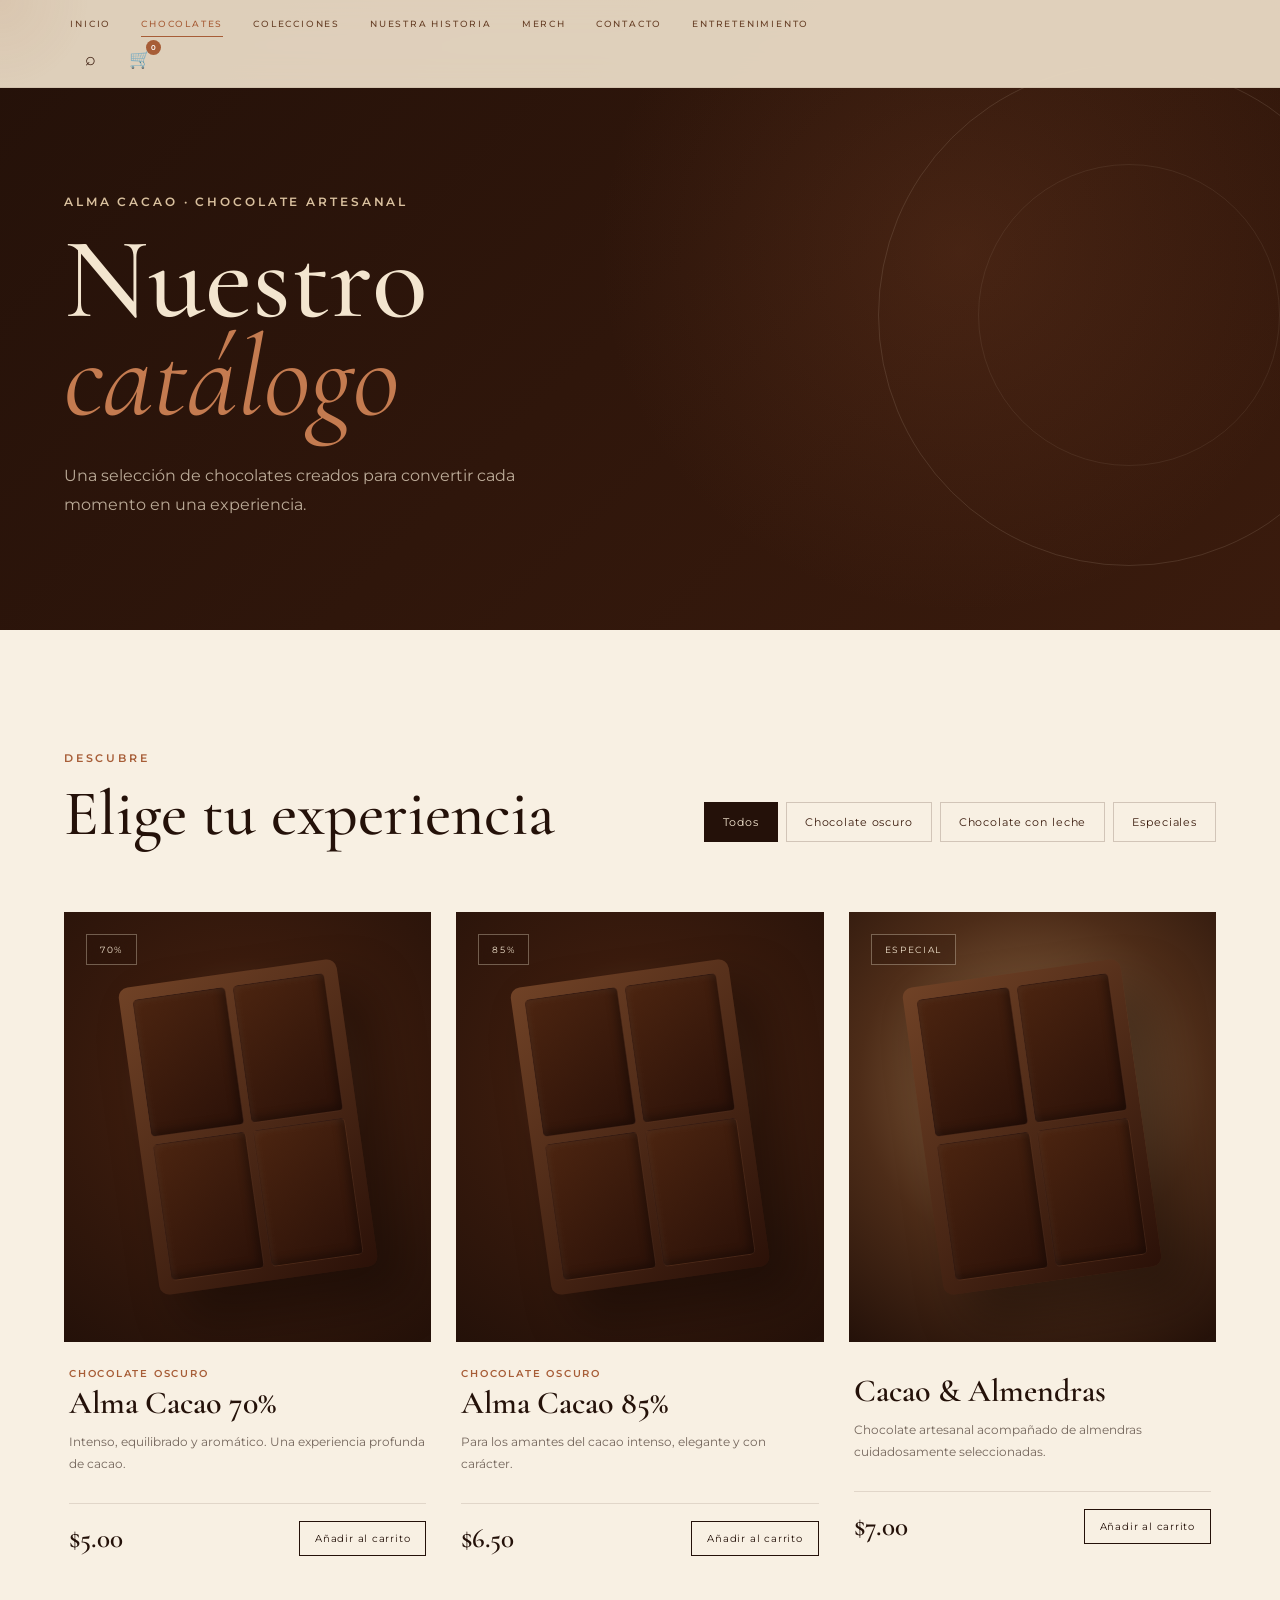
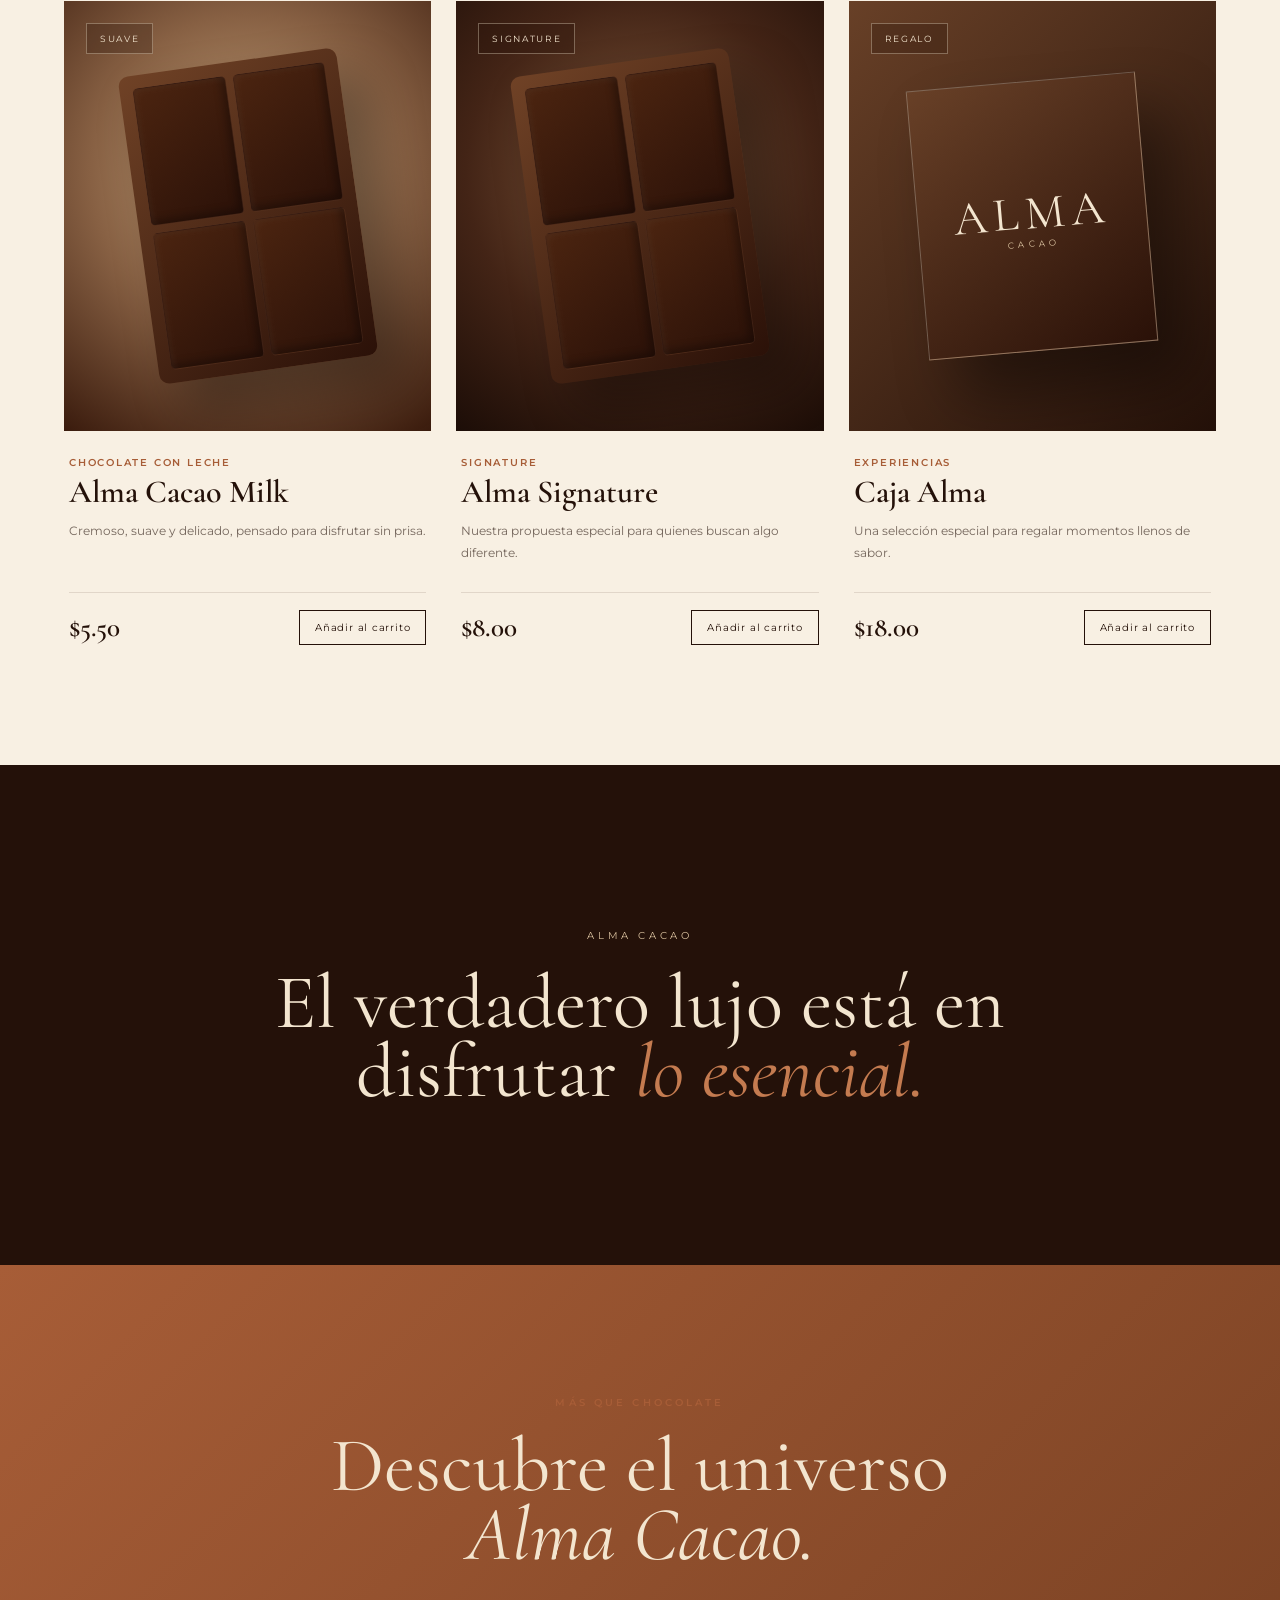
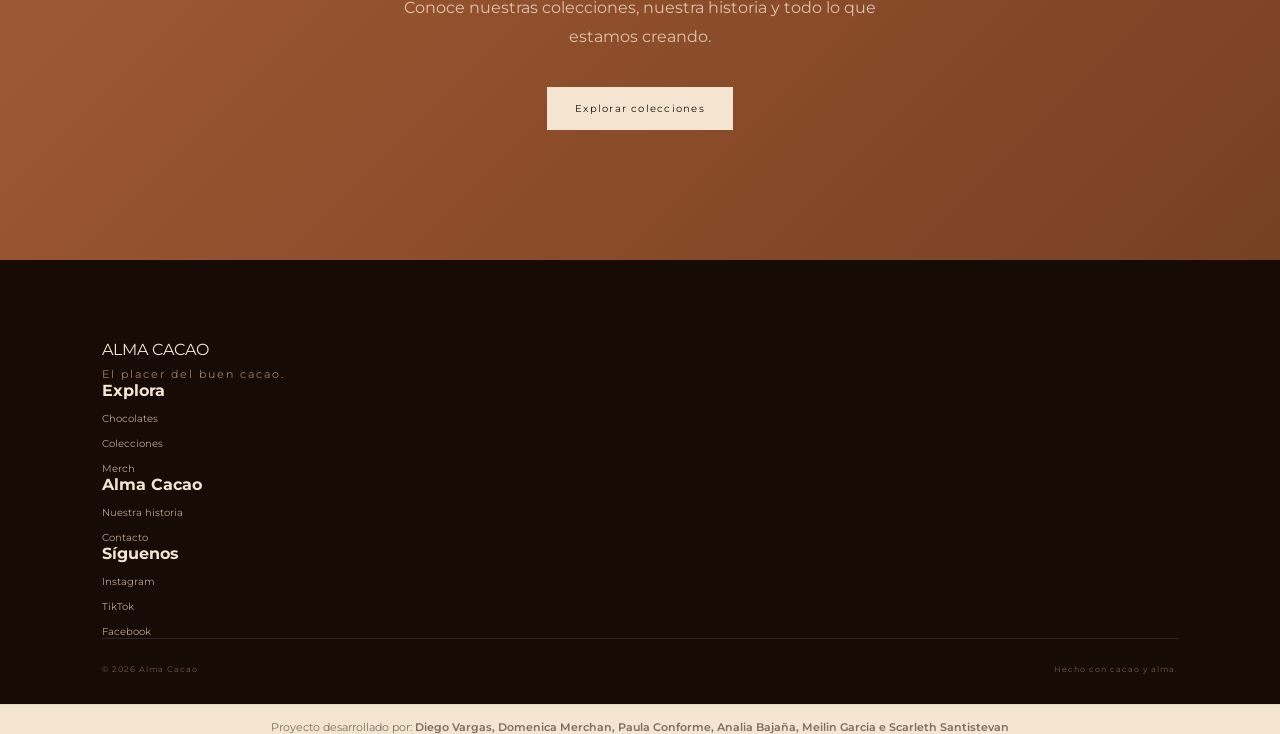
<file: Catalogo.html>
<!DOCTYPE html>
<html lang="es">

<head>

    <meta charset="UTF-8">

    <meta
        name="viewport"
        content="width=device-width, initial-scale=1.0"
    >

    <title>Catálogo | Alma Cacao</title>

    <meta
        name="description"
        content="Descubre el catálogo de chocolates Alma Cacao."
    >

    <link rel="preconnect" href="https://fonts.googleapis.com">

    <link rel="preconnect"
          href="https://fonts.gstatic.com"
          crossorigin>

    <link
        href="https://fonts.googleapis.com/css2?family=Cormorant+Garamond:wght@400;500;600;700&family=Montserrat:wght@300;400;500;600;700&display=swap"
        rel="stylesheet"
    >


    <link rel="stylesheet" href="Style.css">
</head>


<body>


<div class="cursor-glow"></div>

<header class="navbar">

    <div class="nav-container">

        <a href="index.html" class="logo">

        </a>

         <nav class="desktop-menu">
         <a href="index.html">Inicio</a>
         <a href="Catalogo.html" class="active">Chocolates</a>       
         <a href="colecciones.html">Colecciones</a>
         <a href="historia.html">Nuestra historia</a>
         <a href="merch.html">Merch</a>
        <a href="contacto.html">Contacto</a>
        <a href="juego.html">Entretenimiento</a>
    </nav>

        <div class="nav-actions">
        <button class="nav-icon" onclick="openSearch()" aria-label="Buscar">⌕</button>
        
        <button class="nav-icon cart-trigger" onclick="openCart()" aria-label="Carrito">
            🛒 <span id="cart-count">0</span>
        </button>

        <button class="menu-button" onclick="toggleMenu()" aria-label="Menú">
            <span></span>
            <span></span>
            <span></span>
        </button>
    </div>


    <div
        class="mobile-menu"
        id="mobile-menu"
    >

        <a href="index.html">
 
        </a>

        <a href="Catalogo.html">
 
        </a>

        <a href="colecciones.html">
 
        </a>

        <a href="historia.html">
 
       </a>

        <a href="merch.html">
 
        </a>

        <a href="contacto.html">
         </a>

    </div>

</header>

<section class="catalog-hero">

    <div class="catalog-hero-content">

        <span class="eyebrow">
            ALMA CACAO · CHOCOLATE ARTESANAL
        </span>

        <h1>
            Nuestro
            <em>catálogo</em>
        </h1>

        <p>
            Una selección de chocolates creados para
            convertir cada momento en una experiencia.
        </p>

    </div>

</section>




<section class="catalog-section">

    <div class="catalog-top">

        <div>

            <span class="eyebrow">
                DESCUBRE
            </span>

            <h2>
                Elige tu experiencia
            </h2>

        </div>


        <div class="catalog-filters">

            <button
                class="filter-btn active"
                onclick="filterProducts('all', this)"
            >
                Todos
            </button>

            <button
                class="filter-btn"
                onclick="filterProducts('dark', this)"
            >
                Chocolate oscuro
            </button>

            <button
                class="filter-btn"
                onclick="filterProducts('milk', this)"
            >
                Chocolate con leche
            </button>

            <button
                class="filter-btn"
                onclick="filterProducts('special', this)"
            >
                Especiales
            </button>

        </div>

    </div>


    <div class="catalog-grid" id="catalog-grid">



        <article
            class="catalog-product"
            data-category="dark"
        >

            <div class="product-visual product-dark">

                <span class="product-label">
                    70%
                </span>

                <div class="chocolate-bar">

                    <div></div>
                    <div></div>
                    <div></div>
                    <div></div>

                </div>

            </div>


            <div class="catalog-product-info">

                <span class="product-category">
                    CHOCOLATE OSCURO
                </span>

                <h3>
                    Alma Cacao 70%
                </h3>

                <p>
                    Intenso, equilibrado y aromático.
                    Una experiencia profunda de cacao.
                </p>


                <div class="product-bottom">

                    <strong>
                        $5.00
                    </strong>

                    <button
                        onclick="addToCart('Alma Cacao 70%', 5)"
                    >
                        Añadir al carrito
                    </button>

                </div>

            </div>

        </article>




        <article
            class="catalog-product"
            data-category="dark"
        >

            <div class="product-visual product-dark">

                <span class="product-label">
                    85%
                </span>

                <div class="chocolate-bar">

                    <div></div>
                    <div></div>
                    <div></div>
                    <div></div>

                </div>

            </div>


            <div class="catalog-product-info">

                <span class="product-category">
                    CHOCOLATE OSCURO
                </span>

                <h3>
                    Alma Cacao 85%
                </h3>

                <p>
                    Para los amantes del cacao intenso,
                    elegante y con carácter.
                </p>


                <div class="product-bottom">

                    <strong>
                        $6.50
                    </strong>

                    <button
                        onclick="addToCart('Alma Cacao 85%', 6.5)"
                    >
                        Añadir al carrito
                    </button>

                </div>

            </div>

        </article>





        <article
            class="catalog-product"
            data-category="special"
        >

            <div class="product-visual product-almond">

                <span class="product-label">
                    ESPECIAL
                </span>

                <div class="chocolate-bar">

                    <div></div>
                    <div></div>
                    <div></div>
                    <div></div>

                </div>

            </div>


            <div class="catalog-product-info">

                <span class="product-category">
                </span>

                <h3>
                   Cacao & Almendras
                </h3>

                <p>
                    Chocolate artesanal acompañado
                    de almendras cuidadosamente seleccionadas.
                </p>


                <div class="product-bottom">

                    <strong>
                        $7.00
                    </strong>

                    <button
                        onclick="addToCart('Cacao & Almendras', 7)"
                    >
                        Añadir al carrito
                    </button>

                </div>

            </div>

        </article>




        <article
           class="catalog-product"
            data-category="milk"
        >

            <div class="product-visual product-milk">

                <span class="product-label">
                    SUAVE
                </span>

                <div class="chocolate-bar">

                    <div></div>
                    <div></div>
                    <div></div>
                    <div></div>

                </div>

            </div>


            <div class="catalog-product-info">

                <span class="product-category">
                    CHOCOLATE CON LECHE
                </span>

                <h3>
                    Alma Cacao Milk
                </h3>

                <p>
                    Cremoso, suave y delicado,
                    pensado para disfrutar sin prisa.
                </p>


                <div class="product-bottom">

                    <strong>
                        $5.50
                    </strong>

                    <button
                        onclick="addToCart('Alma Cacao Milk', 5.5)"
                    >
                        Añadir al carrito
                    </button>

                </div>

            </div>

        </article>




        <article
            class="catalog-product"
            data-category="special"
        >

            <div class="product-visual product-special">

                <span class="product-label">
                    SIGNATURE
                </span>

                <div class="chocolate-bar">

                    <div></div>
                    <div></div>
                    <div></div>
                    <div></div>

                </div>

            </div>


            <div class="catalog-product-info">

                <span class="product-category">
                    SIGNATURE
                </span>

                <h3>
                    Alma Signature
                </h3>

                <p>
                    Nuestra propuesta especial para
                    quienes buscan algo diferente.
                </p>


                <div class="product-bottom">

                    <strong>
                        $8.00
                    </strong>

                    <button
                        onclick="addToCart('Alma Signature', 8)"
                    >
                        Añadir al carrito
                    </button>

                </div>

            </div>

        </article>




        <article
            class="catalog-product"
            data-category="special"
        >

            <div class="product-visual product-gift">

                <span class="product-label">
                    REGALO
                </span>

                <div class="chocolate-box">

                    <span>
                        ALMA
                    </span>

                    <small>
                        CACAO
                    </small>

                </div>

            </div>


            <div class="catalog-product-info">

                <span class="product-category">
                    EXPERIENCIAS
                </span>

                <h3>
                    Caja Alma
                </h3>

                <p>
                    Una selección especial para regalar
                    momentos llenos de sabor.
                </p>


                <div class="product-bottom">

                    <strong>
                        $18.00
                    </strong>

                    <button
                        onclick="addToCart('Caja Alma', 18)"
                    >
                        Añadir al carrito
                    </button>

                </div>

            </div>

        </article>

    </div>

</section>




<section class="catalog-quote">

    <div>

        <span>
            ALMA CACAO
        </span>

        <h2>
            El verdadero lujo
            está en disfrutar
            <em>lo esencial.</em>
        </h2>

    </div>

</section>



<section class="catalog-cta">

    <div>

        <span class="eyebrow">
            MÁS QUE CHOCOLATE
        </span>

        <h2>
            Descubre el universo
            <em>Alma Cacao.</em>
        </h2>

        <p>
            Conoce nuestras colecciones,
            nuestra historia y todo lo que
            estamos creando.
        </p>

        <a
            href="colecciones.html"
            class="btn btn-light"
        >
            Explorar colecciones
        </a>

    </div>

</section>



<footer class="footer">

    <div class="footer-container">


        <div class="footer-brand">

            <div class="logo">

                <span class="logo-main">
                    ALMA
                </span>

                <span class="logo-sub">
                    CACAO
                </span>

            </div>

            <p>
                El placer del buen cacao.
            </p>

        </div>


        <div class="footer-column">

            <h4>
                Explora
            </h4>

            <a href="catalogo.html">
                Chocolates
            </a>

            <a href="colecciones.html">
                Colecciones
            </a>

            <a href="merch.html">
                Merch
            </a>

        </div>


        <div class="footer-column">

            <h4>
                Alma Cacao
            </h4>

            <a href="historia.html">
                Nuestra historia
            </a>

            <a href="contacto.html">
                Contacto
            </a>

        </div>


        <div class="footer-column">

            <h4>
                Síguenos
            </h4>

            <a href="#">
                Instagram
            </a>

            <a href="#">
                TikTok
            </a>

            <a href="#">
                Facebook
            </a>

        </div>

    </div>


    <div class="footer-bottom">

        <span>
            © 2026 Alma Cacao
        </span>

        <span>
            Hecho con cacao y alma.
        </span>

    </div>

</footer>





<div
    class="search-overlay"
    id="search-overlay"
>

    <button
        class="search-close"
        onclick="closeSearch()"
    >
        ×
    </button>


    <div class="search-content">

        <span>
            BUSCAR EN ALMA CACAO
        </span>

        <input
            type="text"
            id="search-input"
            placeholder="¿Qué estás buscando?"
        >

    </div>

</div>




<div
    class="cart-overlay"
    id="cart-overlay"
></div>


<aside
    class="cart-panel"
    id="cart-panel"
>

    <div class="cart-header">

        <div>

            <span>
                TU PEDIDO
            </span>

            <h2>
                Carrito
            </h2>

        </div>


        <button
            onclick="closeCart()"
            class="cart-close"
        >
            ×
        </button>

    </div>


    <div
        class="cart-items"
        id="cart-items"
    >
    </div>


    <div class="cart-footer">

        <div class="cart-total">

            <span>
                Total
            </span>

            <strong id="cart-total">
                $0.00
            </strong>

        </div>


        <button
            class="checkout-btn"
            onclick="checkout()"
        >
            Finalizar pedido por WhatsApp
        </button>

    </div>

</aside>



<script src="app.js"></script>


<script>

function filterProducts(category, button) {

    const products =
        document.querySelectorAll(".catalog-product");

    const buttons =
        document.querySelectorAll(".filter-btn");



    buttons.forEach(btn => {

        btn.classList.remove("active");

    });


    button.classList.add("active");



    products.forEach(product => {

        const productCategory =
            product.dataset.category;


        if (
            category === "all" ||
            productCategory === category
        ) {

            product.style.display = "block";

            setTimeout(() => {

                product.style.opacity = "1";
                product.style.transform = "translateY(0)";

            }, 30);

        } else {

            product.style.opacity = "0";
            product.style.transform = "translateY(20px)";

            setTimeout(() => {

                product.style.display = "none";

            }, 250);

        }

    });

}

</script>


</body>

</html>

<div class="footer-team">
    <p>Proyecto desarrollado por: <span>Diego Vargas, Domenica Merchan, Paula Conforme, Analia Bajaña, Meilin Garcia e Scarleth Santistevan</span></p>
</file>
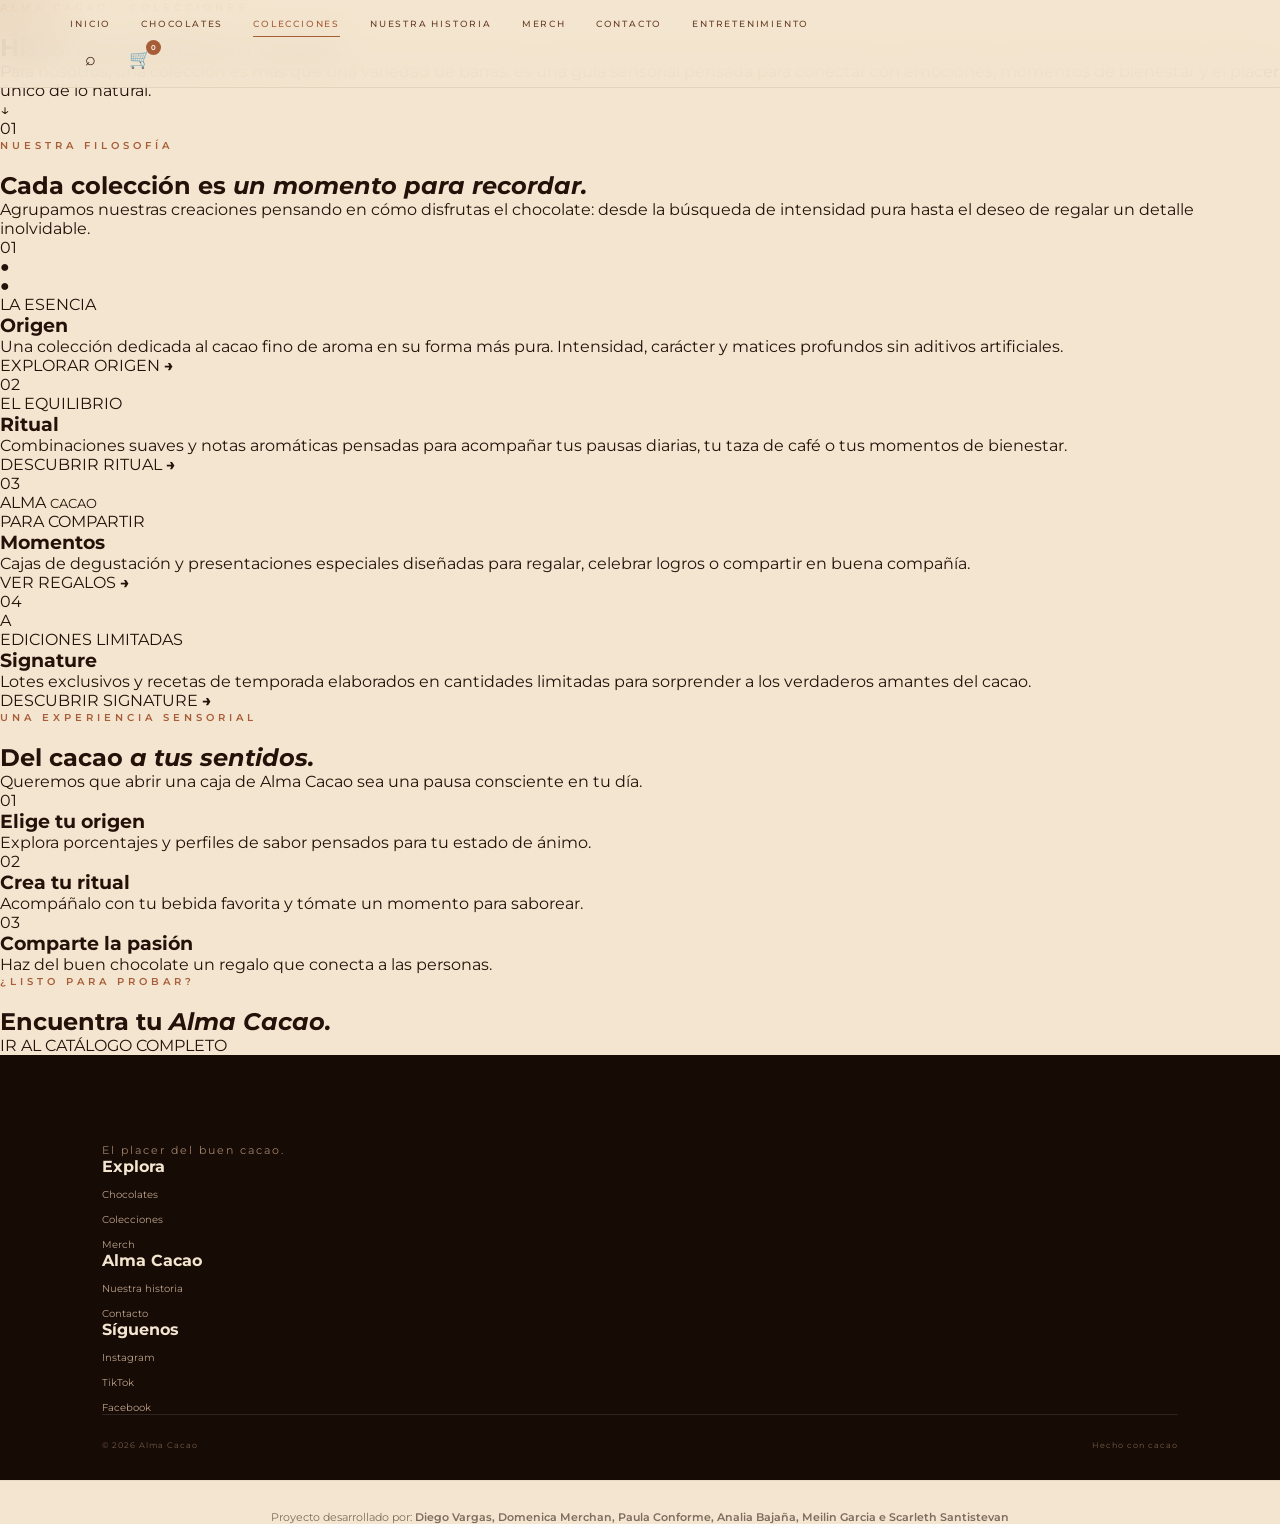
<file: colecciones.html>
<!DOCTYPE html>
<html lang="es">

<head>
    <meta charset="UTF-8">
    <meta name="viewport" content="width=device-width, initial-scale=1.0">
    <title>Colecciones | Alma Cacao</title>
    <meta name="description" content="Descubre las colecciones exclusivas de Alma Cacao. Historias y experiencias nacidas del mejor cacao.">

    <!-- Google Fonts -->
    <link rel="preconnect" href="https://fonts.googleapis.com">
    <link rel="preconnect" href="https://fonts.gstatic.com" crossorigin>
    <link href="https://fonts.googleapis.com/css2?family=Cormorant+Garamond:wght@400;500;600;700&family=Montserrat:wght@300;400;500;600;700&display=swap" rel="stylesheet">

    <!-- Hoja de estilos -->
    <link rel="stylesheet" href="Style.css">
</head>

<body>

<div class="cursor-glow"></div>

<header class="navbar">
    <div class="nav-container">
        <a href="index.html" class="logo">
        </a>

        <nav class="desktop-menu">
            <a href="index.html">Inicio</a>
            <a href="Catalogo.html">Chocolates</a>
            <a href="colecciones.html" class="active">Colecciones</a>
            <a href="historia.html">Nuestra historia</a>
            <a href="merch.html">Merch</a>
            <a href="contacto.html">Contacto</a>
              <a href="juego.html">Entretenimiento</a>
        </nav>

         <div class="nav-actions">
        <button class="nav-icon" onclick="openSearch()" aria-label="Buscar">⌕</button>
        
        <button class="nav-icon cart-trigger" onclick="openCart()" aria-label="Carrito">
            🛒 <span id="cart-count">0</span>
        </button>

        <button class="menu-button" onclick="toggleMenu()" aria-label="Menú">
            <span></span>
            <span></span>
            <span></span>
        </button>
    </div>
</header>

<main>
    <section class="collections-hero">
        <div class="collections-hero-content">
            <span class="eyebrow">ALMA CACAO · COLECCIONES</span>
            <h1>Historias escritas <em>en cacao.</em></h1>
            <p>
                Para nosotros, una colección es más que una variedad de barras: es una guía sensorial pensada para conectar con emociones, momentos de bienestar y el placer único de lo natural.
            </p>
            <a href="#collections" class="collection-scroll">
                <span>↓</span>
            </a>
        </div>

        <div class="hero-cacao-orb">
            <div class="orb-inner"></div>
        </div>
    </section>

        <section class="collections-intro">
        <div class="intro-number">01</div>
        <div class="intro-content">
            <span class="eyebrow">NUESTRA FILOSOFÍA</span>
            <h2>Cada colección es <em>un momento para recordar.</em></h2>
            <p>
                Agrupamos nuestras creaciones pensando en cómo disfrutas el chocolate: desde la búsqueda de intensidad pura hasta el deseo de regalar un detalle inolvidable.
            </p>
        </div>
    </section>

        <section class="collections-section" id="collections">
        
        <article class="collection-card collection-one">
            <div class="collection-number">01</div>
            <div class="collection-visual">
                <div class="floating-cacao cacao-one">●</div>
                <div class="floating-cacao cacao-two">●</div>
                <div class="collection-chocolate">
                </div>
            </div>
            <div class="collection-info">
                <span>LA ESENCIA</span>
                <h3>Origen</h3>
                <p>
                    Una colección dedicada al cacao fino de aroma en su forma más pura. Intensidad, carácter y matices profundos sin aditivos artificiales.
                </p>
                <a href="Catalogo.html">EXPLORAR ORIGEN <b>→</b></a>
            </div>
        </article>

        <article class="collection-card collection-two">
            <div class="collection-number">02</div>
            <div class="collection-visual">
                <div class="collection-chocolate light">
                    <div></div><div></div><div></div><div></div>
                </div>
                <div class="gold-circle"></div>
            </div>
            <div class="collection-info">
                <span>EL EQUILIBRIO</span>
                <h3>Ritual</h3>
                <p>
                    Combinaciones suaves y notas aromáticas pensadas para acompañar tus pausas diarias, tu taza de café o tus momentos de bienestar.
                </p>
                <a href="Catalogo.html">DESCUBRIR RITUAL <b>→</b></a>
            </div>
        </article>

        <article class="collection-card collection-three">
            <div class="collection-number">03</div>
            <div class="collection-visual">
                <div class="gift-box">
                    <span>ALMA</span>
                    <small>CACAO</small>
                </div>
                <div class="ribbon"></div>
            </div>
            <div class="collection-info">
                <span>PARA COMPARTIR</span>
                <h3>Momentos</h3>
                <p>
                    Cajas de degustación y presentaciones especiales diseñadas para regalar, celebrar logros o compartir en buena compañía.
                </p>
                <a href="Catalogo.html">VER REGALOS <b>→</b></a>
            </div>
        </article>
        
        <article class="collection-card collection-four">
            <div class="collection-number">04</div>
            <div class="collection-visual">
                <div class="signature-circle">
                    <span>A</span>
                </div>
                <div class="signature-line"></div>
            </div>
            <div class="collection-info">
                <span>EDICIONES LIMITADAS</span>
                <h3>Signature</h3>
                <p>
                    Lotes exclusivos y recetas de temporada elaborados en cantidades limitadas para sorprender a los verdaderos amantes del cacao.
                </p>
                <a href="Catalogo.html">DESCUBRIR SIGNATURE <b>→</b></a>
            </div>
        </article>

    </section>

    <section class="collection-experience">
        <div class="experience-content">
            <span class="eyebrow">UNA EXPERIENCIA SENSORIAL</span>
            <h2>Del cacao <em>a tus sentidos.</em></h2>
            <p>Queremos que abrir una caja de Alma Cacao sea una pausa consciente en tu día.</p>
        </div>

        <div class="experience-steps">
            <div class="experience-step">
                <span>01</span>
                <h3>Elige tu origen</h3>
                <p>Explora porcentajes y perfiles de sabor pensados para tu estado de ánimo.</p>
            </div>
            <div class="experience-step">
                <span>02</span>
                <h3>Crea tu ritual</h3>
                <p>Acompáñalo con tu bebida favorita y tómate un momento para saborear.</p>
            </div>
            <div class="experience-step">
                <span>03</span>
                <h3>Comparte la pasión</h3>
                <p>Haz del buen chocolate un regalo que conecta a las personas.</p>
            </div>
        </div>
    </section>

    <section class="collections-cta">
        <div>
            <span class="eyebrow">¿LISTO PARA PROBAR?</span>
            <h2>Encuentra tu <em>Alma Cacao.</em></h2>
            <a href="Catalogo.html" class="collection-cta-button">IR AL CATÁLOGO COMPLETO</a>
        </div>
    </section>
</main>

<footer class="footer">
    <div class="footer-container">
        <div class="footer-brand">
            <div class="logo">
            </div>
            <p>El placer del buen cacao.</p>
        </div>

        <div class="footer-column">
            <h4>Explora</h4>
            <a href="Catalogo.html">Chocolates</a>
            <a href="colecciones.html">Colecciones</a>
            <a href="merch.html">Merch</a>
        </div>

        <div class="footer-column">
            <h4>Alma Cacao</h4>
            <a href="historia.html">Nuestra historia</a>
            <a href="contacto.html">Contacto</a>
        </div>

        <div class="footer-column">
            <h4>Síguenos</h4>
            <a href="#">Instagram</a>
            <a href="#">TikTok</a>
            <a href="#">Facebook</a>
        </div>
    </div>

    <div class="footer-bottom">
        <span>© 2026 Alma Cacao</span>
        <span>Hecho con cacao</span>
    </div>
</footer>

<div class="search-overlay" id="search-overlay">
    <button class="search-close" onclick="closeSearch()" aria-label="Cerrar">×</button>
    <div class="search-content">
        <span>BUSCAR EN ALMA CACAO</span>
        <input type="text" id="search-input" placeholder="¿Qué estás buscando?">
    </div>
</div>

<div class="cart-overlay" id="cart-overlay" onclick="closeCart()"></div>

<aside class="cart-panel" id="cart-panel">
    <div class="cart-header">
        <div>
            <span>TU PEDIDO</span>
            <h2>Carrito</h2>
        </div>
        <button onclick="closeCart()" class="cart-close" aria-label="Cerrar">×</button>
    </div>

    <div class="cart-items" id="cart-items"></div>

    <div class="cart-footer">
        <div class="cart-total">
            <span>Total</span>
            <strong id="cart-total">$0.00</strong>
        </div>
        <button class="checkout-btn" onclick="checkout()">Finalizar pedido por WhatsApp</button>
    </div>
</aside>

<script src="app.js"></script>

</body>
</html>
<div class="footer-team">
    <p>Proyecto desarrollado por: <span>Diego Vargas, Domenica Merchan, Paula Conforme, Analia Bajaña, Meilin Garcia e Scarleth Santistevan</span></p>
</file>
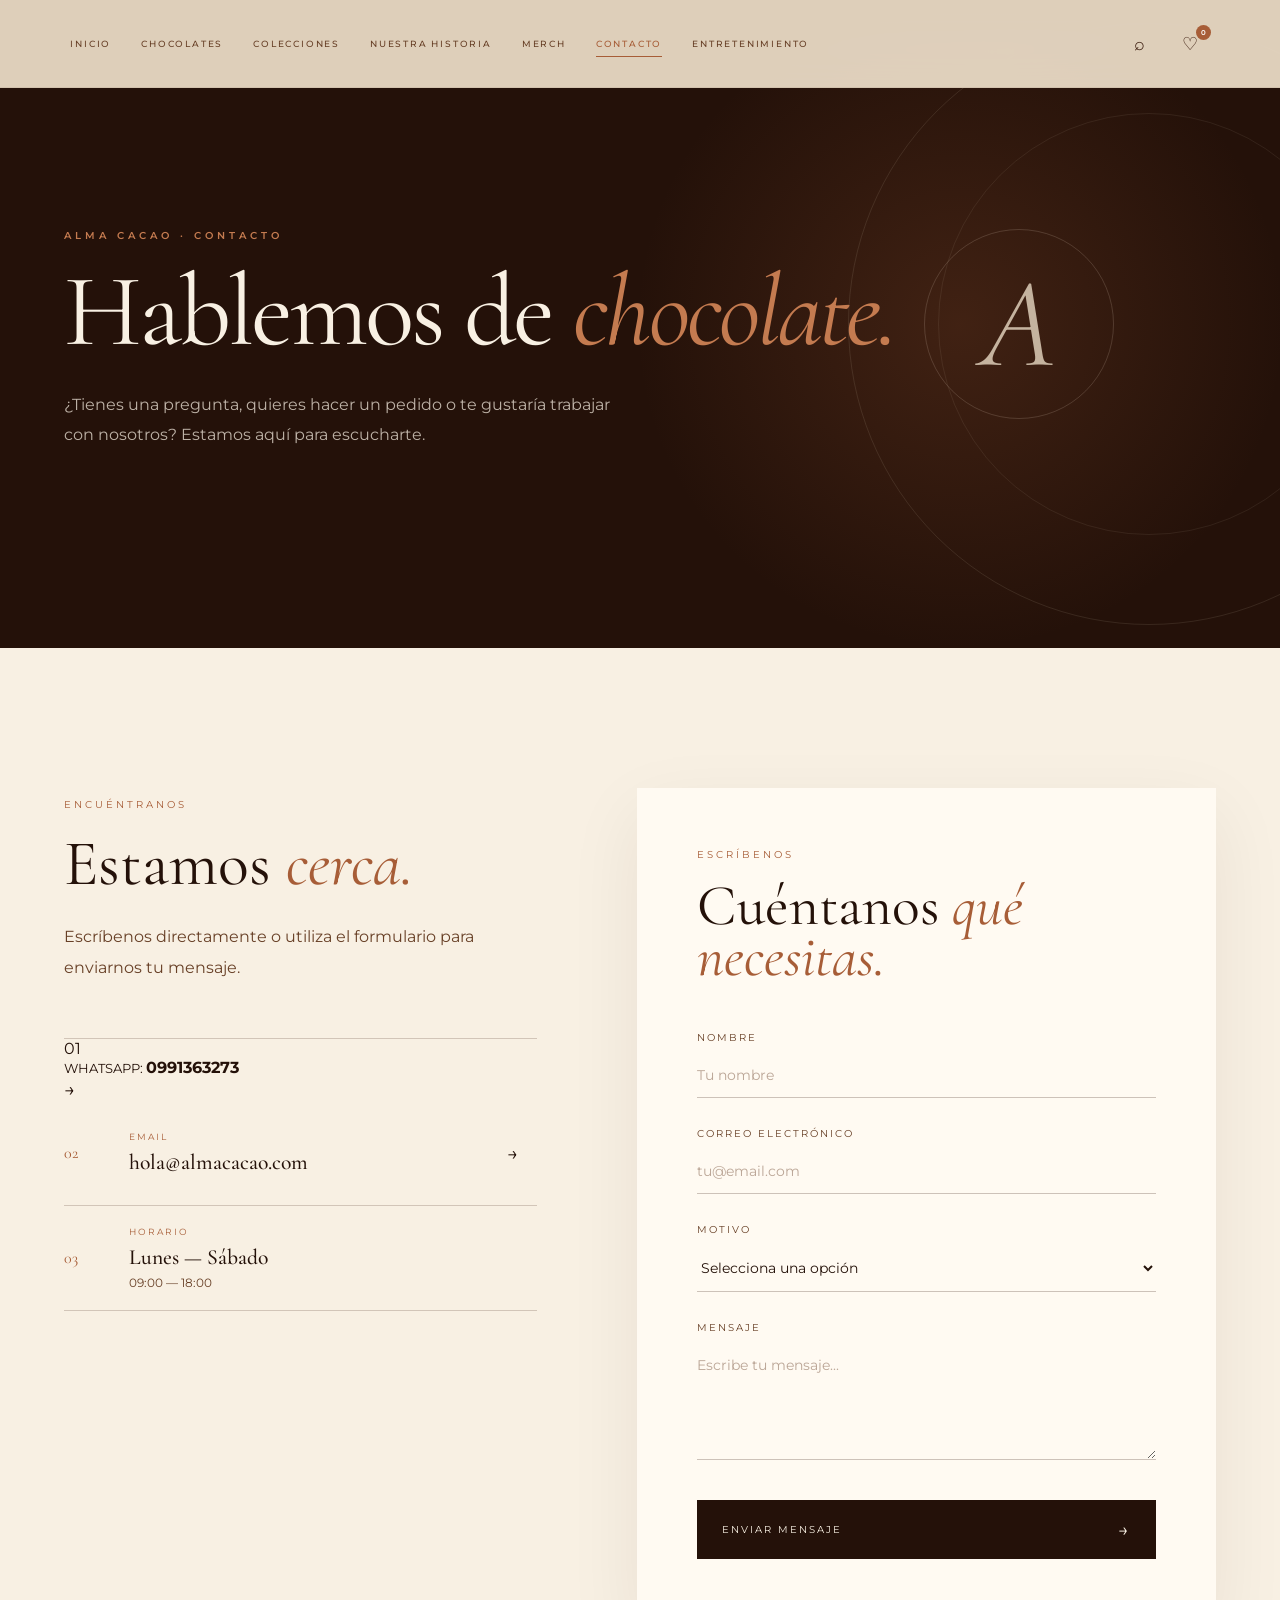
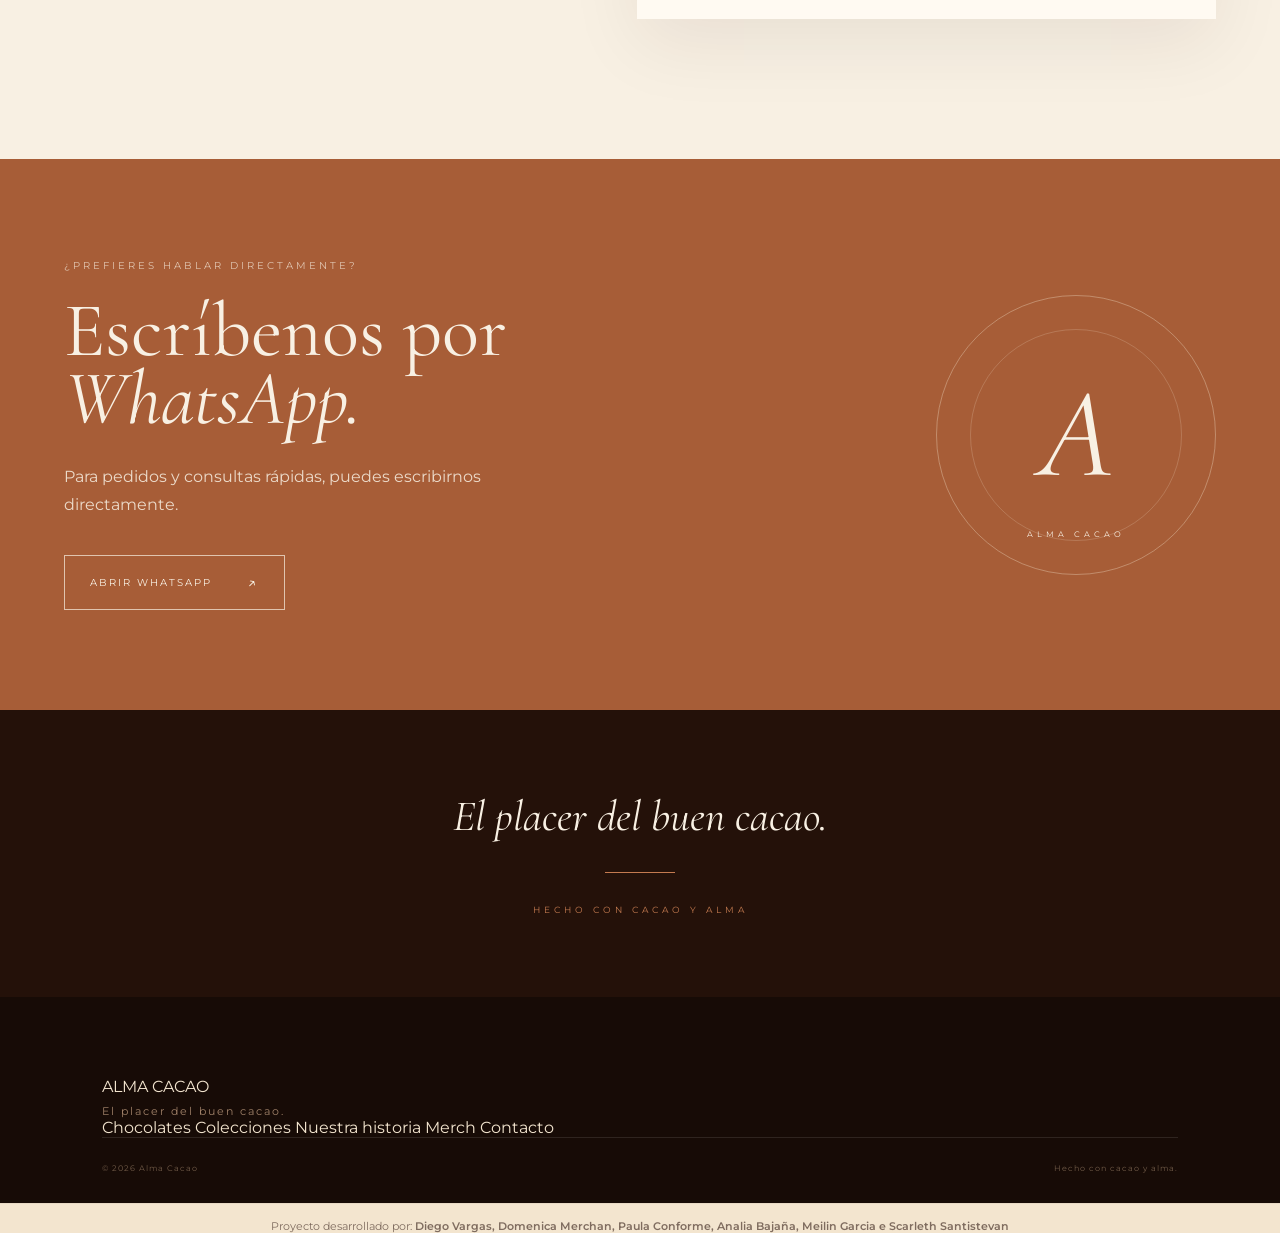
<file: contacto.html>
<!DOCTYPE html>
<html lang="es">
<head>
    <meta charset="UTF-8">
    <meta name="viewport" content="width=device-width, initial-scale=1.0">

    <title>Contacto | Alma Cacao</title>

    <meta
        name="description"
        content="Ponte en contacto con Alma Cacao. Estamos aquí para ayudarte con pedidos, productos, eventos y colaboraciones."
    >

    <link rel="preconnect" href="https://fonts.googleapis.com">
    <link rel="preconnect" href="https://fonts.gstatic.com" crossorigin>

    <link
        href="https://fonts.googleapis.com/css2?family=Cormorant+Garamond:ital,wght@0,400;0,500;0,600;1,400;1,500&family=Montserrat:wght@300;400;500;600&display=swap"
        rel="stylesheet"
    >

    <link rel="stylesheet" href="Style.css">
</head>

<body>

   <header class="navbar">
    
         <nav class="desktop-menu">
         <a href="index.html">Inicio</a>
         <a href="Catalogo.html">Chocolates</a>       
         <a href="colecciones.html">Colecciones</a>
         <a href="historia.html">Nuestra historia</a>
         <a href="merch.html">Merch</a>
         <a href="contacto.html" class="active">Contacto</a>
           <a href="juego.html">Entretenimiento</a>
    </nav>


        <div class="nav-actions">

            <button
                class="nav-icon"
                onclick="openSearch()"
                aria-label="Buscar"
            >
                ⌕
            </button>

            <button
                class="nav-icon cart-button"
                onclick="openCart()"
                aria-label="Carrito"
            >
                ♡
                <span id="cart-count">0</span>
            </button>

            <button
                class="menu-button"
                onclick="toggleMenu()"
                aria-label="Abrir menú"
            >
                <span></span>
                <span></span>
            </button>

        </div>

    </header>
 
    <main>

        <section class="contact-hero">

            <div class="contact-hero-content">

                <span class="eyebrow">
                    ALMA CACAO · CONTACTO
                </span>

                <h1>
                    Hablemos de
                    <em>chocolate.</em>
                </h1>

                <p>
                    ¿Tienes una pregunta, quieres hacer un pedido
                    o te gustaría trabajar con nosotros?
                    Estamos aquí para escucharte.
                </p>

            </div>

            <div class="contact-hero-mark">
                A
            </div>

        </section>


        <section class="contact-main">

            <div class="contact-info">

                <span class="section-label">
                    ENCUÉNTRANOS
                </span>

                <h2>
                    Estamos
                    <em>cerca.</em>
                </h2>

                <p>
                    Escríbenos directamente o utiliza el formulario
                    para enviarnos tu mensaje.
                </p>


                <div class="contact-details >

                    <span class="contact-detail-number"> 

                    </div>
                            01
                        </span>

                        <div>
                            <small>
                                WHATSAPP: 
                            </small>

                            <strong>
                                  0991363273
                            </strong>
                        </div>

                        <span class="contact-arrow">
                            →
                        </span>


                    <a
                        href="mailto:hola@almacacao.com"
                        class="contact-detail"
                    >

                        <span class="contact-detail-number">
                            02
                        </span>

                        <div>
                            <small>
                                EMAIL
                            </small>

                            <strong>
                                hola@almacacao.com
                            </strong>
                        </div>

                        <span class="contact-arrow">
                            →
                        </span>

                    </a>


                    <div class="contact-detail">

                        <span class="contact-detail-number">
                            03
                        </span>

                        <div>
                            <small>
                                HORARIO
                            </small>

                            <strong>
                                Lunes — Sábado
                            </strong>

                            <span class="contact-time">
                                09:00 — 18:00
                            </span>
                        </div>

                    </div>

                </div>

            </div>


            <div class="contact-form-wrapper">

                <span class="section-label">
                    ESCRÍBENOS
                </span>

                <h2>
                    Cuéntanos
                    <em>qué necesitas.</em>
                </h2>

                <form
                    class="contact-form"
                    onsubmit="sendContactMessage(event)"
                >

                    <div class="form-group">

                        <label for="contact-name">
                            Nombre
                        </label>

                        <input
                            type="text"
                            id="contact-name"
                            name="name"
                            placeholder="Tu nombre"
                            required
                        >

                    </div>


                    <div class="form-group">

                        <label for="contact-email">
                            Correo electrónico
                        </label>

                        <input
                            type="email"
                            id="contact-email"
                            name="email"
                            placeholder="tu@email.com"
                            required
                        >

                    </div>


                    <div class="form-group">

                        <label for="contact-subject">
                            Motivo
                        </label>

                        <select
                            id="contact-subject"
                            name="subject"
                            required
                        >

                            <option value="">
                                Selecciona una opción
                            </option>

                            <option value="pedido">
                                Quiero hacer un pedido
                            </option>

                            <option value="productos">
                                Información sobre productos
                            </option>

                            <option value="eventos">
                                Eventos o regalos corporativos
                            </option>

                            <option value="colaboracion">
                                Quiero colaborar con Alma Cacao
                            </option>

                            <option value="otro">
                                Otro
                            </option>

                        </select>

                    </div>


                    <div class="form-group">

                        <label for="contact-message">
                            Mensaje
                        </label>

                        <textarea
                            id="contact-message"
                            name="message"
                            rows="5"
                            placeholder="Escribe tu mensaje..."
                            required
                        ></textarea>

                    </div>


                    <button
                        type="submit"
                        class="contact-submit"
                    >
                        Enviar mensaje
                        <span>→</span>
                    </button>

                </form>

            </div>

        </section>


        <section class="contact-whatsapp">

            <div class="contact-whatsapp-content">

                <span class="section-label">
                    ¿PREFIERES HABLAR DIRECTAMENTE?
                </span>

                <h2>
                    Escríbenos por
                    <em>WhatsApp.</em>
                </h2>

                <p>
                    Para pedidos y consultas rápidas,
                    puedes escribirnos directamente.
                </p>

                <a
                    href="https://wa.me/0991363273"
                    target="_blank"
                    class="whatsapp-button"
                >
                    Abrir WhatsApp
                    <span>↗</span>
                </a>

            </div>

            <div class="contact-cacao-mark">

                <span>
                    A
                </span>

                <small>
                    ALMA CACAO
                </small>

            </div>

        </section>


       <section class="contact-closing">

            <p>
                El placer del buen cacao.
            </p>

            <div class="closing-line"></div>

            <span>
                HECHO CON CACAO Y ALMA
            </span>

        </section>

    </main>



    <footer class="footer">

        <div class="footer-brand">

            <a href="index.html" class="logo">

                <span class="logo-main">
                    ALMA
                </span>

                <span class="logo-sub">
                    CACAO
                </span>

            </a>

            <p>
                El placer del buen cacao.
            </p>

        </div>


        <div class="footer-links">

            <a href="Catalogo.html">
                Chocolates
            </a>

            <a href="colecciones.html">
                Colecciones
            </a>

            <a href="historia.html">
                Nuestra historia
            </a>

            <a href="merch.html">
                Merch
            </a>

            <a href="contacto.html">
                Contacto
            </a>

        </div>


        <div class="footer-bottom">

            <span>
                © 2026 Alma Cacao
            </span>

            <span>
                Hecho con cacao y alma.
            </span>

        </div>

    </footer>

   <div
        class="search-overlay"
        id="search-overlay"
    >

        <button
            class="search-close"
            onclick="closeSearch()"
        >
            ×
        </button>

        <div class="search-box">

            <span>
                BUSCAR
            </span>

            <input
                type="text"
                id="search-input"
                placeholder="¿Qué estás buscando?"
                autocomplete="off"
            >

        </div>

    </div>


    <div
        class="cart-overlay"
        id="cart-overlay"
        onclick="closeCart()"
    ></div>


    <aside
        class="cart-panel"
        id="cart-panel"
    >

        <div class="cart-header">

            <h2>
                Tu carrito
            </h2>

            <button onclick="closeCart()">
                ×
            </button>

        </div>


        <div
            class="cart-items"
            id="cart-items"
        ></div>


        <div class="cart-footer">

            <div class="cart-total-row">

                <span>
                    Total
                </span>

                <strong id="cart-total">
                    $0.00
                </strong>

            </div>

            <button
                class="checkout-button"
                onclick="checkout()"
            >
                Comprar por WhatsApp
            </button>

        </div>

    </aside>


    <script>

        function sendContactMessage(event) {

            event.preventDefault();

            const name =
                document.getElementById("contact-name").value;

            const email =
                document.getElementById("contact-email").value;

            const subject =
                document.getElementById("contact-subject").value;

            const message =
                document.getElementById("contact-message").value;


            const phone = "593999999999";


            const text =
                `Hola Alma Cacao.%0A%0A` +
                `Mi nombre es: ${name}%0A` +
                `Mi correo: ${email}%0A` +
                `Motivo: ${subject}%0A%0A` +
                `Mensaje:%0A${message}`;


            window.open(
                `https://wa.me/${phone}?text=${text}`,
                "_blank"
            );

        }

    </script>


    <script src="app.js"></script>

</body>
</html>

<div class="footer-team">
    <p>Proyecto desarrollado por: <span>Diego Vargas, Domenica Merchan, Paula Conforme, Analia Bajaña, Meilin Garcia e Scarleth Santistevan</span></p>
</file>
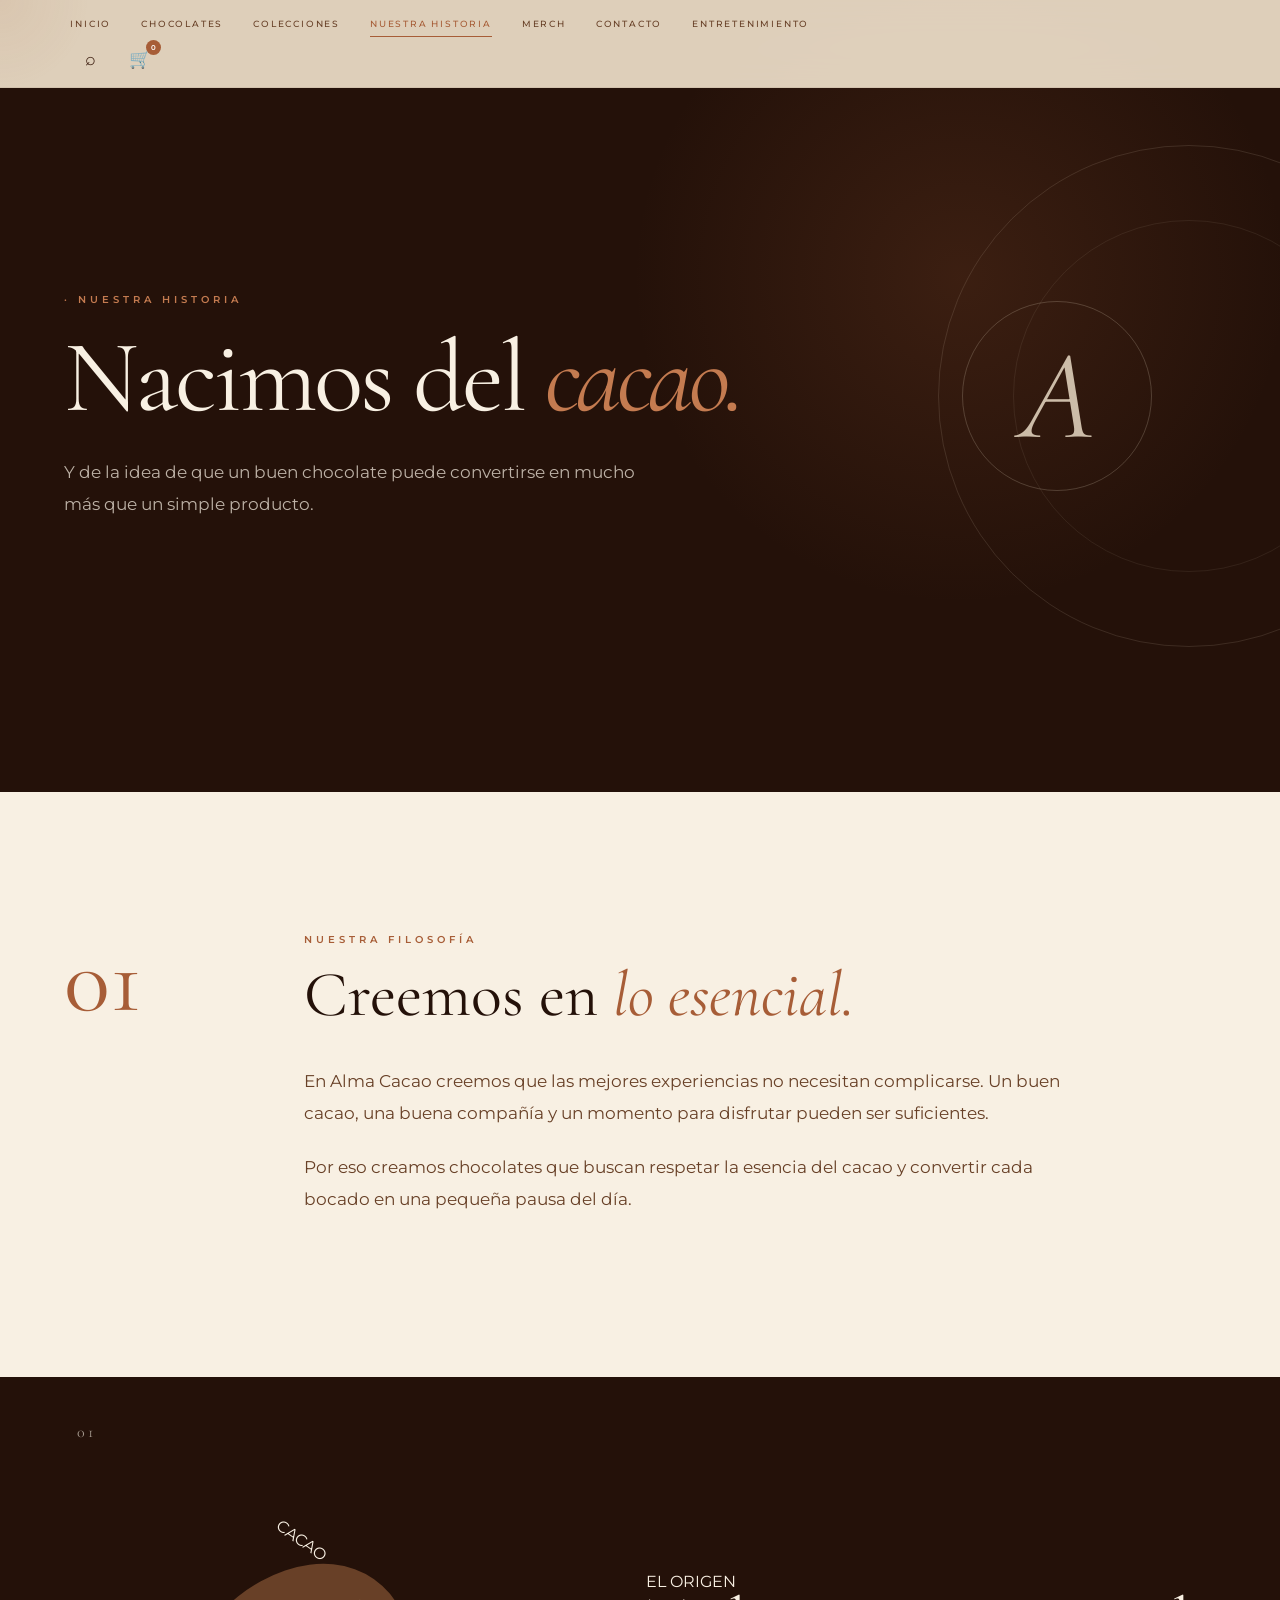
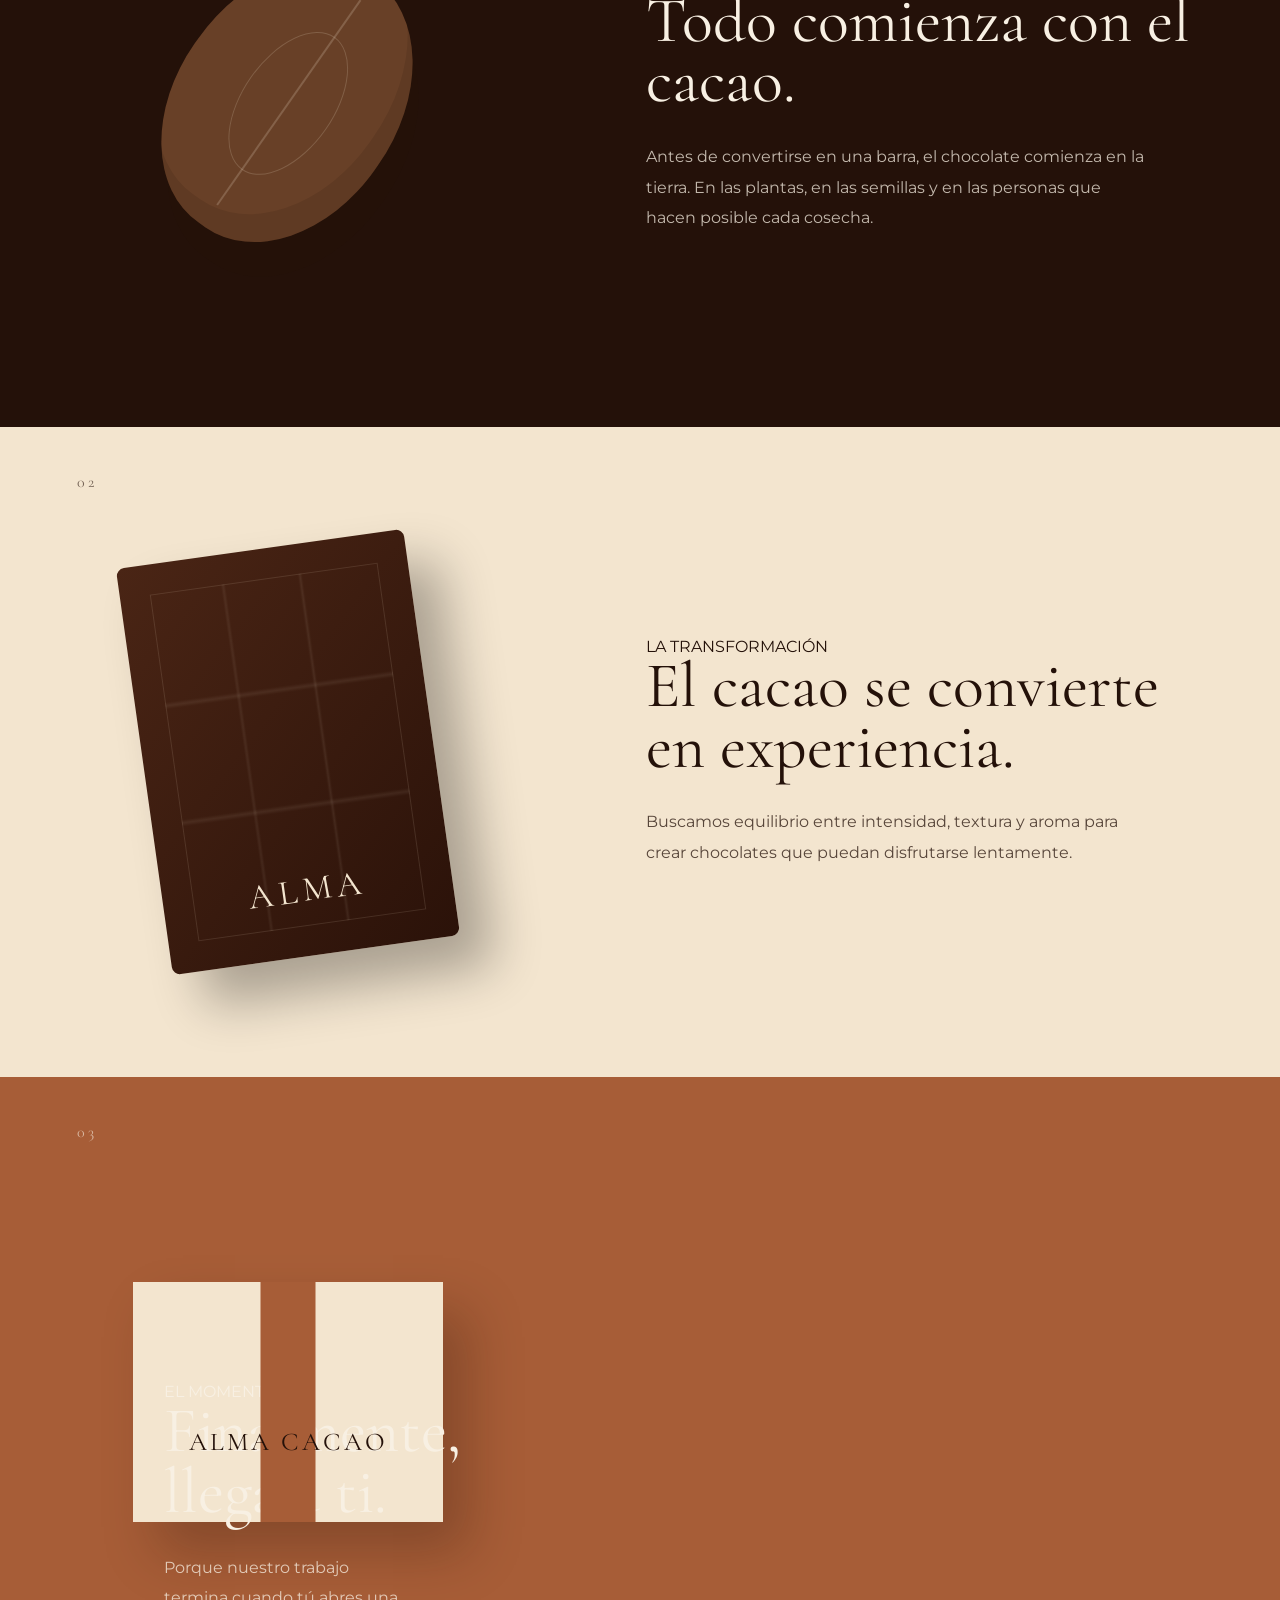
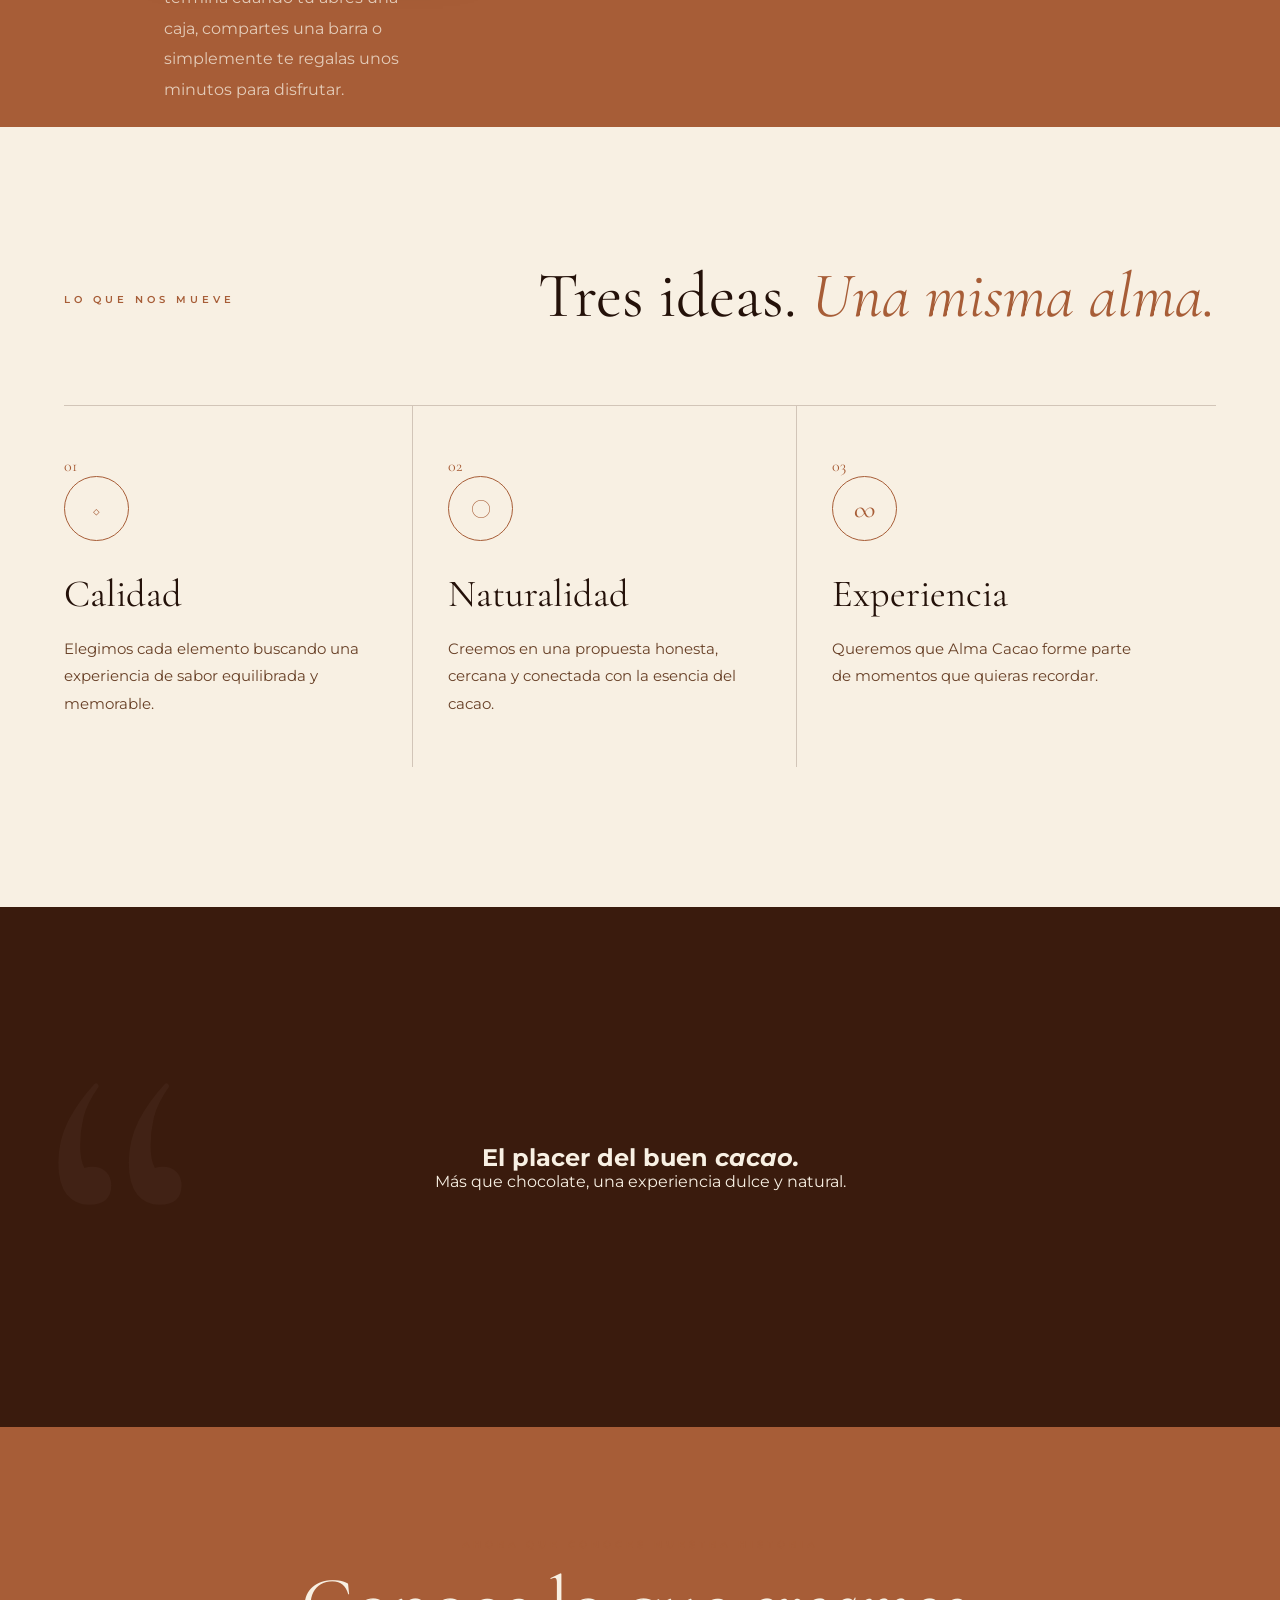
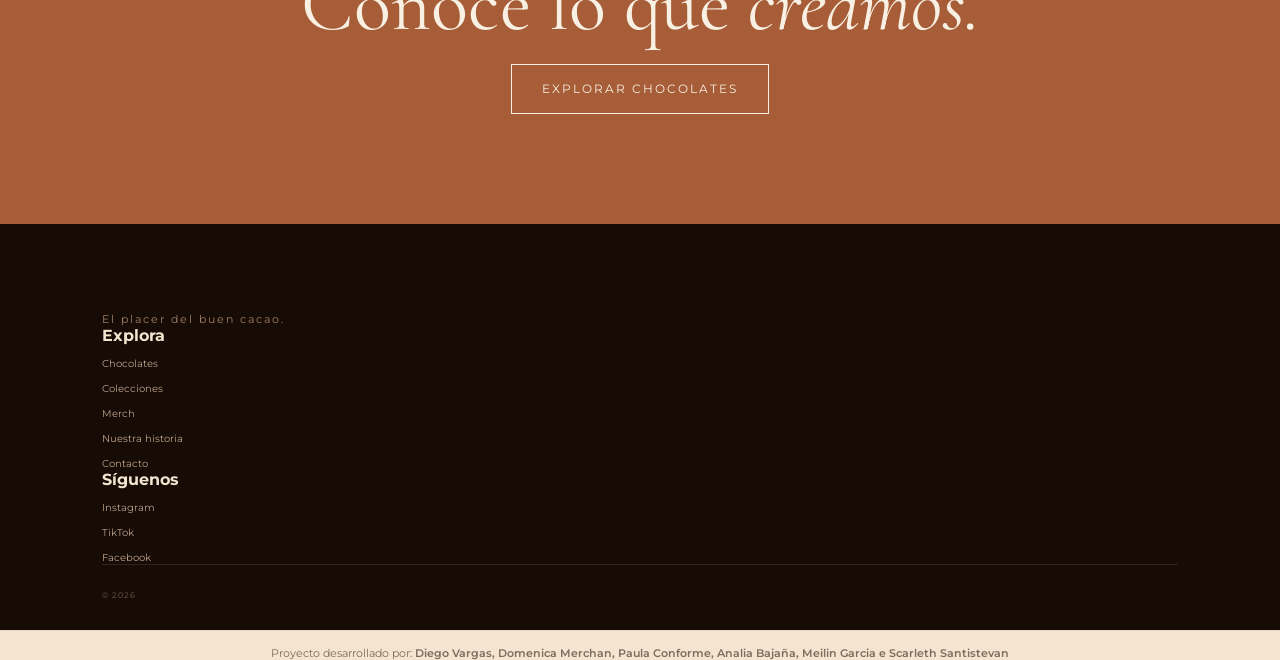
<file: historia.html>
<!DOCTYPE html>
<html lang="es">

<head>

    <meta charset="UTF-8">

    <meta
        name="viewport"
        content="width=device-width, initial-scale=1.0"
    >

    <title>Nuestra Historia</title>

    <meta
        name="description"
        content="Conoce la historia, filosofía y esencia de Alma Cacao."
    >

    <link rel="preconnect" href="https://fonts.googleapis.com">

    <link
        rel="preconnect"
        href="https://fonts.gstatic.com"
        crossorigin
    >

    <link
        href="https://fonts.googleapis.com/css2?family=Cormorant+Garamond:wght@400;500;600;700&family=Montserrat:wght@300;400;500;600;700&display=swap"
        rel="stylesheet"
    >

    <link
        rel="stylesheet"
        href="Style.css"
    >

</head>


<body>


<div class="cursor-glow"></div>

<header class="navbar">

    <div class="nav-container">

        <a href="index.html" class="logo">

            <span class="logo-main">
            </span>

            <span class="logo-sub">
            </span>

        </a>


         <nav class="desktop-menu">
         <a href="index.html">Inicio</a>
         <a href="Catalogo.html">Chocolates</a>       
         <a href="colecciones.html">Colecciones</a>
         <a href="historia.html"class="active">Nuestra historia</a>
         <a href="merch.html">Merch</a>
         <a href="contacto.html">Contacto</a>
           <a href="juego.html">Entretenimiento</a>
    </nav>

        <div class="nav-actions">

            <button
                class="nav-icon"
                onclick="openSearch()"
                aria-label="Buscar"
            >
                ⌕
            </button>


            <button
                class="nav-icon cart-button"
                onclick="openCart()"
                aria-label="Carrito"
            >

                🛒

                <span id="cart-count">
                    0
                </span>

            </button>


            <button
                class="menu-button"
                onclick="toggleMenu()"
                aria-label="Menú"
            >

                <span></span>
                <span></span>
                <span></span>

            </button>

        </div>

    </div>


   <div
        class="mobile-menu"
        id="mobile-menu"
    > 
    </div>    

</header>


<section class="story-hero">

    <div class="story-hero-content">

        <span class="eyebrow">
            · NUESTRA HISTORIA
        </span>

        <h1>
            Nacimos del
            <em>cacao.</em>
        </h1>

        <p>
            Y de la idea de que un buen chocolate
            puede convertirse en mucho más que un
            simple producto.
        </p>

    </div>


    <div class="story-hero-mark">

        <span>
            A
        </span>

    </div>

</section>



<section class="story-manifesto">

    <div class="story-manifesto-number">
        01
    </div>


    <div class="story-manifesto-content">

        <span class="eyebrow">
            NUESTRA FILOSOFÍA
        </span>

        <h2>
            Creemos en
            <em>lo esencial.</em>
        </h2>

        <p>
            En Alma Cacao creemos que las mejores
            experiencias no necesitan complicarse.
            Un buen cacao, una buena compañía y
            un momento para disfrutar pueden ser
            suficientes.
        </p>

        <p>
            Por eso creamos chocolates que buscan
            respetar la esencia del cacao y convertir
            cada bocado en una pequeña pausa del día.
        </p>

    </div>

</section>


<section class="story-timeline">


    <article class="story-block story-block-dark">

        <div class="story-block-number">
            01
        </div>

        <div class="story-block-visual">

            <div class="story-seed">

                <span>
                    CACAO
                </span>

            </div>

        </div>


        <div class="story-block-content">

            <span>
                EL ORIGEN
            </span>

            <h2>
                Todo comienza
                con el cacao.
            </h2>

            <p>
                Antes de convertirse en una barra,
                el chocolate comienza en la tierra.
                En las plantas, en las semillas y
                en las personas que hacen posible
                cada cosecha.
            </p>

        </div>

    </article>


    <article class="story-block story-block-light">

        <div class="story-block-number">
            02
        </div>

        <div class="story-block-visual">

            <div class="story-bar">

                <div></div>
                <div></div>
                <div></div>
                <div></div>

            </div>

        </div>


        <div class="story-block-content">

            <span>
                LA TRANSFORMACIÓN
            </span>

            <h2>
                El cacao se
                convierte en experiencia.
            </h2>

            <p>
                Buscamos equilibrio entre intensidad,
                textura y aroma para crear chocolates
                que puedan disfrutarse lentamente.
            </p>

        </div>

    </article>


    <article class="story-block story-block-terra">

        <div class="story-block-number">
            03
        </div>

        <div class="story-block-visual">

            <div class="story-gift">
                        
            <div class="story-block-content">

            <span>
                EL MOMENTO
            </span>

            <h2>
                Finalmente,
                llega a ti.
            </h2>

            <p>
                Porque nuestro trabajo termina cuando
                tú abres una caja, compartes una barra
                o simplemente te regalas unos minutos
                para disfrutar.
            </p>

        </div>

    </article>

</section>



<section class="story-values">

    <div class="story-values-heading">

        <span class="eyebrow">
            LO QUE NOS MUEVE
        </span>

        <h2>
            Tres ideas.
            <em>Una misma alma.</em>
        </h2>

    </div>


    <div class="values-grid">


        <article class="value-card">

            <span class="value-number">
                01
            </span>

            <div class="value-icon">
                ◇
            </div>

            <h3>
                Calidad
            </h3>

            <p>
                Elegimos cada elemento buscando
                una experiencia de sabor equilibrada
                y memorable.
            </p>

        </article>



        <article class="value-card">

            <span class="value-number">
                02
            </span>

            <div class="value-icon">
                ○
            </div>

            <h3>
                Naturalidad
            </h3>

            <p>
                Creemos en una propuesta honesta,
                cercana y conectada con la esencia
                del cacao.
            </p>

        </article>



        <article class="value-card">

            <span class="value-number">
                03
            </span>

            <div class="value-icon">
                ∞
            </div>

            <h3>
                Experiencia
            </h3>

            <p>
                Queremos que Alma Cacao forme parte
                de momentos que quieras recordar.
            </p>

        </article>

    </div>

</section>

<section class="story-quote">

    <div>

        <h2>
            El placer del buen
            <em>cacao.</em>
        </h2>

        <p>
            Más que chocolate,
            una experiencia dulce y natural.
        </p>

    </div>

</section>


<section class="story-cta">

    <span class="eyebrow">
        AHORA QUE CONOCES NUESTRA HISTORIA
    </span>

    <h2>
        Conoce lo que
        <em>creamos.</em>
    </h2>

    <a
        href="Catalogo.html"
        class="story-cta-button"
    >
        EXPLORAR CHOCOLATES
    </a>

</section>


<footer class="footer">

    <div class="footer-container">


        <div class="footer-brand">

            <div class="logo">

                <span class="logo-main">
                         </span>

                <span class="logo-sub">
                </span>

            </div>

            <p>
                El placer del buen cacao.
            </p>

        </div>


        <div class="footer-column">

            <h4>
                Explora
            </h4>

            <a href="Catalogo.html">
                Chocolates
            </a>

            <a href="colecciones.html">
                Colecciones
            </a>

            <a href="merch.html">
                Merch
            </a>

        </div>


        <div class="footer-column">

            <h4>
           </h4>

            <a href="historia.html">
                Nuestra historia
            </a>

            <a href="contacto.html">
                Contacto
            </a>

        </div>


        <div class="footer-column">

            <h4>
                Síguenos
            </h4>

            <a href="#">
                Instagram
            </a>

            <a href="#">
                TikTok
            </a>

            <a href="#">
                Facebook
            </a>

        </div>

    </div>


    <div class="footer-bottom">

        <span>
            © 2026
        </span>

    </div>

</footer>


<div
    class="search-overlay"
    id="search-overlay"
>

    <button
        class="search-close"
        onclick="closeSearch()"
    >
        ×
    </button>


    <div class="search-content">

        <input
            type="text"
            id="search-input"
            placeholder="¿Qué estás buscando?"
        >

    </div>

</div>


<div
    class="cart-overlay"
    id="cart-overlay"
></div>


<aside
    class="cart-panel"
    id="cart-panel"
>

    <div class="cart-header">

        <div>

            <span>
                TU PEDIDO
            </span>

            <h2>
                Carrito
            </h2>

        </div>


        <button
            onclick="closeCart()"
            class="cart-close"
        >
            ×
        </button>

    </div>


    <div
        class="cart-items"
        id="cart-items"
    >
    </div>


    <div class="cart-footer">

        <div class="cart-total">

            <span>
                Total
            </span>

            <strong id="cart-total">
                $0.00
            </strong>

        </div>


        <button
            class="checkout-btn"
            onclick="checkout()"
        >
            Finalizar pedido por WhatsApp
        </button>

    </div>

</aside>



<script src="app.js"></script>


</body>

</html>

<div class="footer-team">
    <p>Proyecto desarrollado por: <span>Diego Vargas, Domenica Merchan, Paula Conforme, Analia Bajaña, Meilin Garcia e Scarleth Santistevan</span></p>
</file>
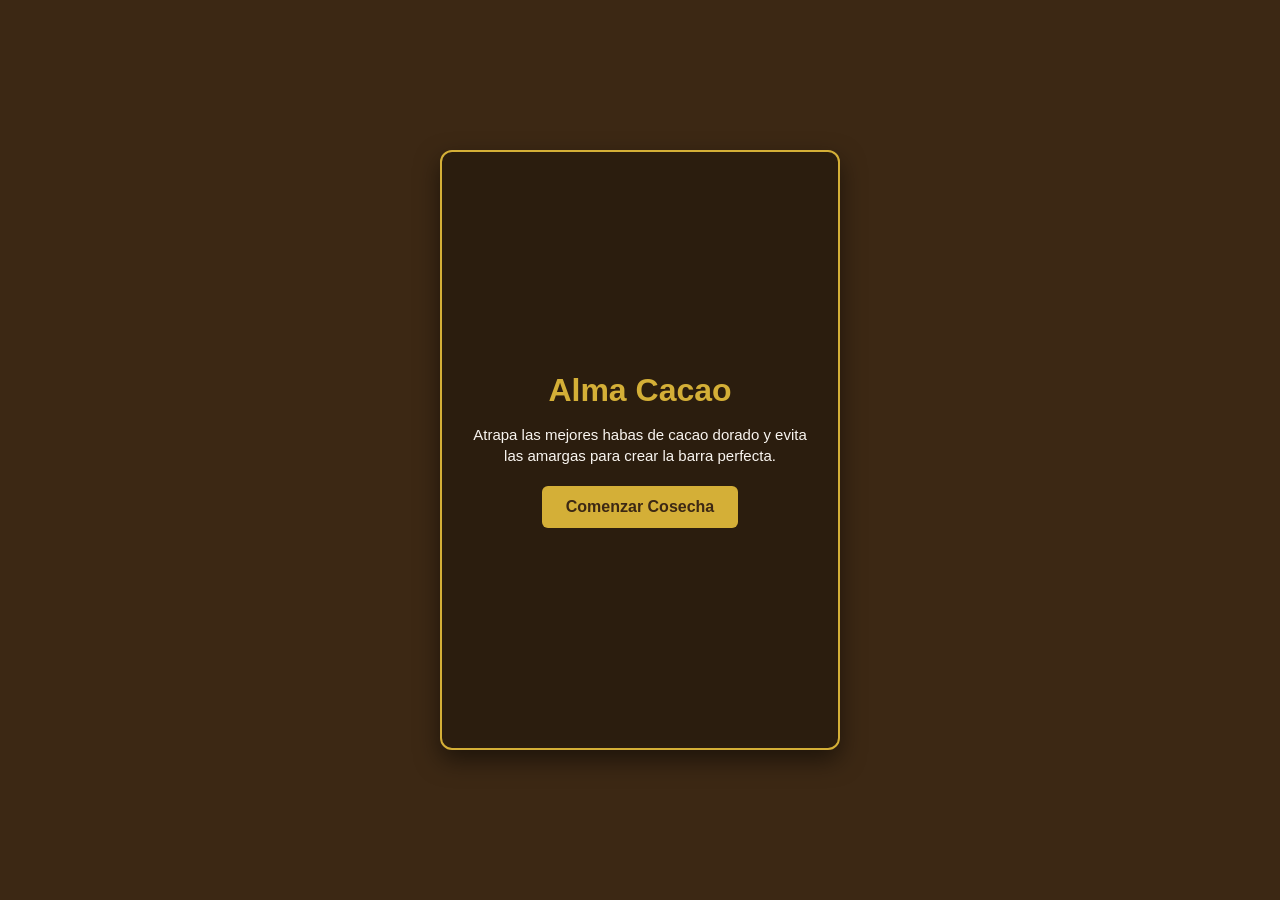
<file: juego.html>
<!DOCTYPE html>
<html lang="es">
<head>
    <meta charset="UTF-8">
    <meta name="viewport" content="width=device-width, initial-scale=1.0">
    <title>Alma Cacao - Cosecha Gourmet</title>
    <link rel="stylesheet" href="JStyle.css">
</head>
<body>

    <div class="game-container">

        <div id="start-screen" class="screen active">
            <h1>Alma Cacao</h1>
            <p>Atrapa las mejores habas de cacao dorado y evita las amargas para crear la barra perfecta.</p>
            <button class="btn-primary" onclick="startGame()">Comenzar Cosecha</button>
        </div>
    
        <div id="game-screen" class="screen">
            <div class="hud">
                <div>Puntuación: <span id="score">0</span></div>
                <div>Tiempo: <span id="timer">30</span>s</div>
            </div>
            <div id="play-area">
    
                <div id="basket">🧺</div>
            </div>
        </div>

    
    <div id="game-over-screen" class="screen">
    <h2>¡Cosecha Finalizada!</h2>
    <p>Tu puntuación: <span id="final-score">0</span></p>
    
        <div id="reward-message" class="reward-box hidden">
        <h3>🎉 ¡Felicidades!</h3>
        <p>Has sido seleccionado para ganar <strong>barras de chocolate gratis</strong> en nuestra tienda.</p>
        <code class="coupon">ALMA-CACAO-FREE</code>
    </div>

        <div class="leaderboard-container">
        <h3>🏆 Mejores Cosechas</h3>
        <ol id="leaderboard-list">
            
        </ol>
    </div>

    <div style="text-align: center; margin: 20px 0;">
    <a href="index.html" class="btn-inicio">← Volver al Inicio</a>
</div>

<div class="game-container">
</div>

    <button class="btn-primary" onclick="startGame()">Jugar de Nuevo</button>

    <script src="app.js"></script>
</body>
</html>
</file>
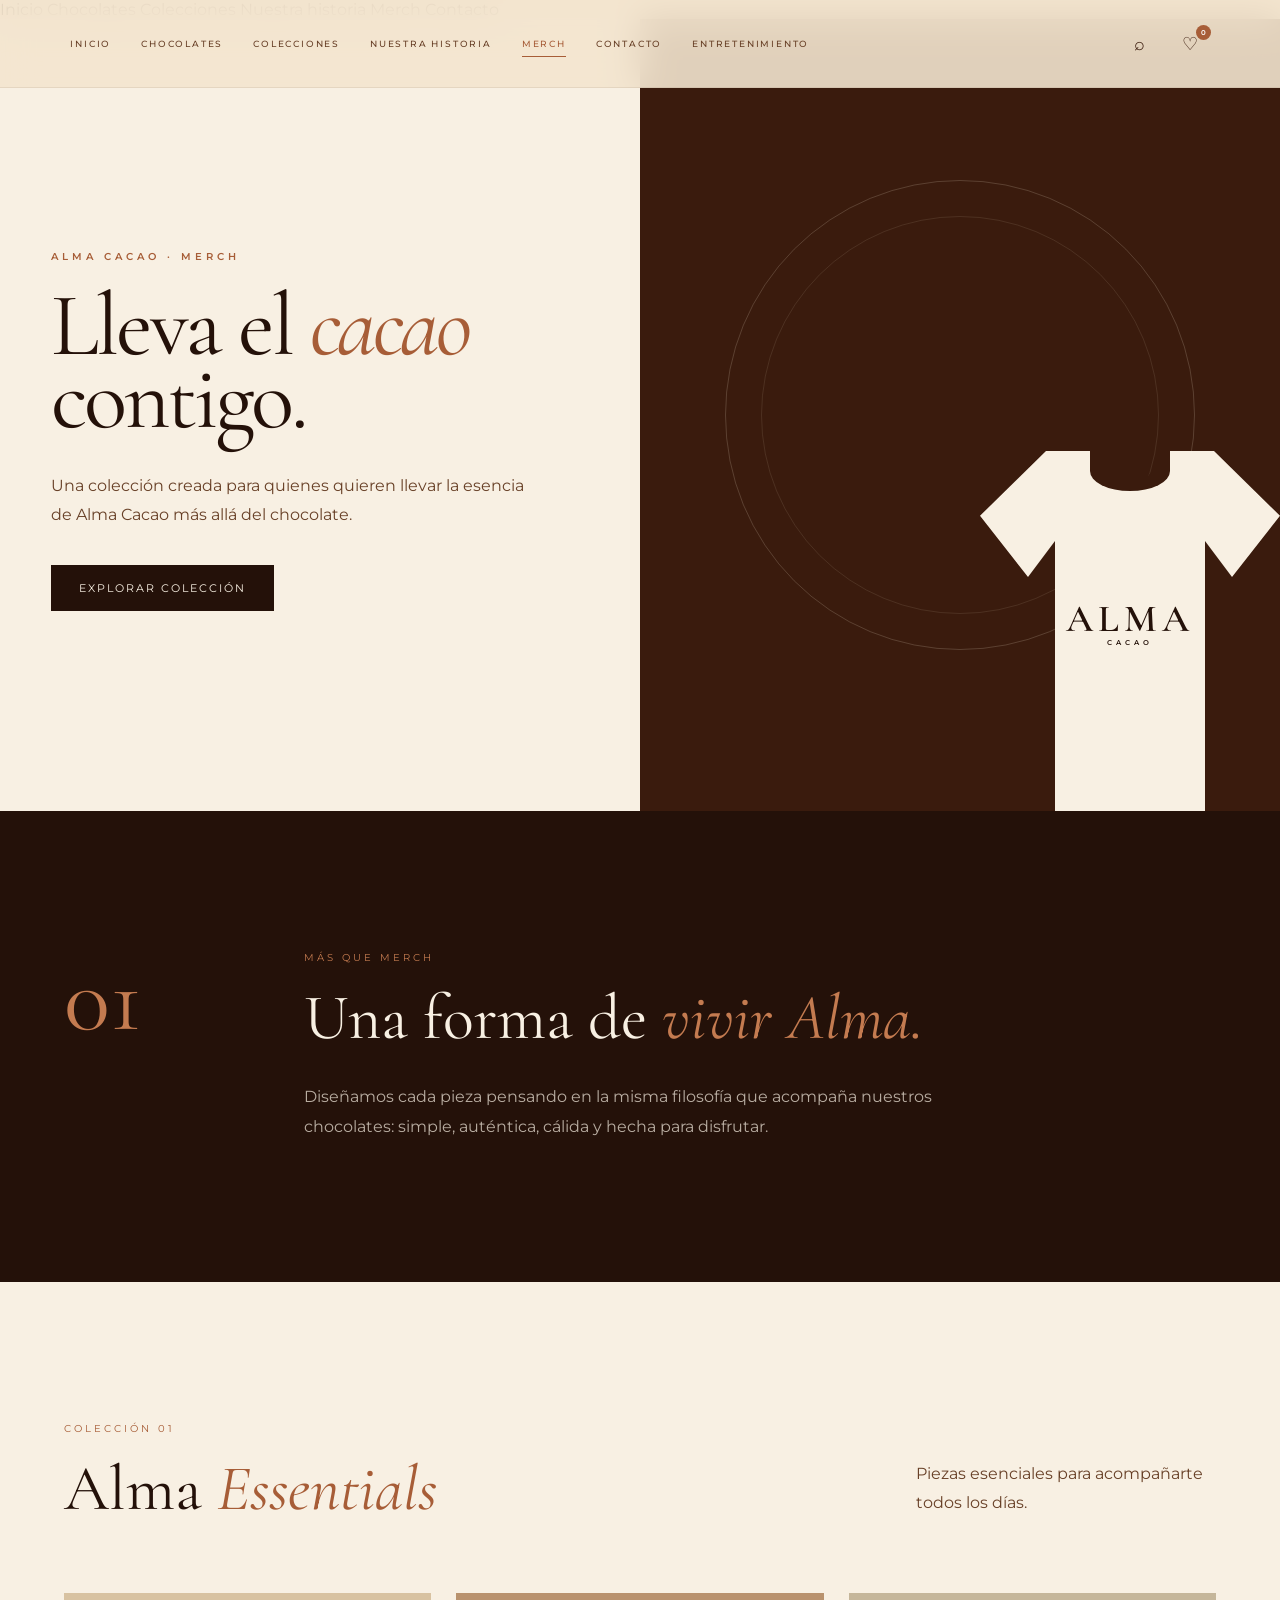
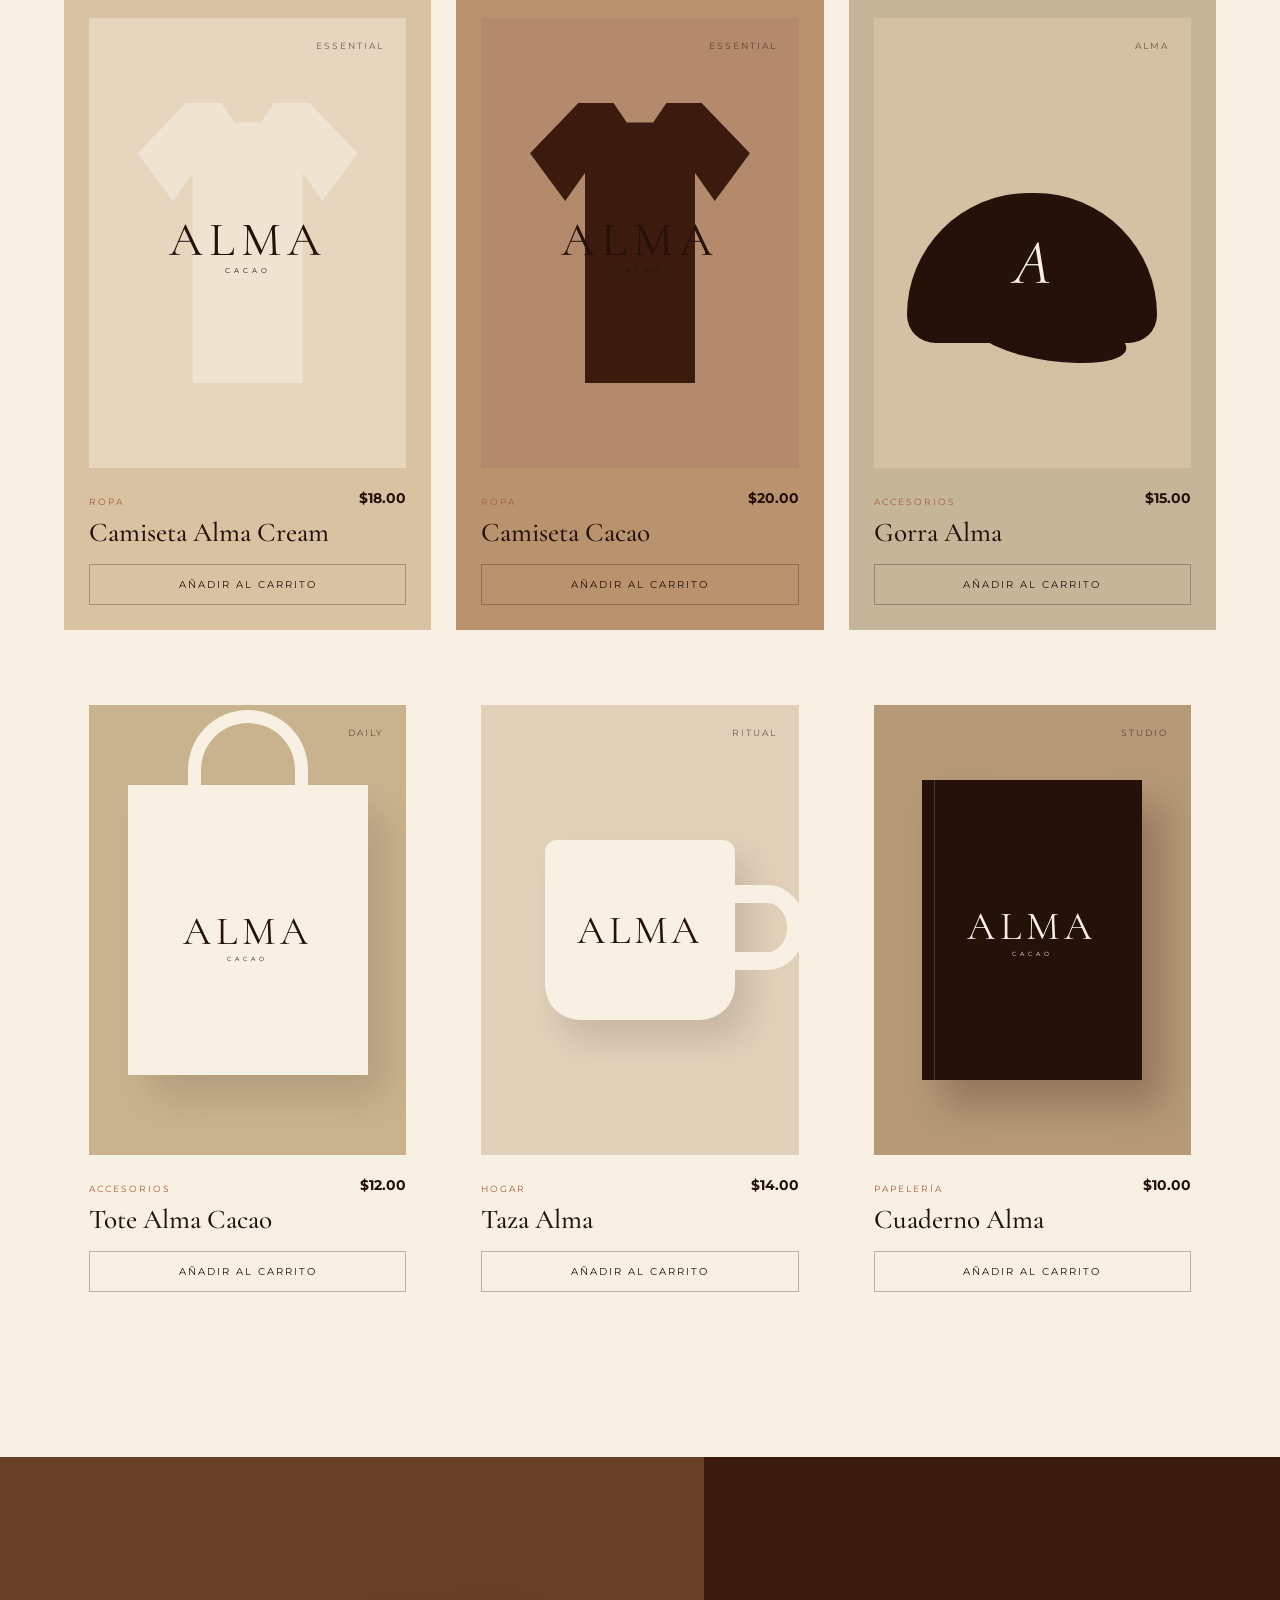
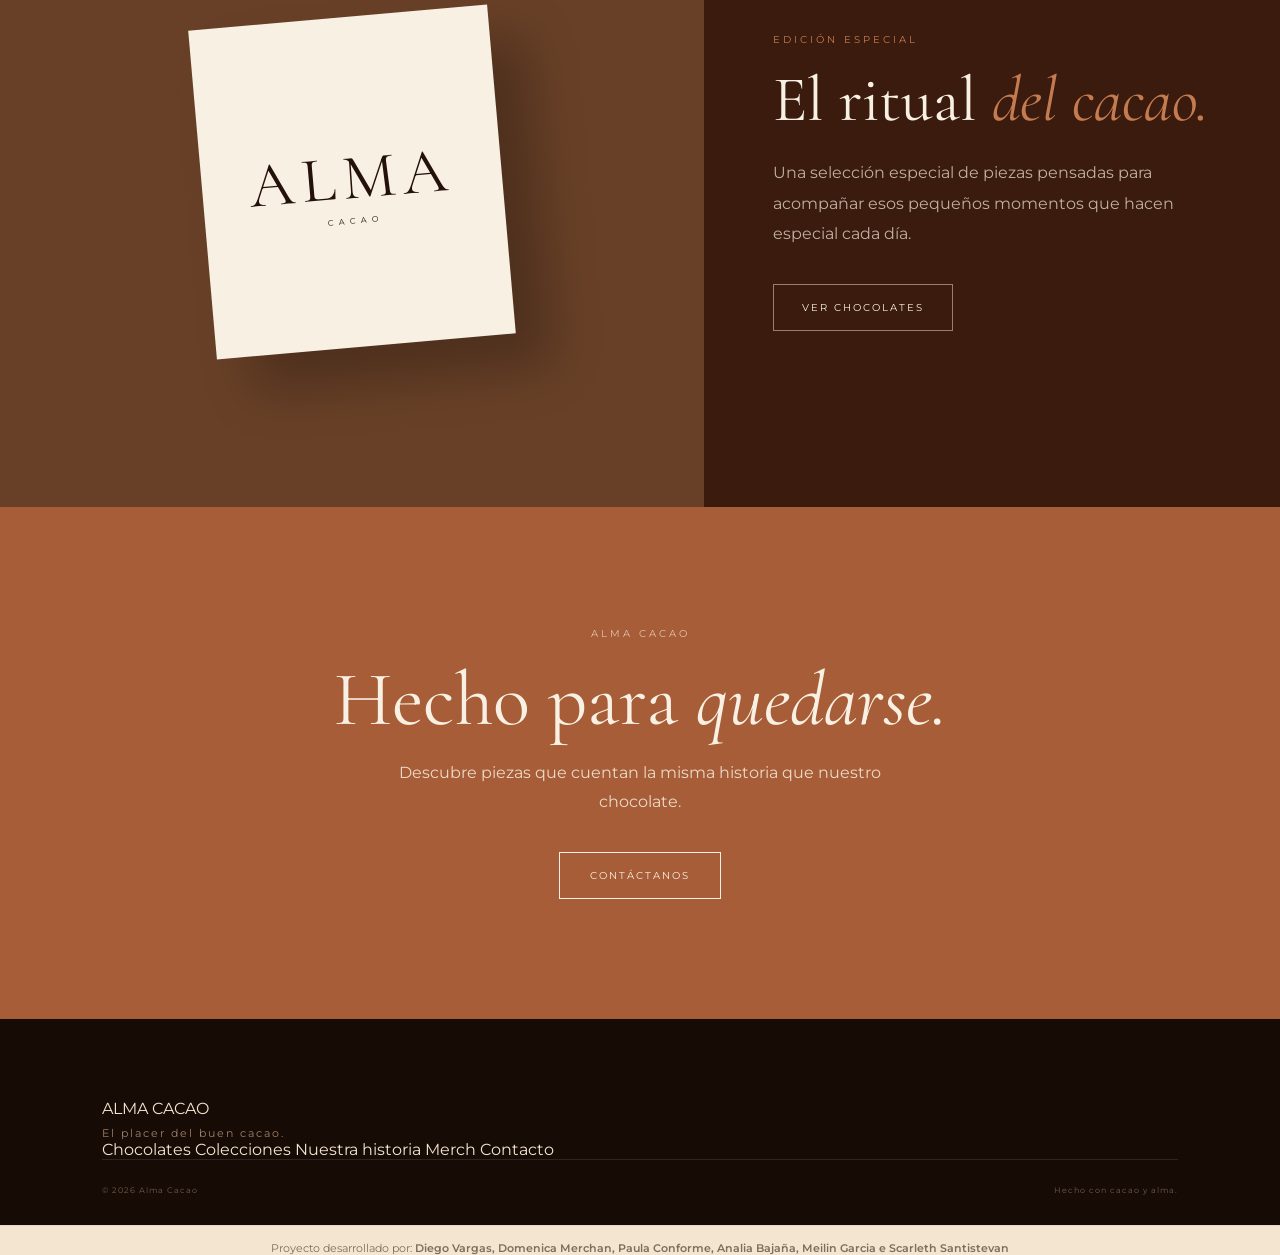
<file: merch.html>
<!DOCTYPE html>
<html lang="es">
<head>
    <meta charset="UTF-8">
    <meta name="viewport" content="width=device-width, initial-scale=1.0">

    <title>Merch | Alma Cacao</title>

    <meta
        name="description"
        content="Descubre la colección de merch de Alma Cacao: prendas, accesorios y objetos inspirados en nuestra pasión por el cacao."
    >

    <link rel="preconnect" href="https://fonts.googleapis.com">
    <link rel="preconnect" href="https://fonts.gstatic.com" crossorigin>

    <link
        href="https://fonts.googleapis.com/css2?family=Cormorant+Garamond:ital,wght@0,400;0,500;0,600;1,400;1,500&family=Montserrat:wght@300;400;500;600&display=swap"
        rel="stylesheet"
    >

    <link rel="stylesheet" href="Style.css">
</head>

<body>

    <header class="navbar">
        
         <nav class="desktop-menu">
         <a href="index.html">Inicio</a>
         <a href="Catalogo.html">Chocolates</a>       
         <a href="colecciones.html">Colecciones</a>
         <a href="historia.html">Nuestra historia</a>
         <a href="merch.html" class="active">Merch</a>
         <a href="contacto.html">Contacto</a>
           <a href="juego.html">Entretenimiento</a>
    </nav>

        <div class="nav-actions">

            <button
                class="nav-icon"
                onclick="openSearch()"
                aria-label="Buscar"
            >
                ⌕
            </button>

            <button
                class="nav-icon cart-button"
                onclick="openCart()"
                aria-label="Carrito"
            >
                ♡
                <span id="cart-count">0</span>
            </button>

            <button
                class="menu-button"
                onclick="toggleMenu()"
                aria-label="Abrir menú"
            >
                <span></span>
                <span></span>
            </button>

        </div>

    </header>

    <div class="mobile-menu" id="mobile-menu">

        <a href="index.html">Inicio</a>

        <a href="Catalogo.html">Chocolates</a>

        <a href="colecciones.html">Colecciones</a>

        <a href="historia.html">Nuestra historia</a>

        <a href="merch.html">Merch</a>

        <a href="contacto.html">Contacto</a>

    </div>


    <main>

        <section class="merch-hero">

            <div class="merch-hero-content">

                <span class="eyebrow">
                    ALMA CACAO · MERCH
                </span>

                <h1>
                    Lleva el
                    <em>cacao</em>
                    contigo.
                </h1>

                <p>
                    Una colección creada para quienes quieren llevar
                    la esencia de Alma Cacao más allá del chocolate.
                </p>

                <a href="#merch-productos" class="merch-hero-button">
                    Explorar colección
                </a>

            </div>

            <div class="merch-hero-visual">

                <div class="merch-circle"></div>

                <div class="merch-shirt">

                    <div class="shirt-neck"></div>

                    <div class="shirt-logo">
                        ALMA
                        <small>CACAO</small>
                    </div>

                </div>

                <span class="merch-floating-text">
                    MADE WITH CACAO
                </span>

            </div>

        </section>


        <section class="merch-intro">

            <div class="merch-intro-number">
                01
            </div>

            <div class="merch-intro-content">

                <span class="section-label">
                    MÁS QUE MERCH
                </span>

                <h2>
                    Una forma de
                    <em>vivir Alma.</em>
                </h2>

                <p>
                    Diseñamos cada pieza pensando en la misma filosofía
                    que acompaña nuestros chocolates: simple, auténtica,
                    cálida y hecha para disfrutar.
                </p>

            </div>

        </section>


        <section
            class="merch-products"
            id="merch-productos"
        >

            <div class="merch-section-heading">

                <div>

                    <span class="section-label">
                        COLECCIÓN 01
                    </span>

                    <h2>
                        Alma
                        <em>Essentials</em>
                    </h2>

                </div>

                <p>
                    Piezas esenciales para acompañarte
                    todos los días.
                </p>

            </div>


            <div class="merch-grid">


                <article class="merch-card">

                    <div class="merch-product-visual merch-shirt-cream">

                        <span class="merch-product-logo">
                            ALMA
                            <small>CACAO</small>
                        </span>

                        <span class="merch-product-tag">
                            ESSENTIAL
                        </span>

                    </div>

                    <div class="merch-product-info">

                        <div>

                            <span class="merch-category">
                                ROPA
                            </span>

                            <h3>
                                Camiseta Alma Cream
                            </h3>

                        </div>

                        <strong>
                            $18.00
                        </strong>

                    </div>

                    <button
                        class="merch-add"
                        onclick="addToCart('Camiseta Alma Cream', 18)"
                    >
                        Añadir al carrito
                    </button>

                </article>


                <article class="merch-card">

                    <div class="merch-product-visual merch-shirt-brown">

                        <span class="merch-product-logo">
                            ALMA
                            <small>CACAO</small>
                        </span>

                        <span class="merch-product-tag">
                            ESSENTIAL
                        </span>

                    </div>

                    <div class="merch-product-info">

                        <div>

                            <span class="merch-category">
                                ROPA
                            </span>

                            <h3>
                                Camiseta Cacao
                            </h3>

                        </div>

                        <strong>
                            $20.00
                        </strong>

                    </div>

                    <button
                        class="merch-add"
                        onclick="addToCart('Camiseta Cacao', 20)"
                    >
                        Añadir al carrito
                    </button>

                </article>


                <article class="merch-card">

                    <div class="merch-product-visual merch-cap">

                        <div class="cap-shape"></div>

                        <span class="cap-logo">
                            A
                        </span>

                        <span class="merch-product-tag">
                            ALMA
                        </span>

                    </div>

                    <div class="merch-product-info">

                        <div>

                            <span class="merch-category">
                                ACCESORIOS
                            </span>

                            <h3>
                                Gorra Alma
                            </h3>

                        </div>

                        <strong>
                            $15.00
                        </strong>

                    </div>

                    <button
                        class="merch-add"
                        onclick="addToCart('Gorra Alma', 15)"
                    >
                        Añadir al carrito
                    </button>

                </article>


                <article class="merch-card">

                    <div class="merch-product-visual merch-tote">

                        <div class="tote-bag">

                            <div class="tote-handle"></div>

                            <div class="tote-logo">
                                ALMA
                                <small>CACAO</small>
                            </div>

                        </div>

                        <span class="merch-product-tag">
                            DAILY
                        </span>

                    </div>

                    <div class="merch-product-info">

                        <div>

                            <span class="merch-category">
                                ACCESORIOS
                            </span>

                            <h3>
                                Tote Alma Cacao
                            </h3>

                        </div>

                        <strong>
                            $12.00
                        </strong>

                    </div>

                    <button
                        class="merch-add"
                        onclick="addToCart('Tote Alma Cacao', 12)"
                    >
                        Añadir al carrito
                    </button>

                </article>


                <article class="merch-card">

                    <div class="merch-product-visual merch-mug">

                        <div class="mug-shape">

                            <div class="mug-handle"></div>

                            <span>
                                ALMA
                            </span>

                        </div>

                        <span class="merch-product-tag">
                            RITUAL
                        </span>

                    </div>

                    <div class="merch-product-info">

                        <div>

                            <span class="merch-category">
                                HOGAR
                            </span>

                            <h3>
                                Taza Alma
                            </h3>

                        </div>

                        <strong>
                            $14.00
                        </strong>

                    </div>

                    <button
                        class="merch-add"
                        onclick="addToCart('Taza Alma', 14)"
                    >
                        Añadir al carrito
                    </button>

                </article>


                <article class="merch-card">

                    <div class="merch-product-visual merch-notebook">

                        <div class="notebook">

                            <span>
                                ALMA
                            </span>

                            <small>
                                CACAO
                            </small>

                        </div>

                        <span class="merch-product-tag">
                            STUDIO
                        </span>

                    </div>

                    <div class="merch-product-info">

                        <div>

                            <span class="merch-category">
                                PAPELERÍA
                            </span>

                            <h3>
                                Cuaderno Alma
                            </h3>

                        </div>

                        <strong>
                            $10.00
                        </strong>

                    </div>

                    <button
                        class="merch-add"
                        onclick="addToCart('Cuaderno Alma', 10)"
                    >
                        Añadir al carrito
                    </button>

                </article>

            </div>

        </section>


        <section class="merch-special">

            <div class="merch-special-visual">

                <div class="special-box">

                    <span>
                        ALMA
                    </span>

                    <small>
                        CACAO
                    </small>

                </div>

            </div>

            <div class="merch-special-content">

                <span class="section-label">
                    EDICIÓN ESPECIAL
                </span>

                <h2>
                    El ritual
                    <em>del cacao.</em>
                </h2>

                <p>
                    Una selección especial de piezas pensadas
                    para acompañar esos pequeños momentos que
                    hacen especial cada día.
                </p>

                <a
                    href="Catalogo.html"
                    class="merch-special-button"
                >
                    Ver chocolates
                </a>

            </div>

        </section>


        <section class="merch-cta">

            <span class="section-label">
                ALMA CACAO
            </span>

            <h2>
                Hecho para
                <em>quedarse.</em>
            </h2>

            <p>
                Descubre piezas que cuentan la misma historia
                que nuestro chocolate.
            </p>

            <a
                href="contacto.html"
                class="merch-cta-button"
            >
                Contáctanos
            </a>

        </section>

    </main>


    <footer class="footer">

        <div class="footer-brand">

            <a href="index.html" class="logo">
                <span class="logo-main">ALMA</span>
                <span class="logo-sub">CACAO</span>
            </a>

            <p>
                El placer del buen cacao.
            </p>

        </div>

        <div class="footer-links">

            <a href="Catalogo.html">
                Chocolates
            </a>

            <a href="colecciones.html">
                Colecciones
            </a>

            <a href="historia.html">
                Nuestra historia
            </a>

            <a href="merch.html">
                Merch
            </a>

            <a href="contacto.html">
                Contacto
            </a>

        </div>

        <div class="footer-bottom">

            <span>
                © 2026 Alma Cacao
            </span>

            <span>
                Hecho con cacao y alma.
            </span>

        </div>

    </footer>


    <div
        class="search-overlay"
        id="search-overlay"
    >

        <button
            class="search-close"
            onclick="closeSearch()"
        >
            ×
        </button>

        <div class="search-box">

            <span>
                BUSCAR
            </span>

            <input
                type="text"
                id="search-input"
                placeholder="¿Qué estás buscando?"
                autocomplete="off"
            >

        </div>

    </div>


    <div
        class="cart-overlay"
        id="cart-overlay"
        onclick="closeCart()"
    ></div>

    <aside
        class="cart-panel"
        id="cart-panel"
    >

        <div class="cart-header">

            <h2>
                Tu carrito
            </h2>

            <button
                onclick="closeCart()"
            >
                ×
            </button>

        </div>

        <div
            class="cart-items"
            id="cart-items"
        ></div>

        <div class="cart-footer">

            <div class="cart-total-row">

                <span>
                    Total
                </span>

                <strong id="cart-total">
                    $0.00
                </strong>

            </div>

            <button
                class="checkout-button"
                onclick="checkout()"
            >
                Comprar por WhatsApp
            </button>

        </div>

    </aside>


    <script src="app.js"></script>

</body>
</html>
<div class="footer-team">
    <p>Proyecto desarrollado por: <span>Diego Vargas, Domenica Merchan, Paula Conforme, Analia Bajaña, Meilin Garcia e Scarleth Santistevan</span></p>
</file>
<file: Style.css>
:root {

    --chocolate-dark: #241109;
    --chocolate: #3a1b0d;
    --brown: #684027;

    --cream: #f3e5cf;
    --cream-light: #f8f0e3;

    --sand: #d9c09e;

    --terracotta: #a75d37;
    --terracotta-light: #c47b50;

    --olive: #68683e;

    --white: #fffaf2;

    --black: #170b06;

    --border: rgba(58, 27, 13, .16);

    --shadow:
        0 25px 70px rgba(36, 17, 9, .18);

    --transition:
        all .4s cubic-bezier(.2,.7,.2,1);

}


* {

    margin: 0;

    padding: 0;

    box-sizing: border-box;

}


html {

    scroll-behavior: smooth;

}


body {

    background: var(--cream);

    color: var(--chocolate-dark);

    font-family:
        "Montserrat",
        Arial,
        sans-serif;

    font-weight: 400;

    overflow-x: hidden;

}


body::selection {

    background: var(--terracotta);

    color: white;

}


img {

    max-width: 100%;

    display: block;

}


button,
input {

    font-family: inherit;

}


button {

    cursor: pointer;

}


a {

    color: inherit;

    text-decoration: none;

}


::-webkit-scrollbar {

    width: 8px;

}


::-webkit-scrollbar-track {

    background: var(--cream);

}


::-webkit-scrollbar-thumb {

    background: var(--chocolate);

}


::-webkit-scrollbar-thumb:hover {

    background: var(--terracotta);

}



.eyebrow {

    display: block;

    margin-bottom: 18px;

    color: var(--terracotta);

    font-size: 10px;

    font-weight: 600;

    letter-spacing: 4px;

    line-height: 1.5;

}


.eyebrow.light {

    color: var(--sand);

}


.under-link {

    display: inline-flex;

    align-items: center;

    gap: 14px;

    padding-bottom: 8px;

    border-bottom: 1px solid currentColor;

    font-size: 10px;

    font-weight: 600;

    letter-spacing: 2px;

    text-transform: uppercase;

    transition: var(--transition);

}


.under-link span {

    transition: transform .3s ease;

}


.under-link:hover {

    color: var(--terracotta);

}


.under-link:hover span {

    transform: translateX(6px);

}




.navbar {

    position: fixed;

    top: 0;

    left: 0;

    z-index: 1000;

    width: 100%;

    height: 88px;

    display: flex;

    align-items: center;

    justify-content: space-between;

    padding: 0 5.5%;

    background:
        rgba(243, 229, 207, .9);

    backdrop-filter:
        blur(18px);

    -webkit-backdrop-filter:
        blur(18px);

    border-bottom:
        1px solid rgba(58, 27, 13, .08);

}


.brand {

    display: flex;

    flex-direction: column;

    line-height: .78;

    min-width: 150px;

}


.brand-main {

    font-family:
        "Cormorant Garamond",
        serif;

    font-size: 30px;

    font-weight: 600;

    letter-spacing: 4px;

}


.brand-sub {

    margin-left: 3px;

    margin-top: 5px;

    font-size: 7px;

    font-weight: 500;

    letter-spacing: 5px;

}


.desktop-menu {

    display: flex;

    align-items: center;

    gap: 30px;

}


.desktop-menu a {

    position: relative;

    padding: 10px 0;

    font-size: 9px;

    font-weight: 500;

    letter-spacing: 1.8px;

    text-transform: uppercase;

    color: var(--brown);

}


.desktop-menu a::after {

    content: "";

    position: absolute;

    left: 0;

    bottom: 2px;

    width: 0;

    height: 1px;

    background: var(--terracotta);

    transition: width .35s ease;

}


.desktop-menu a:hover::after,
.desktop-menu a.active::after {

    width: 100%;

}


.desktop-menu a:hover,
.desktop-menu a.active {

    color: var(--terracotta);

}


.nav-actions {

    display: flex;

    align-items: center;

    gap: 10px;

}


.nav-icon {

    position: relative;

    width: 40px;

    height: 40px;

    display: grid;

    place-items: center;

    border: 0;

    background: transparent;

    color: var(--chocolate);

    font-size: 18px;

    transition: var(--transition);

}


.nav-icon:hover {

    color: var(--terracotta);

    transform: translateY(-2px);

}


#cart-count {

    position: absolute;

    top: 1px;

    right: -1px;

    min-width: 15px;

    height: 15px;

    display: grid;

    place-items: center;

    border-radius: 50%;

    background: var(--terracotta);

    color: white;

    font-size: 7px;

    font-weight: 600;

}



.menu-button {

    display: none;

    width: 40px;

    height: 40px;

    border: 0;

    background: transparent;

    flex-direction: column;

    align-items: flex-end;

    justify-content: center;

    gap: 5px;

}


.menu-button span {

    display: block;

    width: 21px;

    height: 1px;

    background: var(--chocolate);

}


.menu-button span:nth-child(2) {

    width: 15px;

}


.menu-button span:nth-child(3) {

    width: 18px;

}

mobile-menu {

    position: fixed;

    inset: 0;

    z-index: 2000;

    display: flex;

    align-items: center;

    justify-content: center;

    background: var(--chocolate-dark);

    color: var(--cream);

    opacity: 0;

    visibility: hidden;

    transform: translateY(-20px);

    transition:
        opacity .4s ease,
        visibility .4s ease,
        transform .4s ease;

}


.mobile-menu.active {

    opacity: 1;

    visibility: visible;

    transform: translateY(0);

}


.close-mobile {

    position: absolute;

    top: 25px;

    right: 30px;

    width: 45px;

    height: 45px;

    border: 1px solid rgba(255,255,255,.2);

    border-radius: 50%;

    background: transparent;

    color: white;

    font-size: 28px;

}


.mobile-menu-inner {

    width: 80%;

    display: flex;

    flex-direction: column;

    gap: 18px;

}


.mobile-label {

    margin-bottom: 25px;

    color: var(--sand);

    font-size: 9px;

    letter-spacing: 4px;

}


.mobile-menu-inner a {

    font-family:
        "Cormorant Garamond",
        serif;

    font-size: 48px;

    font-weight: 400;

    line-height: 1;

}


.mobile-menu-inner a:hover {

    color: var(--terracotta-light);

}



.hero {

    position: relative;

    min-height: 100vh;

    display: grid;

    grid-template-columns:
        minmax(0, 1fr)
        minmax(420px, .85fr);

    align-items: center;

    gap: 40px;

    padding:
        150px
        8%
        90px;

    overflow: hidden;

}


.hero::before {

    content: "";

    position: absolute;

    top: 0;

    right: 0;

    width: 48%;

    height: 100%;

    background:
        linear-gradient(
            135deg,
            #ddc39f,
            #c69d6e
        );

    clip-path:
        polygon(
            22% 0,
            100% 0,
            100% 100%,
            0 100%
        );

    opacity: .75;

}


.hero-number {

    position: absolute;

    left: 5%;

    bottom: 45px;

    font-family:
        "Cormorant Garamond",
        serif;

    font-size: 12px;

    letter-spacing: 2px;

    color: var(--terracotta);

}


.hero-content {

    position: relative;

    z-index: 5;

    max-width: 700px;

}


.hero-content h1 {

    max-width: 700px;

    font-family:
        "Cormorant Garamond",
        serif;

    font-size:
        clamp(
            68px,
            7.5vw,
            125px
        );

    font-weight: 500;

    line-height: .77;

    letter-spacing: -4px;

}


.hero-content h1 span {

    display: block;

    margin-top: 10px;

    color: var(--terracotta);

    font-style: italic;

    font-weight: 400;

}


.hero-text {

    max-width: 470px;

    margin-top: 40px;

    color: #6f5542;

    font-size: 13px;

    line-height: 1.9;

}


.hero-buttons {

    display: flex;

    align-items: center;

    flex-wrap: wrap;

    gap: 12px;

    margin-top: 35px;

}


.button {

    display: inline-flex;

    align-items: center;

    justify-content: center;

    gap: 25px;

    min-height: 52px;

    padding: 0 24px;

    font-size: 9px;

    font-weight: 600;

    letter-spacing: 2px;

    text-transform: uppercase;

    transition: var(--transition);

}


.button span {

    font-size: 17px;

    transition: transform .3s ease;

}


.button:hover span {

    transform: translateX(6px);

}


.button-dark {

    background: var(--chocolate);

    color: var(--cream-light);

}


.button-dark:hover {

    background: var(--terracotta);

    transform: translateY(-3px);

    box-shadow:
        0 12px 30px rgba(58,27,13,.2);

}


.button-line {

    border-bottom:
        1px solid var(--chocolate);

}


.button-line:hover {

    color: var(--terracotta);

    border-color: var(--terracotta);

}


.button-light {

    background: var(--cream-light);

    color: var(--chocolate);

}


.button-light:hover {

    background: var(--sand);

    transform: translateY(-3px);

}




.hero-details {

    display: flex;

    gap: 45px;

    margin-top: 60px;

}


.hero-details > div {

    display: flex;

    flex-direction: column;

    gap: 4px;

}


.hero-details strong {

    font-family:
        "Cormorant Garamond",
        serif;

    font-size: 27px;

    font-weight: 600;

}


.hero-details span {

    font-size: 7px;

    font-weight: 600;

    letter-spacing: 2px;

    color: #806653;

}



.hero-visual {

    position: relative;

    z-index: 4;

    min-height: 580px;

    display: flex;

    align-items: center;

    justify-content: center;

}


.hero-circle {

    position: absolute;

    width: min(510px, 90%);

    aspect-ratio: 1;

    border-radius: 50%;

    background:
        radial-gradient(
            circle at 35% 30%,
            #d6b285,
            #9b6943
        );

    box-shadow:
        inset -25px -25px 50px rgba(58,27,13,.15),
        20px 30px 80px rgba(58,27,13,.2);

}


.hero-chocolate {

    position: relative;

    z-index: 5;

    width: 245px;

    height: 330px;

    transform:
        rotate(7deg)
        translateY(-5px);

    filter:
        drop-shadow(
            25px 30px 22px
            rgba(36,17,9,.35)
        );

    animation:
        chocolateFloat
        5s
        ease-in-out
        infinite;

}


.chocolate-bar {

    width: 100%;

    height: 100%;

    padding: 13px;

    display: grid;

    grid-template-columns:
        repeat(2, 1fr);

    grid-template-rows:
        repeat(2, 1fr);

    gap: 9px;

    border-radius: 10px;

    background:
        linear-gradient(
            135deg,
            #4c2110,
            #241006
        );

    box-shadow:
        inset 3px 3px 5px rgba(255,255,255,.08),
        inset -5px -5px 10px rgba(0,0,0,.35);

}


.chocolate-bar div {

    border-radius: 5px;

    background:
        linear-gradient(
            145deg,
            #6c351a,
            #351407
        );

    box-shadow:
        inset 2px 2px 3px rgba(255,255,255,.08),
        inset -3px -3px 5px rgba(0,0,0,.3);

}


@keyframes chocolateFloat {

    0%,
    100% {

        transform:
            rotate(7deg)
            translateY(0);

    }

    50% {

        transform:
            rotate(5deg)
            translateY(-18px);

    }

}


.hero-caption {

    position: absolute;

    z-index: 7;

    right: 0;

    bottom: 35px;

    display: flex;

    flex-direction: column;

    align-items: flex-end;

}


.hero-caption span {

    font-family:
        "Cormorant Garamond",
        serif;

    font-size: 25px;

    letter-spacing: 4px;

}


.hero-caption small {

    margin-top: 4px;

    font-size: 7px;

    letter-spacing: 3px;

}


.hero-leaf {

    position: absolute;

    z-index: 6;

    color: var(--olive);

    opacity: .8;

    font-size: 100px;

}


.leaf-one {

    top: 80px;

    right: 5%;

    transform:
        rotate(-25deg);

}


.leaf-two {

    left: 2%;

    bottom: 90px;

    transform:
        rotate(130deg);

    font-size: 65px;

}




.intro-section {

    position: relative;

    display: grid;

    grid-template-columns:
        1fr
        .8fr;

    gap: 100px;

    padding:
        130px
        10%;

    background: var(--chocolate);

    color: var(--cream-light);

}


.intro-section::before {

    content: "CACAO";

    position: absolute;

    right: -40px;

    bottom: -45px;

    font-family:
        "Cormorant Garamond",
        serif;

    font-size: 180px;

    color: rgba(255,255,255,.025);

}


.intro-left h2 {

    max-width: 700px;

    font-family:
        "Cormorant Garamond",
        serif;

    font-size:
        clamp(
            55px,
            6vw,
            90px
        );

    font-weight: 400;

    line-height: .85;

    letter-spacing: -2px;

}


.intro-left h2 em {

    display: block;

    color: var(--terracotta-light);

    font-style: italic;

}


.intro-right {

    align-self: end;

    max-width: 470px;

}


.intro-right p {

    margin-bottom: 18px;

    color: #d4c2ad;

    font-size: 13px;

    line-height: 1.9;

}


.intro-right .under-link {

    margin-top: 20px;

    color: var(--cream);

}



.products-section {

    padding:
        130px
        8%;

}


.section-heading {

    display: flex;

    align-items: flex-end;

    justify-content: space-between;

    gap: 30px;

    margin-bottom: 55px;

}


.section-heading h2 {

    font-family:
        "Cormorant Garamond",
        serif;

    font-size:
        clamp(
            50px,
            5vw,
            75px
        );

    font-weight: 500;

    line-height: .9;

}


.products-grid {

    display: grid;

    grid-template-columns:
        repeat(3, 1fr);

    gap: 22px;

}


.product-card {

    transition:
        transform .5s
        cubic-bezier(.2,.7,.2,1);

}


.product-card:hover {

    transform:
        translateY(-8px);

}


.product-image {

    position: relative;

    height: 460px;

    display: flex;

    align-items: center;

    justify-content: center;

    overflow: hidden;

}


.product-one {

    background:
        radial-gradient(
            circle at center,
            #bd875c,
            #75452b
        );

}


.product-two {

    background:
        radial-gradient(
            circle at center,
            #a56c45,
            #432314
        );

}


.product-three {

    background:
        radial-gradient(
            circle at center,
            #c59e75,
            #73543c
        );

}


.product-placeholder {

    position: relative;

    width: 175px;

    height: 250px;

    display: flex;

    flex-direction: column;

    align-items: center;

    justify-content: center;

    border-radius: 6px;

    background:
        linear-gradient(
            145deg,
            #f0dec2,
            #cdb18c
        );

    color: var(--chocolate);

    box-shadow:
        20px 25px 40px
        rgba(0,0,0,.25);

    transform:
        rotate(-5deg);

    transition:
        transform .6s
        cubic-bezier(.2,.7,.2,1);

}


.product-card:hover
.product-placeholder {

    transform:
        rotate(-1deg)
        scale(1.04)
        translateY(-5px);

}


.product-placeholder span {

    font-family:
        "Cormorant Garamond",
        serif;

    font-size: 17px;

    letter-spacing: 3px;

}


.product-placeholder strong {

    font-family:
        "Cormorant Garamond",
        serif;

    font-size: 30px;

    letter-spacing: 4px;

}


.product-placeholder small {

    margin-top: 30px;

    font-size: 10px;

    letter-spacing: 4px;

}


.product-tag {

    position: absolute;

    top: 20px;

    left: 20px;

    padding: 7px 10px;

    background: var(--cream-light);

    color: var(--chocolate);

    font-size: 7px;

    font-weight: 600;

    letter-spacing: 2px;

}


.product-data {

    display: flex;

    align-items: flex-start;

    justify-content: space-between;

    gap: 20px;

    padding:
        22px
        4px;

}


.product-category {

    display: block;

    margin-bottom: 6px;

    color: var(--terracotta);

    font-size: 7px;

    font-weight: 600;

    letter-spacing: 2px;

}


.product-data h3 {

    font-family:
        "Cormorant Garamond",
        serif;

    font-size: 29px;

    font-weight: 600;

}


.product-data p {

    max-width: 270px;

    margin-top: 6px;

    color: #765c49;

    font-size: 10px;

    line-height: 1.6;

}


.product-buy {

    display: flex;

    flex-direction: column;

    align-items: flex-end;

    gap: 15px;

}


.product-buy strong {

    white-space: nowrap;

    font-size: 14px;

}


.product-buy button {

    width: 37px;

    height: 37px;

    border: 0;

    background: var(--chocolate);

    color: white;

    font-size: 20px;

    transition: var(--transition);

}


.product-buy button:hover {

    background: var(--terracotta);

    transform: rotate(90deg);

}



.quote-section {

    position: relative;

    min-height: 620px;

    display: flex;

    flex-direction: column;

    align-items: center;

    justify-content: center;

    padding: 100px 10%;

    overflow: hidden;

    background: var(--terracotta);

    color: var(--cream-light);

    text-align: center;

}


.quote-decoration {

    margin-bottom: 25px;

    color: rgba(255,255,255,.25);

    font-size: 90px;

    line-height: .5;

    transform: rotate(180deg);

}


.quote-section h2 {

    max-width: 1000px;

    font-family:
        "Cormorant Garamond",
        serif;

    font-size:
        clamp(
            55px,
            6vw,
            90px
        );

    font-weight: 400;

    line-height: .9;

}


.quote-section h2 span {

    display: block;

    color: #f0d4b4;

    font-style: italic;

}


.quote-line {

    width: 50px;

    height: 1px;

    margin-top: 45px;

    background: var(--cream);

}




.story-section {

    display: grid;

    grid-template-columns:
        1fr
        1fr;

    min-height: 700px;

}


.story-image {

    position: relative;

    min-height: 650px;

    background:

        radial-gradient(
            ellipse at 40% 40%,
            rgba(151,105,65,.4),
            transparent 40%
        ),

        linear-gradient(
            135deg,
            #3c210f,
            #160a05
        );

    overflow: hidden;

}


.story-image::before {

    content: "❧";

    position: absolute;

    left: 15%;

    top: 10%;

    color: var(--olive);

    opacity: .5;

    font-size: 260px;

    transform:
        rotate(-30deg);

}


.story-image::after {

    content: "CACAO";

    position: absolute;

    left: 50%;

    top: 50%;

    transform:
        translate(-50%,-50%)
        rotate(-90deg);

    color: rgba(255,255,255,.07);

    font-family:
        "Cormorant Garamond",
        serif;

    font-size: 150px;

    letter-spacing: 15px;

}


.story-image-overlay {

    position: absolute;

    inset: 0;

    display: flex;

    align-items: flex-end;

    justify-content: flex-start;

    padding: 45px;

}


.story-image-overlay span {

    position: relative;

    z-index: 5;

    color: #d8c09e;

    font-size: 8px;

    font-weight: 600;

    letter-spacing: 5px;

}


.story-content {

    display: flex;

    flex-direction: column;

    justify-content: center;

    padding: 100px 12%;

    background: var(--cream-light);

}


.story-content h2 {

    max-width: 600px;

    margin-bottom: 35px;

    font-family:
        "Cormorant Garamond",
        serif;

    font-size:
        clamp(
            60px,
            6vw,
            95px
        );

    font-weight: 500;

    line-height: .8;

    letter-spacing: -2px;

}


.story-content h2 em {

    display: block;

    color: var(--terracotta);

    font-style: italic;

}


.story-content > p {

    max-width: 460px;

    margin-bottom: 35px;

    color: #705846;

    font-size: 13px;

    line-height: 2;

}



.merch-preview {

    padding:
        130px
        8%;

    background:
        #e1d0b4;

}


.merch-grid {

    display: grid;

    grid-template-columns:
        repeat(3, 1fr);

    gap: 20px;

}


.merch-card {

    position: relative;

    min-height: 470px;

    display: flex;

    flex-direction: column;

    justify-content: flex-end;

    padding: 25px;

    overflow: hidden;

}


.merch-card:nth-child(1) {

    background:
        #d8c2a1;

}


.merch-card:nth-child(2) {

    background:
        #b9926e;

}


.merch-card:nth-child(3) {

    background:
        #c5b69a;

}


.merch-card > span {

    position: relative;

    z-index: 5;

    font-size: 8px;

    font-weight: 600;

    letter-spacing: 3px;

}


.merch-shirt,
.merch-hoodie,
.merch-bag {

    position: absolute;

    left: 50%;

    top: 50%;

    transform:
        translate(-50%,-50%);

    display: flex;

    align-items: center;

    justify-content: center;

    text-align: center;

    font-family:
        "Cormorant Garamond",
        serif;

    font-weight: 600;

    line-height: .9;

    transition:
        transform .6s
        cubic-bezier(.2,.7,.2,1);

}


.merch-card:hover
.merch-shirt,
.merch-card:hover
.merch-hoodie,
.merch-card:hover
.merch-bag {

    transform:
        translate(-50%,-50%)
        scale(1.06)
        rotate(-2deg);

}


.merch-shirt {

    width: 250px;

    height: 290px;

    background: #eee1ca;

    clip-path:
        polygon(
            25% 0,
            75% 0,
            100% 18%,
            82% 30%,
            72% 20%,
            72% 100%,
            28% 100%,
            28% 20%,
            18% 30%,
            0 18%
        );

    font-size: 26px;

}


.merch-hoodie {

    width: 245px;

    height: 300px;

    border-radius:
        35px
        35px
        10px
        10px;

    background: var(--chocolate);

    color: var(--cream);

    font-size: 25px;

    box-shadow:
        15px 20px 30px
        rgba(0,0,0,.2);

}


.merch-bag {

    width: 230px;

    height: 260px;

    background: #efe3cc;

    border-radius: 4px;

    color: var(--chocolate);

    font-size: 23px;

    box-shadow:
        15px 20px 30px
        rgba(0,0,0,.15);

}


.merch-bag::before {

    content: "";

    position: absolute;

    width: 90px;

    height: 55px;

    top: -40px;

    left: 70px;

    border:
        7px solid #d6c4a5;

    border-bottom: 0;

    border-radius:
        60px 60px 0 0;

}



.cta-section {

    min-height: 570px;

    display: flex;

    flex-direction: column;

    align-items: center;

    justify-content: center;

    padding: 100px 8%;

    background:
        linear-gradient(
            135deg,
            #2b1208,
            #4d2412
        );

    color: var(--cream);

    text-align: center;

}


.cta-section h2 {

    margin-bottom: 40px;

    font-family:
        "Cormorant Garamond",
        serif;

    font-size:
        clamp(
            70px,
            8vw,
            120px
        );

    font-weight: 400;

    line-height: .8;

}


.cta-section h2 em {

    display: block;

    color: var(--terracotta-light);

    font-style: italic;

}


footer {

    padding:
        80px
        8%
        30px;

    background: var(--black);

    color: var(--cream);

}


.footer-top {

    display: grid;

    grid-template-columns:
        2fr
        1fr
        1fr
        1fr;

    gap: 60px;

    padding-bottom: 70px;

}


.footer-brand h2 {

    font-family:
        "Cormorant Garamond",
        serif;

    font-size: 48px;

    font-weight: 500;

    letter-spacing: 3px;

}


.footer-brand p {

    margin-top: 8px;

    color: #9f8068;

    font-size: 11px;

    letter-spacing: 2px;

}


.footer-column {

    display: flex;

    flex-direction: column;

    align-items: flex-start;

    gap: 12px;

}


.footer-column > span {

    margin-bottom: 8px;

    color: var(--terracotta-light);

    font-size: 8px;

    font-weight: 600;

    letter-spacing: 3px;

}


.footer-column a,
.footer-column p {

    color: #bba28b;

    font-size: 10px;

    transition: color .3s ease;

}


.footer-column a:hover {

    color: var(--cream);

}


.footer-bottom {

    display: flex;

    align-items: center;

    justify-content: space-between;

    padding-top: 25px;

    border-top:
        1px solid
        rgba(255,255,255,.1);

    color: #725c49;

    font-size: 8px;

    letter-spacing: 1px;

}


/* =========================================================
   SEARCH
========================================================= */

.search-overlay {

    position: fixed;

    inset: 0;

    z-index: 3000;

    display: flex;

    align-items: center;

    justify-content: center;

    padding: 30px;

    background:
        rgba(36,17,9,.97);

    opacity: 0;

    visibility: hidden;

    transition:
        opacity .35s ease,
        visibility .35s ease;

}


.search-overlay.active {

    opacity: 1;

    visibility: visible;

}


.search-close {

    position: absolute;

    top: 25px;

    right: 35px;

    width: 45px;

    height: 45px;

    border:
        1px solid
        rgba(255,255,255,.2);

    border-radius: 50%;

    background: transparent;

    color: white;

    font-size: 28px;

}


.search-box {

    width: min(850px, 100%);

}


.search-box .eyebrow {

    color: var(--sand);

}


.search-box input {

    width: 100%;

    padding:
        15px
        0;

    border: 0;

    border-bottom:
        1px solid
        rgba(255,255,255,.3);

    outline: none;

    background: transparent;

    color: white;

    font-family:
        "Cormorant Garamond",
        serif;

    font-size: 60px;

}


.search-box input::placeholder {

    color: rgba(255,255,255,.3);

}


.cart-overlay {

    position: fixed;

    inset: 0;

    z-index: 3999;

    background:
        rgba(0,0,0,.35);

    opacity: 0;

    visibility: hidden;

    transition:
        opacity .35s ease,
        visibility .35s ease;

}


.cart-overlay.active {

    opacity: 1;

    visibility: visible;

}


.cart-panel {

    position: fixed;

    top: 0;

    right: 0;

    z-index: 4000;

    width: min(440px, 100%);

    height: 100vh;

    display: flex;

    flex-direction: column;

    background: var(--cream-light);

    box-shadow:
        -20px 0 70px
        rgba(0,0,0,.2);

    transform:
        translateX(100%);

    transition:
        transform .45s
        cubic-bezier(.2,.7,.2,1);

}


.cart-panel.active {

    transform:
        translateX(0);

}


.cart-header {

    display: flex;

    align-items: flex-start;

    justify-content: space-between;

    padding: 35px;

    border-bottom:
        1px solid var(--border);

}


.cart-header .eyebrow {

    margin-bottom: 8px;

}


.cart-header h2 {

    font-family:
        "Cormorant Garamond",
        serif;

    font-size: 38px;

    font-weight: 500;

}


.cart-header button {

    width: 40px;

    height: 40px;

    border: 1px solid var(--border);

    border-radius: 50%;

    background: transparent;

    color: var(--chocolate);

    font-size: 24px;

}


.cart-items {

    flex: 1;

    overflow-y: auto;

    padding: 20px 35px;

}


.empty-cart {

    height: 100%;

    display: flex;

    flex-direction: column;

    align-items: center;

    justify-content: center;

    color: #896e57;

    text-align: center;

}


.empty-cart span {

    margin-bottom: 15px;

    font-size: 40px;

}


.empty-cart p {

    font-size: 11px;

}


.cart-item {

    position: relative;

    display: flex;

    align-items: center;

    justify-content: space-between;

    gap: 15px;

    padding: 20px 0;

    border-bottom:
        1px solid var(--border);

}


.cart-item-info {

    display: flex;

    flex-direction: column;

    gap: 5px;

}


.cart-item-info strong {

    font-family:
        "Cormorant Garamond",
        serif;

    font-size: 22px;

    font-weight: 600;

}


.cart-item-info span {

    color: var(--terracotta);

    font-size: 10px;

}


.remove-item {

    width: 28px;

    height: 28px;

    border: 0;

    background: transparent;

    color: #987761;

    font-size: 18px;

}


.cart-footer {

    padding: 30px 35px;

    border-top:
        1px solid var(--border);

}


.cart-total {

    display: flex;

    align-items: center;

    justify-content: space-between;

    margin-bottom: 20px;

}


.cart-total span {

    font-size: 9px;

    font-weight: 600;

    letter-spacing: 2px;

}


.cart-total strong {

    font-family:
        "Cormorant Garamond",
        serif;

    font-size: 30px;

}


.checkout-button {

    width: 100%;

    min-height: 55px;

    border: 0;

    background: var(--chocolate);

    color: var(--cream);

    font-size: 9px;

    font-weight: 600;

    letter-spacing: 2px;

    text-transform: uppercase;

    transition: var(--transition);

}


.checkout-button:hover {

    background: var(--terracotta);

}




.cursor-glow {

    position: fixed;

    z-index: 9999;

    width: 180px;

    height: 180px;

    pointer-events: none;

    border-radius: 50%;

    background:
        radial-gradient(
            circle,
            rgba(167,93,55,.08),
            transparent 70%
        );

    transform:
        translate(-50%,-50%);

    transition:
        opacity .3s ease;

}



@media (max-width: 1100px) {


    .desktop-menu {

        gap: 17px;

    }


    .desktop-menu a {

        font-size: 8px;

    }


    .hero {

        grid-template-columns:
            1fr
            .8fr;

        padding-left: 7%;

        padding-right: 7%;

    }


    .hero-content h1 {

        font-size: 80px;

    }


    .products-grid {

        grid-template-columns:
            repeat(2,1fr);

    }


    .products-grid
    .product-card:last-child {

        display: none;

    }


    .footer-top {

        grid-template-columns:
            repeat(2,1fr);

    }

}


@media (max-width: 800px) {


    .navbar {

        height: 75px;

        padding: 0 6%;

    }


    .desktop-menu {

        display: none;

    }


    .menu-button {

        display: flex;

    }


    .brand-main {

        font-size: 26px;

    }


    .hero {

        min-height: auto;

        display: flex;

        flex-direction: column;

        align-items: flex-start;

        padding:
            130px
            7%
            80px;

    }


    .hero::before {

        top: auto;

        bottom: 0;

        width: 100%;

        height: 42%;

        clip-path:
            polygon(
                0 15%,
                100% 0,
                100% 100%,
                0 100%
            );

    }


    .hero-number {

        display: none;

    }


    .hero-content {

        width: 100%;

    }


    .hero-content h1 {

        font-size:
            clamp(
                62px,
                17vw,
                90px
            );

        letter-spacing: -3px;

    }


    .hero-text {

        margin-top: 30px;

    }


    .hero-buttons {

        flex-direction: column;

        align-items: flex-start;

    }


    .hero-details {

        gap: 25px;

        margin-top: 45px;

    }


    .hero-visual {

        width: 100%;

        min-height: 500px;

        margin-top: 25px;

    }


    .hero-circle {

        width: 350px;

    }


    .hero-chocolate {

        width: 185px;

        height: 260px;

    }


    .hero-caption {

        right: 5%;

        bottom: 15px;

    }


    .intro-section {

        grid-template-columns: 1fr;

        gap: 50px;

        padding:
            90px 8%;

    }


    .intro-left h2 {

        font-size: 58px;

    }


    .products-section {

        padding:
            90px 7%;

    }


    .section-heading {

        align-items: flex-start;

        flex-direction: column;

    }


    .products-grid {

        grid-template-columns: 1fr;

    }


    .products-grid
    .product-card:last-child {

        display: block;

    }


    .product-image {

        height: 420px;

    }


    .quote-section {

        min-height: 500px;

        padding:
            80px 8%;

    }


    .quote-section h2 {

        font-size: 58px;

    }


    .story-section {

        grid-template-columns: 1fr;

    }


    .story-image {

        min-height: 480px;

    }


    .story-content {

        padding:
            80px 8%;

    }


    .story-content h2 {

        font-size: 65px;

    }


    .merch-preview {

        padding:
            90px 7%;

    }


    .merch-grid {

        grid-template-columns: 1fr;

    }


    .merch-card {

        min-height: 450px;

    }


    .cta-section {

        min-height: 500px;

    }


    .cta-section h2 {

        font-size: 70px;

    }


    footer {

        padding:
            70px 7%
            25px;

    }


    .footer-top {

        grid-template-columns: 1fr 1fr;

        gap: 50px 25px;

    }


    .footer-brand {

        grid-column:
            1 / -1;

    }


    .footer-bottom {

        align-items: flex-start;

        flex-direction: column;

        gap: 10px;

    }


    .search-box input {

        font-size: 40px;

    }

}




@media (max-width: 450px) {


    .hero-content h1 {

        font-size: 61px;

    }


    .hero-details {

        gap: 17px;

    }


    .hero-details strong {

        font-size: 23px;

    }


    .hero-details span {

        font-size: 6px;

    }


    .hero-circle {

        width: 300px;

    }


    .hero-chocolate {

        width: 160px;

        height: 225px;

    }


    .intro-left h2 {

        font-size: 50px;

    }


    .section-heading h2 {

        font-size: 50px;

    }


    .product-data {

        flex-direction: column;

    }


    .product-buy {

        width: 100%;

        flex-direction: row;

        align-items: center;

        justify-content: space-between;

    }


    .story-content h2 {

        font-size: 55px;

    }


    .footer-top {

        grid-template-columns: 1fr;

    }


    .footer-brand {

        grid-column: auto;

    }


}

.catalog-hero {

    min-height: 70vh;

    display: flex;
    align-items: center;

    position: relative;

    background:
        radial-gradient(
            circle at 75% 40%,
            rgba(167, 93, 55, 0.18),
            transparent 35%
        ),
        linear-gradient(
            135deg,
            var(--chocolate-dark),
            var(--chocolate)
        );

    color: var(--cream);

    overflow: hidden;
}


.catalog-hero::before {

    content: "";

    position: absolute;

    width: 500px;
    height: 500px;

    border-radius: 50%;

    border: 1px solid rgba(243, 229, 207, 0.12);

    right: -100px;
    top: 50%;
    
    transform: translateY(-50%);
}


.catalog-hero::after {

    content: "";

    position: absolute;

    width: 300px;
    height: 300px;

    border-radius: 50%;

    border: 1px solid rgba(243, 229, 207, 0.08);

    right: 0;
    top: 50%;

    transform: translateY(-50%);

}


.catalog-hero-content {

    width: min(1200px, 90%);

    margin: 0 auto;

    position: relative;

    z-index: 2;

    padding-top: 80px;

}


.catalog-hero .eyebrow {

    display: inline-block;

    margin-bottom: 20px;

    font-size: 0.72rem;

    letter-spacing: 0.25em;

    color: var(--sand);
}


.catalog-hero h1 {

    margin: 0;

    max-width: 800px;

    font-family: "Cormorant Garamond", serif;

    font-size: clamp(4rem, 9vw, 8rem);

    line-height: 0.85;

    font-weight: 500;

}


.catalog-hero h1 em {

    display: block;

    color: var(--terracotta-light);

    font-weight: 400;

}


.catalog-hero p {

    max-width: 500px;

    margin-top: 35px;

    font-size: 1rem;

    line-height: 1.8;

    color: rgba(243, 229, 207, 0.72);

}



.catalog-section {

    padding: 120px 5%;

    background: var(--cream-light);

}


.catalog-top {

    max-width: 1300px;

    margin: 0 auto 70px;

    display: flex;

    justify-content: space-between;

    align-items: flex-end;

    gap: 40px;

}


.catalog-top h2 {

    margin: 10px 0 0;

    font-family: "Cormorant Garamond", serif;

    font-size: clamp(3rem, 5vw, 5rem);

    font-weight: 500;

    color: var(--chocolate-dark);

    line-height: 0.9;

}


.catalog-top .eyebrow {

    font-size: 0.7rem;

    letter-spacing: 0.25em;

    color: var(--terracotta);

}



.catalog-filters {

    display: flex;

    flex-wrap: wrap;

    justify-content: flex-end;

    gap: 8px;

}


.filter-btn {

    border: 1px solid rgba(58, 27, 13, 0.2);

    background: transparent;

    color: var(--chocolate);

    padding: 12px 18px;

    font-family: "Montserrat", sans-serif;

    font-size: 0.68rem;

    letter-spacing: 0.08em;

    cursor: pointer;

    transition:
        background 0.3s ease,
        color 0.3s ease,
        border 0.3s ease,
        transform 0.3s ease;

}


.filter-btn:hover {

    transform: translateY(-2px);

    border-color: var(--terracotta);

}


.filter-btn.active {

    background: var(--chocolate-dark);

    color: var(--cream);

    border-color: var(--chocolate-dark);

}



.catalog-grid {

    width: min(1300px, 100%);

    margin: auto;

    display: grid;

    grid-template-columns:
        repeat(3, 1fr);

    gap: 45px 25px;

}



.catalog-product {

    position: relative;

    transition:
        opacity 0.3s ease,
        transform 0.3s ease;

}


.catalog-product-info {

    padding: 25px 5px 0;

}


.catalog-product-info .product-category {

    font-size: 0.62rem;

    letter-spacing: 0.18em;

    color: var(--terracotta);

}


.catalog-product-info h3 {

    margin: 8px 0;

    font-family: "Cormorant Garamond", serif;

    font-size: 2rem;

    line-height: 1;

    font-weight: 600;

    color: var(--chocolate-dark);

}


.catalog-product-info p {

    min-height: 50px;

    margin: 12px 0 22px;

    font-size: 0.78rem;

    line-height: 1.7;

    color: rgba(36, 17, 9, 0.62);

}




.product-visual {

    height: 430px;

    position: relative;

    overflow: hidden;

    display: flex;

    justify-content: center;

    align-items: center;

    transition: transform 0.5s ease;

}


.catalog-product:hover .product-visual {

    transform: translateY(-8px);

}




.product-dark {

    background:
        radial-gradient(
            circle at 50% 40%,
            #684027 0%,
            #3a1b0d 40%,
            #241109 100%
        );

}


.product-milk {

    background:
        radial-gradient(
            circle at 50% 40%,
            #c7a47c,
            #876043 50%,
            #3a1b0d 100%
        );

}


.product-almond {

    background:
        radial-gradient(
            circle at 50% 40%,
            #96704b,
            #4d2c18 55%,
            #241109 100%
        );

}


.product-special {

    background:
        radial-gradient(
            circle at 50% 40%,
            #80583b,
            #432416 55%,
            #1c0d07 100%
        );

}


.product-gift {

    background:
        linear-gradient(
            135deg,
            #684027,
            #241109
        );

}




.product-label {

    position: absolute;

    top: 22px;
    left: 22px;

    z-index: 3;

    padding: 9px 13px;

    border: 1px solid rgba(243, 229, 207, 0.35);

    color: var(--cream);

    font-size: 0.58rem;

    letter-spacing: 0.18em;

    background: rgba(36, 17, 9, 0.25);

    backdrop-filter: blur(10px);

}



.product-visual .chocolate-bar {

    width: 220px;

    height: 310px;

    padding: 13px;

    display: grid;

    grid-template-columns: repeat(2, 1fr);

    gap: 7px;

    background:
        linear-gradient(
            145deg,
            #704226,
            #2b1108
        );

    box-shadow:
        25px 30px 50px rgba(0, 0, 0, 0.35);

    transform:
        rotate(-8deg)
        perspective(600px);

    transition:
        transform 0.6s cubic-bezier(.2,.8,.2,1),
        box-shadow 0.6s ease;

}


.catalog-product:hover .chocolate-bar {

    transform:
        rotate(-3deg)
        scale(1.05)
        perspective(600px);

    box-shadow:
        35px 45px 70px rgba(0, 0, 0, 0.45);

}


.product-visual .chocolate-bar div {

    background:
        linear-gradient(
            145deg,
            #4b2410,
            #2b1108
        );

    border:
        1px solid rgba(255,255,255,0.04);

    box-shadow:
        inset 3px 3px 7px rgba(255,255,255,0.04),
        inset -4px -4px 8px rgba(0,0,0,0.3);

}



.chocolate-box {

    width: 230px;

    height: 270px;

    display: flex;

    flex-direction: column;

    justify-content: center;

    align-items: center;

    border: 1px solid rgba(243,229,207,0.35);

    background:
        linear-gradient(
            145deg,
            #684027,
            #2a1108
        );

    box-shadow:
        30px 40px 60px rgba(0,0,0,0.4);

    transform: rotate(-5deg);

    transition:
        transform 0.5s ease;

}


.catalog-product:hover .chocolate-box {

    transform:
        rotate(0deg)
        scale(1.04);

}


.chocolate-box span {

    font-family: "Cormorant Garamond", serif;

    font-size: 3rem;

    letter-spacing: 0.12em;

    color: var(--cream);

}


.chocolate-box small {

    margin-top: -4px;

    font-size: 0.55rem;

    letter-spacing: 0.5em;

    color: var(--sand);

}



.product-bottom {

    display: flex;

    align-items: center;

    justify-content: space-between;

    gap: 15px;

    border-top:
        1px solid rgba(58,27,13,0.12);

    padding-top: 17px;

}


.product-bottom strong {

    font-family: "Cormorant Garamond", serif;

    font-size: 1.7rem;

    font-weight: 600;

    color: var(--chocolate-dark);

}


.product-bottom button {

    padding: 11px 15px;

    border: 1px solid var(--chocolate-dark);

    background: transparent;

    color: var(--chocolate-dark);

    font-family: "Montserrat", sans-serif;

    font-size: 0.61rem;

    letter-spacing: 0.08em;

    cursor: pointer;

    transition:
        background 0.3s ease,
        color 0.3s ease,
        transform 0.3s ease;

}


.product-bottom button:hover {

    background: var(--chocolate-dark);

    color: var(--cream);

    transform: translateY(-2px);

}





.catalog-quote {

    min-height: 500px;

    padding: 100px 5%;

    display: flex;

    justify-content: center;

    align-items: center;

    text-align: center;

    background: var(--chocolate-dark);

    color: var(--cream);

}


.catalog-quote span {

    font-size: 0.65rem;

    letter-spacing: 0.35em;

    color: var(--sand);

}


.catalog-quote h2 {

    max-width: 900px;

    margin: 25px auto 0;

    font-family: "Cormorant Garamond", serif;

    font-size: clamp(3rem, 6vw, 6rem);

    line-height: 0.9;

    font-weight: 400;

}


.catalog-quote h2 em {

    color: var(--terracotta-light);

}



.catalog-cta {

    padding: 130px 5%;

    background:
        linear-gradient(
            135deg,
            var(--terracotta),
            #774022
        );

    color: var(--cream);

    text-align: center;

}


.catalog-cta .eyebrow {

    font-size: 0.65rem;

    letter-spacing: 0.3em;

}


.catalog-cta h2 {

    max-width: 850px;

    margin: 20px auto;

    font-family: "Cormorant Garamond", serif;

    font-size: clamp(3rem, 6vw, 6rem);

    line-height: 0.9;

    font-weight: 400;

}


.catalog-cta h2 em {

    display: block;

    color: var(--cream);

}


.catalog-cta p {

    max-width: 500px;

    margin: 25px auto 35px;

    line-height: 1.8;

    color: rgba(243,229,207,0.78);

}


.btn-light {

    display: inline-block;

    padding: 15px 28px;

    background: var(--cream);

    color: var(--chocolate-dark);

    text-decoration: none;

    font-size: 0.65rem;

    letter-spacing: 0.12em;

    transition:
        transform 0.3s ease,
        background 0.3s ease;

}


.btn-light:hover {

    transform: translateY(-4px);

    background: var(--white);

}



.cart-item-actions {

    display: flex;

    align-items: center;

    gap: 8px;

}


.quantity-btn {

    width: 27px;

    height: 27px;

    border: 1px solid rgba(58,27,13,0.2);

    background: transparent;

    cursor: pointer;

    font-size: 1rem;

    color: var(--chocolate-dark);

}


.quantity {

    min-width: 18px;

    text-align: center;

    font-size: 0.75rem;

}


.cart-empty {

    padding: 60px 20px;

    text-align: center;

    color: rgba(36,17,9,0.6);

}


.cart-empty h3 {

    margin-bottom: 8px;

    font-family: "Cormorant Garamond", serif;

    font-size: 1.8rem;

    color: var(--chocolate-dark);

}


.cart-empty p {

    font-size: 0.75rem;

    line-height: 1.6;

}



@media (max-width: 1000px) {

    .catalog-grid {

        grid-template-columns:
            repeat(2, 1fr);

    }


    .catalog-top {

        flex-direction: column;

        align-items: flex-start;

    }


    .catalog-filters {

        justify-content: flex-start;

    }

}



@media (max-width: 700px) {

    .catalog-hero {

        min-height: 60vh;

    }


    .catalog-hero-content {

        padding-top: 100px;

    }


    .catalog-section {

        padding: 80px 5%;

    }


    .catalog-grid {

        grid-template-columns: 1fr;

        gap: 60px;

    }


    .product-visual {

        height: 380px;

    }


    .catalog-top h2 {

        font-size: 3.5rem;

    }


    .catalog-filters {

        width: 100%;

        overflow-x: auto;

        flex-wrap: nowrap;

        justify-content: flex-start;

        padding-bottom: 10px;

    }


    .filter-btn {

        white-space: nowrap;

    }


    .product-bottom {

        align-items: center;

    }


    .product-bottom button {

        flex: 1;

    }


    .catalog-quote {

        min-height: 400px;

    }

}




.story-hero {
    min-height: 88vh;
    background:
        radial-gradient(circle at 75% 35%, rgba(167, 93, 55, 0.18), transparent 30%),
        var(--chocolate-dark);
    color: var(--cream-light);
    display: flex;
    align-items: center;
    position: relative;
    overflow: hidden;
}

.story-hero::before {
    content: "";
    position: absolute;
    width: 500px;
    height: 500px;
    border: 1px solid rgba(243, 229, 207, 0.12);
    border-radius: 50%;
    right: -160px;
    top: 50%;
    transform: translateY(-50%);
}

.story-hero::after {
    content: "";
    position: absolute;
    width: 350px;
    height: 350px;
    border: 1px solid rgba(243, 229, 207, 0.08);
    border-radius: 50%;
    right: -85px;
    top: 50%;
    transform: translateY(-50%);
}

.story-hero-content {
    width: min(1200px, 90%);
    margin: 0 auto;
    padding: 120px 0 100px;
    position: relative;
    z-index: 2;
}

.story-hero .eyebrow {
    color: var(--terracotta-light);
    margin-bottom: 25px;
}

.story-hero h1 {
    font-family: "Cormorant Garamond", serif;
    font-size: clamp(4rem, 8vw, 8rem);
    font-weight: 400;
    line-height: 0.88;
    max-width: 850px;
    margin: 0 0 35px;
    letter-spacing: -3px;
}

.story-hero h1 em {
    color: var(--terracotta-light);
    font-style: italic;
}

.story-hero p {
    max-width: 580px;
    color: rgba(248, 240, 227, 0.72);
    font-size: 1.05rem;
    line-height: 1.9;
}

.story-hero-mark {
    position: absolute;
    right: 10%;
    top: 50%;
    transform: translateY(-50%);
    width: 190px;
    height: 190px;
    border: 1px solid rgba(243, 229, 207, 0.25);
    border-radius: 50%;
    display: flex;
    align-items: center;
    justify-content: center;
    font-family: "Cormorant Garamond", serif;
    font-size: 8rem;
    font-style: italic;
    color: var(--cream);
    opacity: 0.8;
}

.story-manifesto {
    background: var(--cream-light);
    display: grid;
    grid-template-columns: 180px 1fr;
    gap: 60px;
    padding: 140px max(5%, calc((100% - 1200px) / 2));
}

.story-manifesto-number {
    font-family: "Cormorant Garamond", serif;
    font-size: 6rem;
    color: var(--terracotta);
    line-height: 1;
}

.story-manifesto-content {
    max-width: 850px;
}

.story-manifesto-content h2 {
    font-family: "Cormorant Garamond", serif;
    font-size: clamp(3rem, 5vw, 5.5rem);
    font-weight: 400;
    line-height: 0.95;
    color: var(--chocolate-dark);
    margin: 0 0 40px;
}

.story-manifesto-content h2 em {
    color: var(--terracotta);
    font-style: italic;
}

.story-manifesto-content p {
    max-width: 760px;
    color: var(--brown);
    font-size: 1.05rem;
    line-height: 1.9;
    margin-bottom: 22px;
}


.story-timeline {
    width: 100%;
}

.story-block {
    min-height: 650px;
    display: grid;
    grid-template-columns: 45% 55%;
    position: relative;
    overflow: hidden;
}

.story-block-light {
    background: var(--cream);
    color: var(--chocolate-dark);
}

.story-block-dark {
    background: var(--chocolate-dark);
    color: var(--cream-light);
}

.story-block-terra {
    background: var(--terracotta);
    color: var(--cream-light);
}

.story-block-number {
    position: absolute;
    top: 45px;
    left: 6%;
    font-family: "Cormorant Garamond", serif;
    font-size: 1rem;
    letter-spacing: 3px;
    opacity: 0.6;
    z-index: 5;
}

.story-block-visual {
    min-height: 650px;
    position: relative;
    display: flex;
    align-items: center;
    justify-content: center;
    overflow: hidden;
}

.story-block-content {
    display: flex;
    flex-direction: column;
    justify-content: center;
    padding: 100px 10%;
}

.story-block-content h2 {
    font-family: "Cormorant Garamond", serif;
    font-size: clamp(3rem, 5vw, 5.5rem);
    font-weight: 400;
    line-height: 0.95;
    margin: 0 0 30px;
}

.story-block-content p {
    max-width: 500px;
    font-size: 1rem;
    line-height: 1.9;
    opacity: 0.75;
}

.story-block-content .story-small {
    font-size: 0.7rem;
    letter-spacing: 3px;
    text-transform: uppercase;
    margin-bottom: 22px;
    opacity: 0.65;
}

.story-seed {
    width: 220px;
    height: 300px;
    background: var(--brown);
    border-radius: 50% 50% 48% 48%;
    transform: rotate(35deg);
    position: relative;
    box-shadow:
        25px 25px 0 rgba(36, 17, 9, 0.18),
        inset -20px -20px 0 rgba(36, 17, 9, 0.12);
}

.story-seed::before {
    content: "";
    position: absolute;
    width: 2px;
    height: 250px;
    background: rgba(243, 229, 207, 0.2);
    left: 50%;
    top: 25px;
}

.story-seed::after {
    content: "";
    position: absolute;
    width: 90px;
    height: 160px;
    border: 1px solid rgba(243, 229, 207, 0.18);
    border-radius: 50%;
    left: 65px;
    top: 70px;
}

.story-bar {
    width: 290px;
    height: 410px;
    background: linear-gradient(
        135deg,
        #4a2515,
        #2b1209
    );
    border-radius: 8px;
    transform: rotate(-8deg);
    position: relative;
    box-shadow: 30px 35px 50px rgba(0, 0, 0, 0.3);
}

.story-bar::before {
    content: "";
    position: absolute;
    inset: 30px;
    background:
        linear-gradient(
            90deg,
            transparent 31%,
            rgba(243, 229, 207, 0.08) 32%,
            transparent 33%,
            transparent 65%,
            rgba(243, 229, 207, 0.08) 66%,
            transparent 67%
        ),
        linear-gradient(
            transparent 31%,
            rgba(243, 229, 207, 0.08) 32%,
            transparent 33%,
            transparent 65%,
            rgba(243, 229, 207, 0.08) 66%,
            transparent 67%
        );
    border: 1px solid rgba(243, 229, 207, 0.12);
}

.story-bar::after {
    content: "ALMA";
    position: absolute;
    bottom: 45px;
    left: 0;
    right: 0;
    text-align: center;
    font-family: "Cormorant Garamond", serif;
    font-size: 2.2rem;
    letter-spacing: 5px;
    color: var(--cream);
}

.story-gift {
    width: 310px;
    height: 240px;
    background: var(--cream);
    position: relative;
    box-shadow: 25px 30px 50px rgba(36, 17, 9, 0.25);
}

.story-gift::before {
    content: "";
    position: absolute;
    width: 55px;
    height: 100%;
    background: var(--terracotta);
    left: 50%;
    transform: translateX(-50%);
}

.story-gift::after {
    content: "ALMA CACAO";
    position: absolute;
    left: 0;
    right: 0;
    bottom: 65px;
    text-align: center;
    font-family: "Cormorant Garamond", serif;
    font-size: 1.6rem;
    letter-spacing: 3px;
    color: var(--chocolate-dark);
}

.story-gift .gift-lid {
    position: absolute;
    width: 330px;
    height: 35px;
    left: -10px;
    top: -30px;
    background: var(--cream-light);
    box-shadow: 0 8px 15px rgba(36, 17, 9, 0.12);
}

.story-values {
    background: var(--cream-light);
    padding: 140px max(5%, calc((100% - 1200px) / 2));
}

.story-values-heading {
    display: flex;
    justify-content: space-between;
    align-items: flex-end;
    gap: 40px;
    margin-bottom: 80px;
}

.story-values-heading h2 {
    font-family: "Cormorant Garamond", serif;
    font-size: clamp(3rem, 5vw, 5.5rem);
    font-weight: 400;
    line-height: 0.9;
    color: var(--chocolate-dark);
    margin: 0;
}

.story-values-heading h2 em {
    color: var(--terracotta);
}

.story-values-heading p {
    max-width: 370px;
    color: var(--brown);
    line-height: 1.8;
}

.values-grid {
    display: grid;
    grid-template-columns: repeat(3, 1fr);
    border-top: 1px solid rgba(58, 27, 13, 0.2);
}

.value-card {
    padding: 50px 35px 50px 0;
    border-right: 1px solid rgba(58, 27, 13, 0.2);
    margin-right: 35px;
}

.value-card:last-child {
    border-right: none;
}

.value-number {
    font-family: "Cormorant Garamond", serif;
    font-size: 1rem;
    color: var(--terracotta);
    margin-bottom: 40px;
}

.value-icon {
    width: 65px;
    height: 65px;
    border: 1px solid var(--terracotta);
    border-radius: 50%;
    display: flex;
    align-items: center;
    justify-content: center;
    color: var(--terracotta);
    font-family: "Cormorant Garamond", serif;
    font-size: 1.8rem;
    font-style: italic;
    margin-bottom: 30px;
}

.value-card h3 {
    font-family: "Cormorant Garamond", serif;
    font-size: 2.4rem;
    font-weight: 400;
    color: var(--chocolate-dark);
    margin: 0 0 18px;
}

.value-card p {
    color: var(--brown);
    line-height: 1.8;
    font-size: 0.95rem;
}

.story-quote {
    min-height: 520px;
    background: var(--chocolate);
    color: var(--cream-light);
    display: flex;
    align-items: center;
    justify-content: center;
    text-align: center;
    padding: 100px 8%;
    position: relative;
    overflow: hidden;
}

.story-quote::before {
    content: "“";
    position: absolute;
    font-family: "Cormorant Garamond", serif;
    font-size: 30rem;
    line-height: 0.5;
    color: rgba(243, 229, 207, 0.035);
    left: 3%;
    top: 40%;
}

.story-quote-content {
    max-width: 950px;
    position: relative;
    z-index: 2;
}

.story-quote blockquote {
    font-family: "Cormorant Garamond", serif;
    font-size: clamp(2.8rem, 5vw, 5.5rem);
    line-height: 1;
    font-style: italic;
    margin: 0 0 35px;
}

.story-quote cite {
    font-size: 0.7rem;
    letter-spacing: 4px;
    text-transform: uppercase;
    color: var(--terracotta-light);
    font-style: normal;
}

.story-cta {
    background: var(--terracotta);
    padding: 110px 8%;
    text-align: center;
    color: var(--cream-light);
}

.story-cta h2 {
    font-family: "Cormorant Garamond", serif;
    font-size: clamp(3.2rem, 6vw, 6rem);
    font-weight: 400;
    line-height: 0.9;
    margin: 0 auto 25px;
}

.story-cta p {
    max-width: 550px;
    margin: 0 auto 40px;
    line-height: 1.8;
    opacity: 0.85;
}

.story-cta-button {
    display: inline-flex;
    align-items: center;
    justify-content: center;
    min-width: 190px;
    padding: 17px 30px;
    border: 1px solid var(--cream-light);
    color: var(--cream-light);
    text-decoration: none;
    text-transform: uppercase;
    letter-spacing: 2px;
    font-size: 0.72rem;
    transition: 0.3s ease;
}

.story-cta-button:hover {
    background: var(--cream-light);
    color: var(--terracotta);
}

@media (max-width: 900px) {

    .story-hero-content {
        padding: 110px 0 90px;
    }

    .story-hero-mark {
        width: 130px;
        height: 130px;
        font-size: 5rem;
        right: 6%;
        opacity: 0.45;
    }

    .story-manifesto {
        grid-template-columns: 1fr;
        gap: 25px;
        padding-top: 100px;
        padding-bottom: 100px;
    }

    .story-manifesto-number {
        font-size: 4rem;
    }

    .story-block {
        grid-template-columns: 1fr;
        min-height: auto;
    }

    .story-block-visual {
        min-height: 500px;
    }

    .story-block-content {
        padding: 80px 8%;
        min-height: 450px;
    }

    .story-values {
        padding-top: 100px;
        padding-bottom: 100px;
    }

    .story-values-heading {
        flex-direction: column;
        align-items: flex-start;
    }

    .values-grid {
        grid-template-columns: 1fr;
    }

    .value-card {
        border-right: none;
        border-bottom: 1px solid rgba(58, 27, 13, 0.2);
        margin-right: 0;
        padding-right: 0;
    }

    .value-card:last-child {
        border-bottom: none;
    }
}

@media (max-width: 600px) {

    .story-hero {
        min-height: 75vh;
    }

    .story-hero::before,
    .story-hero::after {
        display: none;
    }

    .story-hero-content {
        width: 88%;
        padding: 100px 0 70px;
    }

    .story-hero h1 {
        font-size: 4rem;
        letter-spacing: -1px;
    }

    .story-hero p {
        font-size: 0.95rem;
    }

    .story-hero-mark {
        width: 90px;
        height: 90px;
        font-size: 3.5rem;
        right: 5%;
        top: 25%;
    }

    .story-manifesto {
        padding: 80px 8%;
        gap: 15px;
    }

    .story-manifesto-number {
        font-size: 3rem;
    }

    .story-manifesto-content h2 {
        font-size: 3.4rem;
    }

    .story-manifesto-content p {
        font-size: 0.95rem;
    }

    .story-block-visual {
        min-height: 400px;
    }

    .story-block-content {
        padding: 70px 8%;
        min-height: 400px;
    }

    .story-block-content h2 {
        font-size: 3.5rem;
    }

    .story-seed {
        width: 160px;
        height: 220px;
    }

    .story-bar {
        width: 220px;
        height: 310px;
    }

    .story-gift {
        width: 240px;
        height: 185px;
    }

    .story-gift .gift-lid {
        width: 260px;
    }

    .story-values {
        padding: 80px 8%;
    }

    .story-values-heading {
        margin-bottom: 50px;
    }

    .story-values-heading h2 {
        font-size: 3.5rem;
    }

    .value-card {
        padding: 40px 0;
    }

    .story-quote {
        min-height: 420px;
        padding: 80px 8%;
    }

    .story-quote blockquote {
        font-size: 3rem;
    }

    .story-quote::before {
        font-size: 18rem;
    }

    .story-cta {
        padding: 85px 8%;
    }

    .story-cta h2 {
        font-size: 3.5rem;
    }
}



.merch-hero {
    min-height: 88vh;
    background: var(--cream-light);
    display: grid;
    grid-template-columns: 1fr 1fr;
    position: relative;
    overflow: hidden;
}

.merch-hero-content {
    display: flex;
    flex-direction: column;
    justify-content: center;
    padding: 130px 8% 100px max(8%, calc((100vw - 1200px) / 2));
    position: relative;
    z-index: 2;
}

.merch-hero .eyebrow {
    color: var(--terracotta);
    margin-bottom: 25px;
}

.merch-hero h1 {
    font-family: "Cormorant Garamond", serif;
    font-size: clamp(4rem, 7vw, 7.5rem);
    font-weight: 400;
    line-height: 0.82;
    letter-spacing: -3px;
    color: var(--chocolate-dark);
    margin: 0 0 35px;
}

.merch-hero h1 em {
    color: var(--terracotta);
    font-style: italic;
}

.merch-hero p {
    max-width: 480px;
    color: var(--brown);
    line-height: 1.85;
    margin-bottom: 35px;
}

.merch-hero-button {
    width: fit-content;
    padding: 16px 28px;
    background: var(--chocolate-dark);
    color: var(--cream-light);
    text-decoration: none;
    text-transform: uppercase;
    letter-spacing: 2px;
    font-size: 0.7rem;
    transition: 0.3s ease;
}

.merch-hero-button:hover {
    background: var(--terracotta);
}



.merch-hero-visual {
    background: var(--chocolate);
    position: relative;
    display: flex;
    align-items: center;
    justify-content: center;
    min-height: 650px;
}

.merch-circle {
    width: 470px;
    height: 470px;
    border: 1px solid rgba(243, 229, 207, 0.18);
    border-radius: 50%;
    position: absolute;
}

.merch-circle::before {
    content: "";
    position: absolute;
    inset: 35px;
    border: 1px solid rgba(243, 229, 207, 0.1);
    border-radius: 50%;
}

.merch-shirt {
    width: 300px;
    height: 360px;
    background: var(--cream-light);
    position: relative;
    clip-path: polygon(
        22% 0,
        38% 0,
        44% 7%,
        56% 7%,
        62% 0,
        78% 0,
        100% 18%,
        84% 35%,
        75% 25%,
        75% 100%,
        25% 100%,
        25% 25%,
        16% 35%,
        0 18%
    );
    filter: drop-shadow(25px 30px 30px rgba(0,0,0,0.25));
    z-index: 2;
}

.shirt-neck {
    position: absolute;
    width: 80px;
    height: 40px;
    background: var(--chocolate);
    border-radius: 0 0 50% 50%;
    top: 0;
    left: 50%;
    transform: translateX(-50%);
}

.shirt-logo {
    position: absolute;
    left: 0;
    right: 0;
    top: 42%;
    text-align: center;
    font-family: "Cormorant Garamond", serif;
    font-size: 2.4rem;
    letter-spacing: 5px;
    color: var(--chocolate-dark);
}

.shirt-logo small {
    display: block;
    font-family: "Montserrat", sans-serif;
    font-size: 0.45rem;
    letter-spacing: 4px;
    margin-top: 3px;
}

.merch-floating-text {
    position: absolute;
    right: 7%;
    bottom: 9%;
    color: rgba(243, 229, 207, 0.5);
    font-size: 0.65rem;
    letter-spacing: 4px;
    transform: rotate(-90deg);
}

.merch-intro {
    background: var(--chocolate-dark);
    color: var(--cream-light);
    display: grid;
    grid-template-columns: 180px 1fr;
    gap: 60px;
    padding: 140px max(5%, calc((100% - 1200px) / 2));
}

.merch-intro-number {
    font-family: "Cormorant Garamond", serif;
    font-size: 6rem;
    color: var(--terracotta-light);
    line-height: 1;
}

.merch-intro-content {
    max-width: 800px;
}

.section-label {
    display: block;
    color: var(--terracotta);
    font-size: 0.65rem;
    letter-spacing: 3px;
    margin-bottom: 25px;
}

.merch-intro .section-label {
    color: var(--terracotta-light);
}

.merch-intro-content h2 {
    font-family: "Cormorant Garamond", serif;
    font-size: clamp(3rem, 5vw, 5.5rem);
    font-weight: 400;
    line-height: 0.9;
    margin: 0 0 35px;
}

.merch-intro-content h2 em {
    color: var(--terracotta-light);
    font-style: italic;
}

.merch-intro-content p {
    max-width: 650px;
    color: rgba(248, 240, 227, 0.7);
    line-height: 1.9;
}

.merch-products {
    background: var(--cream-light);
    padding: 140px max(5%, calc((100% - 1200px) / 2));
}

.merch-section-heading {
    display: flex;
    justify-content: space-between;
    align-items: flex-end;
    gap: 50px;
    margin-bottom: 75px;
}

.merch-section-heading h2 {
    font-family: "Cormorant Garamond", serif;
    font-size: clamp(3.2rem, 5vw, 5.5rem);
    font-weight: 400;
    line-height: 0.9;
    color: var(--chocolate-dark);
    margin: 0;
}

.merch-section-heading h2 em {
    color: var(--terracotta);
    font-style: italic;
}

.merch-section-heading > p {
    max-width: 300px;
    color: var(--brown);
    line-height: 1.8;
}

.merch-grid {
    display: grid;
    grid-template-columns: repeat(3, 1fr);
    gap: 50px 25px;
}

.merch-card {
    min-width: 0;
}

.merch-product-visual {
    height: 450px;
    position: relative;
    overflow: hidden;
    display: flex;
    align-items: center;
    justify-content: center;
}

.merch-product-tag {
    position: absolute;
    top: 22px;
    right: 22px;
    font-size: 0.55rem;
    letter-spacing: 2px;
    color: var(--chocolate-dark);
    opacity: 0.6;
}

.merch-shirt-cream {
    background: #e6d6bd;
}

.merch-shirt-brown {
    background: #b38b6c;
}

.merch-product-logo {
    font-family: "Cormorant Garamond", serif;
    font-size: 3rem;
    letter-spacing: 6px;
    color: var(--chocolate-dark);
    text-align: center;
    position: relative;
    z-index: 2;
}

.merch-product-logo small {
    display: block;
    font-family: "Montserrat", sans-serif;
    font-size: 0.45rem;
    letter-spacing: 4px;
    margin-top: -3px;
}

.merch-shirt-cream::before,
.merch-shirt-brown::before {
    content: "";
    position: absolute;
    width: 220px;
    height: 280px;
    background: rgba(248, 240, 227, 0.55);
    clip-path: polygon(
        22% 0,
        38% 0,
        44% 7%,
        56% 7%,
        62% 0,
        78% 0,
        100% 18%,
        84% 35%,
        75% 25%,
        75% 100%,
        25% 100%,
        25% 25%,
        16% 35%,
        0 18%
    );
}

.merch-shirt-brown::before {
    background: #3a1b0d;
}

.merch-cap {
    background: #d4c0a3;
}

.cap-shape {
    width: 250px;
    height: 150px;
    background: var(--chocolate-dark);
    border-radius: 130px 130px 30px 30px;
    position: relative;
    transform: translateY(25px);
}

.cap-shape::after {
    content: "";
    position: absolute;
    width: 150px;
    height: 45px;
    background: var(--chocolate-dark);
    border-radius: 50%;
    bottom: -18px;
    left: 70px;
    transform: rotate(8deg);
}

.cap-logo {
    position: absolute;
    z-index: 3;
    color: var(--cream-light);
    font-family: "Cormorant Garamond", serif;
    font-size: 4rem;
    font-style: italic;
    transform: translateY(20px);
}


.merch-tote {
    background: #c9b38f;
}

.tote-bag {
    width: 240px;
    height: 290px;
    background: var(--cream-light);
    position: relative;
    box-shadow: 20px 25px 35px rgba(36,17,9,0.12);
}

.tote-handle {
    position: absolute;
    width: 120px;
    height: 100px;
    border: 13px solid var(--cream-light);
    border-bottom: none;
    border-radius: 70px 70px 0 0;
    left: 50%;
    top: -75px;
    transform: translateX(-50%);
}

.tote-logo {
    position: absolute;
    top: 42%;
    left: 0;
    right: 0;
    text-align: center;
    font-family: "Cormorant Garamond", serif;
    font-size: 2.5rem;
    letter-spacing: 5px;
    color: var(--chocolate-dark);
}

.tote-logo small {
    display: block;
    font-family: "Montserrat", sans-serif;
    font-size: 0.4rem;
    letter-spacing: 4px;
}


.merch-mug {
    background: #e0d0b8;
}

.mug-shape {
    width: 190px;
    height: 180px;
    background: var(--cream-light);
    border-radius: 12px 12px 35px 35px;
    position: relative;
    display: flex;
    align-items: center;
    justify-content: center;
    font-family: "Cormorant Garamond", serif;
    font-size: 2.5rem;
    letter-spacing: 4px;
    color: var(--chocolate-dark);
    box-shadow: 15px 20px 30px rgba(36,17,9,0.12);
}

.mug-handle {
    position: absolute;
    width: 75px;
    height: 85px;
    border: 18px solid var(--cream-light);
    border-left: none;
    border-radius: 0 50% 50% 0;
    right: -70px;
    top: 45px;
}


.merch-notebook {
    background: #b69a78;
}

.notebook {
    width: 220px;
    height: 300px;
    background: var(--chocolate-dark);
    box-shadow: 20px 25px 35px rgba(36,17,9,0.25);
    display: flex;
    flex-direction: column;
    align-items: center;
    justify-content: center;
    color: var(--cream-light);
    font-family: "Cormorant Garamond", serif;
    font-size: 2.5rem;
    letter-spacing: 5px;
    position: relative;
}

.notebook::before {
    content: "";
    position: absolute;
    left: 12px;
    top: 0;
    bottom: 0;
    width: 1px;
    background: rgba(243,229,207,0.2);
}

.notebook small {
    font-family: "Montserrat", sans-serif;
    font-size: 0.4rem;
    letter-spacing: 4px;
}


.merch-product-info {
    display: flex;
    justify-content: space-between;
    align-items: flex-start;
    gap: 20px;
    padding: 22px 0 15px;
}

.merch-category {
    font-size: 0.55rem;
    letter-spacing: 2px;
    color: var(--terracotta);
}

.merch-product-info h3 {
    font-family: "Cormorant Garamond", serif;
    font-size: 1.7rem;
    font-weight: 500;
    color: var(--chocolate-dark);
    margin: 7px 0 0;
}

.merch-product-info strong {
    font-size: 0.85rem;
    color: var(--chocolate-dark);
    white-space: nowrap;
}

.merch-add {
    width: 100%;
    border: 1px solid rgba(58,27,13,0.3);
    background: transparent;
    color: var(--chocolate-dark);
    padding: 14px;
    text-transform: uppercase;
    letter-spacing: 2px;
    font-size: 0.6rem;
    cursor: pointer;
    transition: 0.3s ease;
}

.merch-add:hover {
    background: var(--chocolate-dark);
    color: var(--cream-light);
}

.merch-special {
    min-height: 650px;
    display: grid;
    grid-template-columns: 55% 45%;
    background: var(--chocolate);
    color: var(--cream-light);
}

.merch-special-visual {
    background: var(--brown);
    display: flex;
    align-items: center;
    justify-content: center;
    position: relative;
    overflow: hidden;
}

.special-box {
    width: 300px;
    height: 330px;
    background: var(--cream-light);
    color: var(--chocolate-dark);
    display: flex;
    flex-direction: column;
    align-items: center;
    justify-content: center;
    box-shadow: 35px 35px 50px rgba(0,0,0,0.25);
    transform: rotate(-5deg);
}

.special-box span {
    font-family: "Cormorant Garamond", serif;
    font-size: 4rem;
    letter-spacing: 7px;
}

.special-box small {
    font-size: 0.5rem;
    letter-spacing: 5px;
}

.merch-special-content {
    display: flex;
    flex-direction: column;
    justify-content: center;
    padding: 100px 12%;
}

.merch-special-content .section-label {
    color: var(--terracotta-light);
}

.merch-special-content h2 {
    font-family: "Cormorant Garamond", serif;
    font-size: clamp(3.5rem, 5vw, 5.5rem);
    font-weight: 400;
    line-height: 0.9;
    margin: 0 0 30px;
}

.merch-special-content h2 em {
    color: var(--terracotta-light);
}

.merch-special-content p {
    color: rgba(248,240,227,0.7);
    line-height: 1.9;
    max-width: 450px;
    margin-bottom: 35px;
}

.merch-special-button {
    width: fit-content;
    border: 1px solid rgba(243,229,207,0.5);
    color: var(--cream-light);
    padding: 16px 28px;
    text-decoration: none;
    text-transform: uppercase;
    letter-spacing: 2px;
    font-size: 0.65rem;
    transition: 0.3s ease;
}

.merch-special-button:hover {
    background: var(--cream-light);
    color: var(--chocolate-dark);
}


.merch-cta {
    text-align: center;
    background: var(--terracotta);
    color: var(--cream-light);
    padding: 120px 8%;
}

.merch-cta .section-label {
    color: var(--cream-light);
    opacity: 0.7;
}

.merch-cta h2 {
    font-family: "Cormorant Garamond", serif;
    font-size: clamp(3.5rem, 6vw, 6rem);
    font-weight: 400;
    line-height: 0.9;
    margin: 0 0 25px;
}

.merch-cta h2 em {
    font-style: italic;
}

.merch-cta p {
    max-width: 500px;
    margin: 0 auto 35px;
    line-height: 1.8;
    opacity: 0.85;
}

.merch-cta-button {
    display: inline-flex;
    padding: 16px 30px;
    border: 1px solid var(--cream-light);
    color: var(--cream-light);
    text-decoration: none;
    text-transform: uppercase;
    letter-spacing: 2px;
    font-size: 0.65rem;
    transition: 0.3s ease;
}

.merch-cta-button:hover {
    background: var(--cream-light);
    color: var(--terracotta);
}

@media (max-width: 900px) {

    .merch-hero {
        grid-template-columns: 1fr;
    }

    .merch-hero-content {
        padding: 120px 8% 80px;
    }

    .merch-hero-visual {
        min-height: 550px;
    }

    .merch-intro {
        grid-template-columns: 1fr;
        gap: 20px;
        padding-top: 100px;
        padding-bottom: 100px;
    }

    .merch-intro-number {
        font-size: 4rem;
    }

    .merch-section-heading {
        flex-direction: column;
        align-items: flex-start;
    }

    .merch-grid {
        grid-template-columns: repeat(2, 1fr);
    }

    .merch-special {
        grid-template-columns: 1fr;
    }

    .merch-special-visual {
        min-height: 500px;
    }

    .merch-special-content {
        padding: 90px 8%;
    }
}

@media (max-width: 600px) {

    .merch-hero-content {
        padding: 100px 8% 70px;
    }

    .merch-hero h1 {
        font-size: 4.2rem;
        letter-spacing: -1px;
    }

    .merch-hero-visual {
        min-height: 450px;
    }

    .merch-circle {
        width: 330px;
        height: 330px;
    }

    .merch-shirt {
        width: 230px;
        height: 280px;
    }

    .merch-intro {
        padding: 80px 8%;
    }

    .merch-intro-content h2 {
        font-size: 3.5rem;
    }

    .merch-products {
        padding: 80px 8%;
    }

    .merch-section-heading {
        margin-bottom: 50px;
    }

    .merch-section-heading h2 {
        font-size: 3.5rem;
    }

    .merch-grid {
        grid-template-columns: 1fr;
        gap: 50px;
    }

    .merch-product-visual {
        height: 400px;
    }

    .merch-special-visual {
        min-height: 400px;
    }

    .special-box {
        width: 240px;
        height: 270px;
    }

    .special-box span {
        font-size: 3rem;
    }

    .merch-special-content {
        padding: 80px 8%;
    }

    .merch-special-content h2 {
        font-size: 3.7rem;
    }

    .merch-cta {
        padding: 90px 8%;
    }

    .merch-cta h2 {
        font-size: 3.7rem;
    }
}



.contact-hero {
    min-height: 72vh;
    background:
        radial-gradient(
            circle at 75% 50%,
            rgba(167, 93, 55, 0.22),
            transparent 32%
        ),
        var(--chocolate-dark);
    color: var(--cream-light);
    position: relative;
    overflow: hidden;
    display: flex;
    align-items: center;
}

.contact-hero::before {
    content: "";
    position: absolute;
    width: 600px;
    height: 600px;
    border: 1px solid rgba(243, 229, 207, 0.1);
    border-radius: 50%;
    right: -170px;
    top: 50%;
    transform: translateY(-50%);
}

.contact-hero::after {
    content: "";
    position: absolute;
    width: 420px;
    height: 420px;
    border: 1px solid rgba(243, 229, 207, 0.08);
    border-radius: 50%;
    right: -80px;
    top: 50%;
    transform: translateY(-50%);
}

.contact-hero-content {
    width: min(1200px, 90%);
    margin: 0 auto;
    padding: 130px 0 100px;
    position: relative;
    z-index: 2;
}

.contact-hero .eyebrow {
    color: var(--terracotta-light);
    margin-bottom: 25px;
}

.contact-hero h1 {
    font-family: "Cormorant Garamond", serif;
    font-size: clamp(4rem, 8vw, 8rem);
    font-weight: 400;
    line-height: 0.85;
    letter-spacing: -3px;
    margin: 0 0 35px;
    max-width: 850px;
}

.contact-hero h1 em {
    color: var(--terracotta-light);
    font-style: italic;
}

.contact-hero p {
    max-width: 560px;
    color: rgba(248, 240, 227, 0.72);
    line-height: 1.9;
    font-size: 1rem;
}

.contact-hero-mark {
    position: absolute;
    right: 13%;
    top: 50%;
    transform: translateY(-50%);
    width: 190px;
    height: 190px;
    border: 1px solid rgba(243, 229, 207, 0.22);
    border-radius: 50%;
    display: flex;
    align-items: center;
    justify-content: center;
    font-family: "Cormorant Garamond", serif;
    font-size: 8rem;
    font-style: italic;
    color: var(--cream);
    opacity: 0.75;
    z-index: 2;
}


.contact-main {
    background: var(--cream-light);
    display: grid;
    grid-template-columns: 0.9fr 1.1fr;
    gap: 100px;
    padding: 140px max(5%, calc((100% - 1200px) / 2));
}

.contact-info {
    padding-top: 10px;
}

.contact-info h2,
.contact-form-wrapper h2 {
    font-family: "Cormorant Garamond", serif;
    font-size: clamp(3.5rem, 5vw, 5.5rem);
    font-weight: 400;
    line-height: 0.88;
    color: var(--chocolate-dark);
    margin: 0 0 30px;
}

.contact-info h2 em,
.contact-form-wrapper h2 em {
    color: var(--terracotta);
    font-style: italic;
}

.contact-info > p {
    max-width: 430px;
    color: var(--brown);
    line-height: 1.9;
    margin-bottom: 55px;
}


.contact-details {
    border-top: 1px solid rgba(58, 27, 13, 0.2);
}

.contact-detail {
    min-height: 105px;
    border-bottom: 1px solid rgba(58, 27, 13, 0.2);
    display: grid;
    grid-template-columns: 50px 1fr 30px;
    align-items: center;
    gap: 15px;
    color: var(--chocolate-dark);
    text-decoration: none;
    transition: 0.3s ease;
}

.contact-detail:hover {
    padding-left: 8px;
}

.contact-detail-number {
    font-family: "Cormorant Garamond", serif;
    color: var(--terracotta);
    font-size: 1rem;
}

.contact-detail small {
    display: block;
    font-size: 0.55rem;
    letter-spacing: 2px;
    color: var(--terracotta);
    margin-bottom: 7px;
}

.contact-detail strong {
    display: block;
    font-family: "Cormorant Garamond", serif;
    font-size: 1.35rem;
    font-weight: 500;
}

.contact-time {
    display: block;
    font-size: 0.75rem;
    color: var(--brown);
    margin-top: 5px;
}

.contact-arrow {
    font-size: 1.2rem;
    transition: 0.3s ease;
}

.contact-detail:hover .contact-arrow {
    transform: translateX(5px);
}

.contact-form-wrapper {
    background: var(--white);
    padding: 60px;
    box-shadow: 0 25px 70px rgba(36, 17, 9, 0.07);
}

.contact-form-wrapper .section-label {
    margin-bottom: 20px;
}

.contact-form-wrapper h2 {
    font-size: clamp(3rem, 4.5vw, 4.8rem);
    margin-bottom: 50px;
}

.contact-form {
    display: flex;
    flex-direction: column;
    gap: 30px;
}

.form-group {
    display: flex;
    flex-direction: column;
}

.form-group label {
    font-size: 0.6rem;
    letter-spacing: 2px;
    text-transform: uppercase;
    color: var(--brown);
    margin-bottom: 10px;
}

.form-group input,
.form-group select,
.form-group textarea {
    width: 100%;
    box-sizing: border-box;
    border: none;
    border-bottom: 1px solid rgba(58, 27, 13, 0.25);
    background: transparent;
    padding: 13px 0;
    color: var(--chocolate-dark);
    font-family: "Montserrat", sans-serif;
    font-size: 0.9rem;
    outline: none;
    border-radius: 0;
    transition: 0.3s ease;
}

.form-group textarea {
    resize: vertical;
    min-height: 110px;
}

.form-group input::placeholder,
.form-group textarea::placeholder {
    color: rgba(104, 64, 39, 0.45);
}

.form-group input:focus,
.form-group select:focus,
.form-group textarea:focus {
    border-bottom-color: var(--terracotta);
}

.form-group select {
    cursor: pointer;
}

.contact-submit {
    margin-top: 10px;
    width: 100%;
    border: none;
    background: var(--chocolate-dark);
    color: var(--cream-light);
    padding: 19px 25px;
    text-transform: uppercase;
    letter-spacing: 2px;
    font-family: "Montserrat", sans-serif;
    font-size: 0.65rem;
    cursor: pointer;
    display: flex;
    justify-content: space-between;
    align-items: center;
    transition: 0.3s ease;
}

.contact-submit:hover {
    background: var(--terracotta);
}

.contact-submit span {
    font-size: 1.1rem;
    transition: 0.3s ease;
}

.contact-submit:hover span {
    transform: translateX(5px);
}

.contact-whatsapp {
    min-height: 540px;
    background: var(--terracotta);
    color: var(--cream-light);
    display: grid;
    grid-template-columns: 1fr 350px;
    align-items: center;
    padding: 100px max(5%, calc((100% - 1200px) / 2));
    overflow: hidden;
    position: relative;
}

.contact-whatsapp-content {
    position: relative;
    z-index: 2;
}

.contact-whatsapp .section-label {
    color: var(--cream-light);
    opacity: 0.7;
}

.contact-whatsapp h2 {
    font-family: "Cormorant Garamond", serif;
    font-size: clamp(3.5rem, 6vw, 6rem);
    font-weight: 400;
    line-height: 0.88;
    margin: 0 0 30px;
    max-width: 700px;
}

.contact-whatsapp h2 em {
    font-style: italic;
}

.contact-whatsapp p {
    max-width: 500px;
    line-height: 1.8;
    opacity: 0.85;
    margin-bottom: 35px;
}

.whatsapp-button {
    display: inline-flex;
    align-items: center;
    gap: 35px;
    padding: 17px 25px;
    border: 1px solid rgba(248, 240, 227, 0.7);
    color: var(--cream-light);
    text-decoration: none;
    text-transform: uppercase;
    letter-spacing: 2px;
    font-size: 0.65rem;
    transition: 0.3s ease;
}

.whatsapp-button:hover {
    background: var(--cream-light);
    color: var(--terracotta);
}

.whatsapp-button span {
    font-size: 1rem;
}

.contact-cacao-mark {
    width: 280px;
    height: 280px;
    border: 1px solid rgba(243, 229, 207, 0.35);
    border-radius: 50%;
    display: flex;
    align-items: center;
    justify-content: center;
    position: relative;
    margin-left: auto;
}

.contact-cacao-mark::before {
    content: "";
    position: absolute;
    width: 210px;
    height: 210px;
    border: 1px solid rgba(243, 229, 207, 0.2);
    border-radius: 50%;
}

.contact-cacao-mark span {
    font-family: "Cormorant Garamond", serif;
    font-size: 8rem;
    font-style: italic;
}

.contact-cacao-mark small {
    position: absolute;
    bottom: 35px;
    font-size: 0.5rem;
    letter-spacing: 4px;
}

.contact-closing {
    background: var(--chocolate-dark);
    color: var(--cream-light);
    padding: 80px 8%;
    text-align: center;
}

.contact-closing p {
    font-family: "Cormorant Garamond", serif;
    font-size: 2.7rem;
    font-style: italic;
    margin: 0 0 30px;
}

.closing-line {
    width: 70px;
    height: 1px;
    background: var(--terracotta-light);
    margin: 0 auto 25px;
}

.contact-closing span {
    font-size: 0.55rem;
    letter-spacing: 4px;
    color: var(--terracotta-light);
}

@media (max-width: 1000px) {

    .contact-main {
        grid-template-columns: 1fr;
        gap: 80px;
    }

    .contact-whatsapp {
        grid-template-columns: 1fr;
        gap: 70px;
    }

    .contact-cacao-mark {
        margin: 0 auto;
    }
}

@media (max-width: 700px) {

    .contact-hero {
        min-height: 70vh;
    }

    .contact-hero-content {
        width: 88%;
        padding: 100px 0 80px;
    }

    .contact-hero h1 {
        font-size: 4rem;
        letter-spacing: -1px;
    }

    .contact-hero p {
        font-size: 0.9rem;
    }

    .contact-hero-mark {
        width: 100px;
        height: 100px;
        font-size: 4rem;
        right: 5%;
        top: 25%;
        opacity: 0.45;
    }

    .contact-hero::before,
    .contact-hero::after {
        display: none;
    }

    .contact-main {
        padding: 80px 8%;
        gap: 60px;
    }

    .contact-info h2,
    .contact-form-wrapper h2 {
        font-size: 3.5rem;
    }

    .contact-form-wrapper {
        padding: 40px 25px;
    }

    .contact-whatsapp {
        padding: 85px 8%;
    }

    .contact-whatsapp h2 {
        font-size: 3.7rem;
    }

    .contact-cacao-mark {
        width: 220px;
        height: 220px;
    }

    .contact-cacao-mark::before {
        width: 165px;
        height: 165px;
    }

    .contact-cacao-mark span {
        font-size: 6rem;
    }

    .contact-closing {
        padding: 65px 8%;
    }

    .contact-closing p {
        font-size: 2.2rem;
    }
}


.cart-panel {
    position: fixed;
    top: 0;
    right: -480px;
    width: min(440px, 100%);
    height: 100vh;
    background: var(--cream-light);
    z-index: 2000;
    display: flex;
    flex-direction: column;
    box-shadow: -20px 0 60px rgba(23, 11, 6, 0.2);
    transition: right 0.45s cubic-bezier(0.77, 0, 0.175, 1);
}

.cart-panel.active {
    right: 0;
}


.cart-overlay {
    position: fixed;
    inset: 0;
    background: rgba(23, 11, 6, 0.55);
    backdrop-filter: blur(5px);
    z-index: 1999;
    opacity: 0;
    visibility: hidden;
    transition: 0.35s ease;
}

.cart-overlay.active {
    opacity: 1;
    visibility: visible;
}


.cart-header {
    padding: 30px 28px 24px;
    border-bottom: 1px solid rgba(58, 27, 13, 0.12);
    display: flex;
    align-items: center;
    justify-content: space-between;
}

.cart-header h2 {
    margin: 0;
    font-family: "Cormorant Garamond", serif;
    font-size: 2rem;
    font-weight: 500;
    color: var(--chocolate-dark);
}

.cart-close {
    width: 40px;
    height: 40px;
    border: 1px solid rgba(58, 27, 13, 0.15);
    border-radius: 50%;
    background: transparent;
    color: var(--chocolate-dark);
    font-size: 1.5rem;
    cursor: pointer;
    transition: 0.3s ease;
}

.cart-close:hover {
    background: var(--chocolate-dark);
    color: var(--cream-light);
    transform: rotate(90deg);
}


#cart-items {
    flex: 1;
    overflow-y: auto;
    padding: 20px 28px;
}

.cart-item {
    position: relative;
    display: grid;
    grid-template-columns: 1fr auto;
    gap: 10px 15px;
    padding: 20px 0;
    border-bottom: 1px solid rgba(58, 27, 13, 0.1);
}

.cart-item-info h4 {
    margin: 0 0 5px;
    font-family: "Cormorant Garamond", serif;
    font-size: 1.25rem;
    font-weight: 600;
    color: var(--chocolate-dark);
}

.cart-item-info span {
    font-size: 0.8rem;
    color: var(--brown);
}

.cart-item-actions {
    display: flex;
    align-items: center;
    gap: 10px;
}

.cart-item-actions button {
    width: 28px;
    height: 28px;
    border: 1px solid rgba(58, 27, 13, 0.2);
    border-radius: 50%;
    background: transparent;
    color: var(--chocolate-dark);
    cursor: pointer;
    transition: 0.25s ease;
}

.cart-item-actions button:hover {
    background: var(--chocolate-dark);
    color: var(--cream-light);
}

.cart-item-actions strong {
    min-width: 18px;
    text-align: center;
    font-size: 0.85rem;
}

.cart-item-subtotal {
    font-size: 0.9rem;
    font-weight: 600;
    color: var(--chocolate-dark);
}

.cart-item-remove {
    position: absolute;
    right: 0;
    bottom: 18px;
    border: none;
    background: transparent;
    color: var(--brown);
    font-size: 1.2rem;
    cursor: pointer;
    opacity: 0.6;
    transition: 0.25s ease;
}

.cart-item-remove:hover {
    color: var(--terracotta);
    opacity: 1;
}


.empty-cart {
    min-height: 320px;
    display: flex;
    flex-direction: column;
    align-items: center;
    justify-content: center;
    text-align: center;
    padding: 30px;
}

.empty-cart-icon {
    width: 70px;
    height: 70px;
    margin-bottom: 20px;
    border: 1px solid rgba(58, 27, 13, 0.2);
    border-radius: 50%;
    display: grid;
    place-items: center;
    font-size: 1.5rem;
    color: var(--terracotta);
}

.empty-cart h3 {
    margin: 0 0 8px;
    font-family: "Cormorant Garamond", serif;
    font-size: 1.7rem;
    color: var(--chocolate-dark);
}

.empty-cart p {
    max-width: 280px;
    margin: 0;
    font-size: 0.82rem;
    line-height: 1.7;
    color: var(--brown);
}


.cart-footer {
    padding: 24px 28px 30px;
    border-top: 1px solid rgba(58, 27, 13, 0.12);
    background: var(--cream);
}

.cart-total-row {
    display: flex;
    justify-content: space-between;
    align-items: center;
    margin-bottom: 18px;
}

.cart-total-row span {
    font-size: 0.8rem;
    text-transform: uppercase;
    letter-spacing: 0.15em;
    color: var(--brown);
}

#cart-total {
    font-family: "Cormorant Garamond", serif;
    font-size: 1.8rem;
    color: var(--chocolate-dark);
}

.cart-checkout {
    width: 100%;
    padding: 16px 20px;
    border: none;
    background: var(--chocolate-dark);
    color: var(--cream-light);
    font-family: "Montserrat", sans-serif;
    font-size: 0.72rem;
    font-weight: 600;
    letter-spacing: 0.16em;
    text-transform: uppercase;
    cursor: pointer;
    transition: 0.35s ease;
}

.cart-checkout:hover {
    background: var(--terracotta);
    transform: translateY(-2px);
}


.cart-count,
.cart-number {
    display: inline-flex;
    align-items: center;
    justify-content: center;
    min-width: 18px;
    height: 18px;
    padding: 0 5px;
    border-radius: 50%;
    background: var(--terracotta);
    color: var(--white);
    font-size: 0.62rem;
    font-weight: 600;
    line-height: 1;
}


#cart-items::-webkit-scrollbar {
    width: 4px;
}

#cart-items::-webkit-scrollbar-track {
    background: transparent;
}

#cart-items::-webkit-scrollbar-thumb {
    background: var(--sand);
}


@media (max-width: 600px) {

    .cart-panel {
        width: 100%;
    }

    .cart-header {
        padding: 24px 20px 20px;
    }

    #cart-items {
        padding: 15px 20px;
    }

    .cart-footer {
        padding: 20px;
    }

    .cart-item-info h4 {
        font-size: 1.15rem;
    }

}

.search-overlay {
    position: fixed;
    inset: 0;
    z-index: 3000;
    background: rgba(23, 11, 6, 0.96);
    backdrop-filter: blur(12px);
    display: flex;
    align-items: flex-start;
    justify-content: center;
    padding: 15vh 30px 30px;

    opacity: 0;
    visibility: hidden;
    transition: 0.4s ease;
}

.search-overlay.active {
    opacity: 1;
    visibility: visible;
}

.search-container {
    width: min(850px, 100%);
}

.search-top {
    display: flex;
    justify-content: space-between;
    align-items: center;
    margin-bottom: 45px;
}

.search-eyebrow {
    color: var(--terracotta-light);
    font-size: 0.7rem;
    letter-spacing: 0.25em;
    text-transform: uppercase;
}

.search-close {
    width: 44px;
    height: 44px;
    border: 1px solid rgba(248, 240, 227, 0.25);
    border-radius: 50%;
    background: transparent;
    color: var(--cream-light);
    font-size: 1.5rem;
    cursor: pointer;
    transition: 0.3s ease;
}

.search-close:hover {
    background: var(--cream-light);
    color: var(--chocolate-dark);
    transform: rotate(90deg);
}

.search-box {
    position: relative;
    border-bottom: 1px solid rgba(248, 240, 227, 0.35);
}

.search-box input {
    width: 100%;
    padding: 20px 55px 20px 0;
    border: none;
    outline: none;
    background: transparent;
    color: var(--cream-light);

    font-family: "Cormorant Garamond", serif;
    font-size: clamp(2.2rem, 6vw, 4.8rem);
    font-weight: 400;
}

.search-box input::placeholder {
    color: rgba(248, 240, 227, 0.35);
}

.search-icon {
    position: absolute;
    right: 0;
    bottom: 20px;

    font-size: 1.4rem;
    color: var(--terracotta-light);
}

.search-hint {
    margin-top: 20px;
    color: rgba(248, 240, 227, 0.5);
    font-size: 0.7rem;
    letter-spacing: 0.08em;
}

.search-hint span {
    color: var(--cream-light);
}


.search-suggestions {
    margin-top: 55px;
}

.search-suggestions p {
    margin-bottom: 18px;
    color: rgba(248, 240, 227, 0.5);
    font-size: 0.7rem;
    letter-spacing: 0.18em;
    text-transform: uppercase;
}

.search-tags {
    display: flex;
    flex-wrap: wrap;
    gap: 10px;
}

.search-tags button {
    padding: 10px 17px;
    border: 1px solid rgba(248, 240, 227, 0.2);
    border-radius: 100px;
    background: transparent;
    color: var(--cream-light);
    font-family: "Montserrat", sans-serif;
    font-size: 0.68rem;
    cursor: pointer;
    transition: 0.3s ease;
}

.search-tags button:hover {
    background: var(--cream-light);
    color: var(--chocolate-dark);
}


@media (max-width: 700px) {

    .search-overlay {
        padding: 10vh 22px 25px;
    }

    .search-top {
        margin-bottom: 35px;
    }

    .search-box input {
        font-size: 2.5rem;
    }

    .search-suggestions {
        margin-top: 40px;
    }

}

.footer-team {
    text-align: center;
    padding-top: 15px;
    border-top: 1px solid rgba(0, 0, 0, 0.05);
    font-size: 11px;
    color: #7f6c5f;
}

.footer-team span {
    font-weight: 600;
}

.team-modal {
    display: none;
    position: fixed;
    top: 0; left: 0;
    width: 100%; height: 100%;
    background: rgba(30, 20, 10, 0.85);
    backdrop-filter: blur(8px);
    z-index: 10000;
    justify-content: center;
    align-items: center;
    padding: 20px;
}

.team-modal-content {
    background: #f9f5f0;
    padding: 40px 30px;
    border-radius: 12px;
    max-width: 900px;
    width: 100%;
    max-height: 90vh;
    overflow-y: auto;
    position: relative;
    text-align: center;
}

.team-close {
    position: absolute;
    top: 15px; right: 20px;
    font-size: 28px;
    background: none;
    border: none;
    cursor: pointer;
    color: #3c2814;
}

.team-grid {
    display: grid;
    grid-template-columns: repeat(auto-fit, minmax(220px, 1fr));
    gap: 20px;
    margin-top: 25px;
}

.team-card {
    background: #ffffff;
    padding: 15px;
    border-radius: 8px;
    box-shadow: 0 4px 12px rgba(0,0,0,0.05);
    text-align: center;
}

.team-photo {
    width: 95%;
    height: 180px;
    background: #e6dfd5;
    border-radius: 6px;
    overflow: hidden;
    margin-bottom: 12px;
}

.team-photo img {
    width: 175%;
    height: 175%;
    object-fit: cover;
}

.team-card h4 {
    margin: 5px 0 2px 0;
    font-family: 'Cormorant Garamond', serif;
    font-size: 20px;
    color: #3c2814;
}

.team-card p {
    font-size: 12px;
    color: #7f6c5f;
    margin: 0;
}
</file>
<file: JStyle.css>
* {
    box-sizing: border-box;
    margin: 0;
    padding: 0;
    font-family: 'Segoe UI', Tahoma, Geneva, Verdana, sans-serif;
}

body {
    background-color: #3c2814;
    color: #f9f5f0;
    display: flex;
    justify-content: center;
    align-items: center;
    height: 100vh;
    overflow: hidden;
}

.game-container {
    width: 100%;
    max-width: 400px;
    height: 600px;
    background-color: #2b1d0e;
    border: 2px solid #d4af37;
    border-radius: 12px;
    position: relative;
    overflow: hidden;
    box-shadow: 0 10px 25px rgba(0,0,0,0.5);
}

.screen {
    position: absolute;
    top: 0;
    left: 0;
    width: 100%;
    height: 100%;
    display: none;
    flex-direction: column;
    justify-content: center;
    align-items: center;
    padding: 20px;
    text-align: center;
}

.screen.active {
    display: flex;
}

h1, h2 {
    color: #d4af37;
    margin-bottom: 15px;
}

p {
    margin-bottom: 20px;
    font-size: 15px;
    line-height: 1.4;
}

.btn-primary {
    background-color: #d4af37;
    color: #3c2814;
    border: none;
    padding: 12px 24px;
    font-size: 16px;
    font-weight: bold;
    border-radius: 6px;
    cursor: pointer;
    transition: transform 0.2s;
}

.btn-primary:hover {
    transform: scale(1.05);
}

.hud {
    position: absolute;
    top: 15px;
    left: 20px;
    right: 20px;
    display: flex;
    justify-content: space-between;
    font-size: 18px;
    font-weight: bold;
    color: #d4af37;
}

#play-area {
    width: 100%;
    height: 100%;
    position: relative;
    overflow: hidden;
}

#basket {
    position: absolute;
    bottom: 20px;
    left: 160px;
    font-size: 40px;
    user-select: none;
    transition: left 0.05s linear;
}

.falling-item {
    position: absolute;
    font-size: 30px;
    user-select: none;
}

.hidden {
    display: none;
}

.coupon {
    background: #f9f5f0;
    color: #3c2814;
    padding: 8px 15px;
    font-size: 20px;
    font-weight: bold;
    border-radius: 4px;
    letter-spacing: 2px;
    display: inline-block;
    margin: 10px 0;
}
.btn-inicio {
    display: inline-flex;
    align-items: center;
    gap: 8px;
    padding: 12px 24px;
    background-color: #3c2814; /* Marrón cacao */
    color: #f9f5f0; /* Crema */
    border: 1px solid #d4af37; /* Borde dorado fino */
    border-radius: 6px;
    text-decoration: none;
    font-size: 14px;
    letter-spacing: 1px;
    font-weight: 500;
    transition: all 0.3s ease;
    box-shadow: 0 4px 10px rgba(0, 0, 0, 0.2);
}

.btn-inicio:hover {
    background-color: #d4af37; /* Se vuelve dorado al pasar el cursor */
    color: #3c2814; /* Texto marrón oscuro */
    transform: translateY(-2px);
    box-shadow: 0 6px 15px rgba(212, 175, 55, 0.3);
}

.reward-box {
    background-color: #d4af37;
    color: #3c2814;
    padding: 12px;
    border-radius: 8px;
    margin: 15px 0;
    animation: pulse 1.5s infinite;
}

.reward-box h3 {
    margin-bottom: 5px;
    color: #3c2814;
}

.leaderboard-container {
    background: rgba(0, 0, 0, 0.2);
    border: 1px solid #d4af37;
    border-radius: 8px;
    padding: 10px 15px;
    margin: 15px 0;
    width: 100%;
    max-width: 300px;
    text-align: left;
}

.leaderboard-container h3 {
    font-size: 14px;
    text-align: center;
    margin-bottom: 8px;
}

#leaderboard-list {
    padding-left: 20px;
    font-size: 14px;
    margin: 0;
}

#leaderboard-list li {
    margin-bottom: 4px;
    color: #f9f5f0;
}

@keyframes pulse {
    0% { transform: scale(1); }
    50% { transform: scale(1.03); }
    100% { transform: scale(1); }
}
</file>
